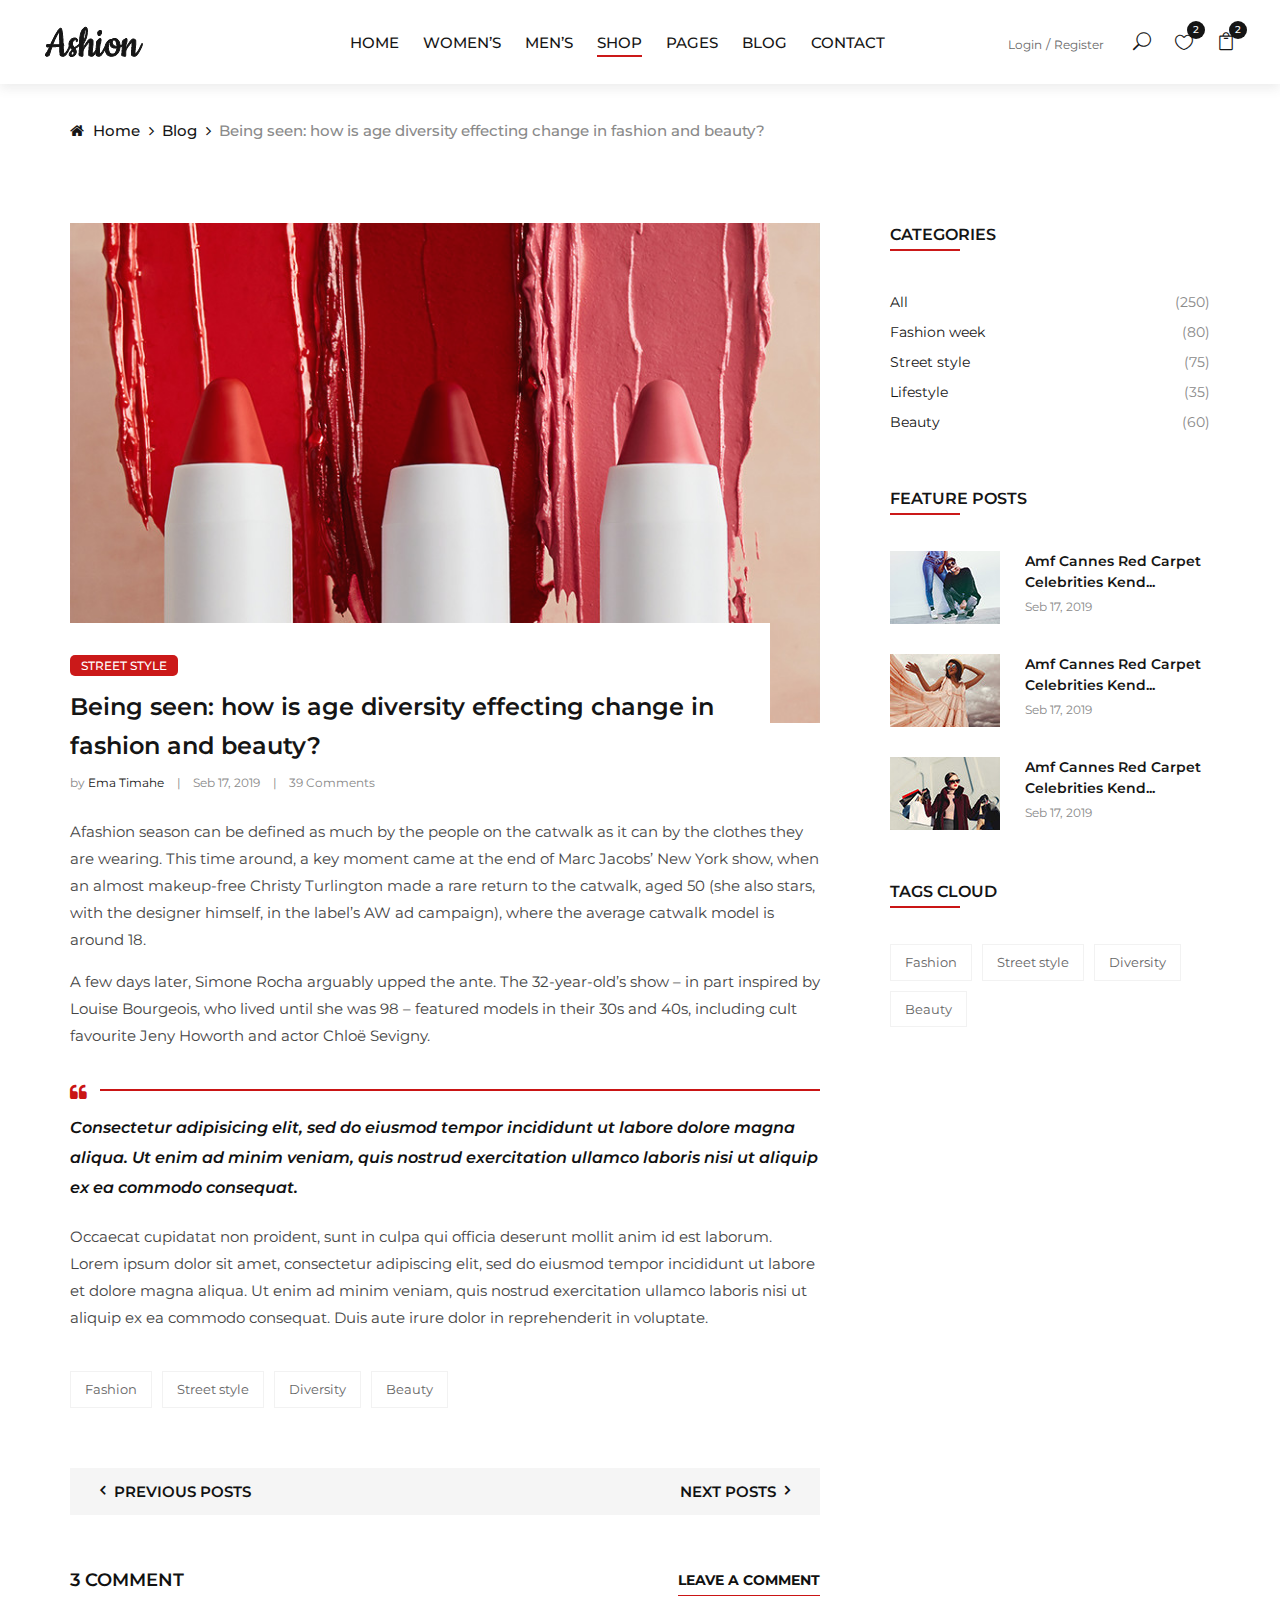
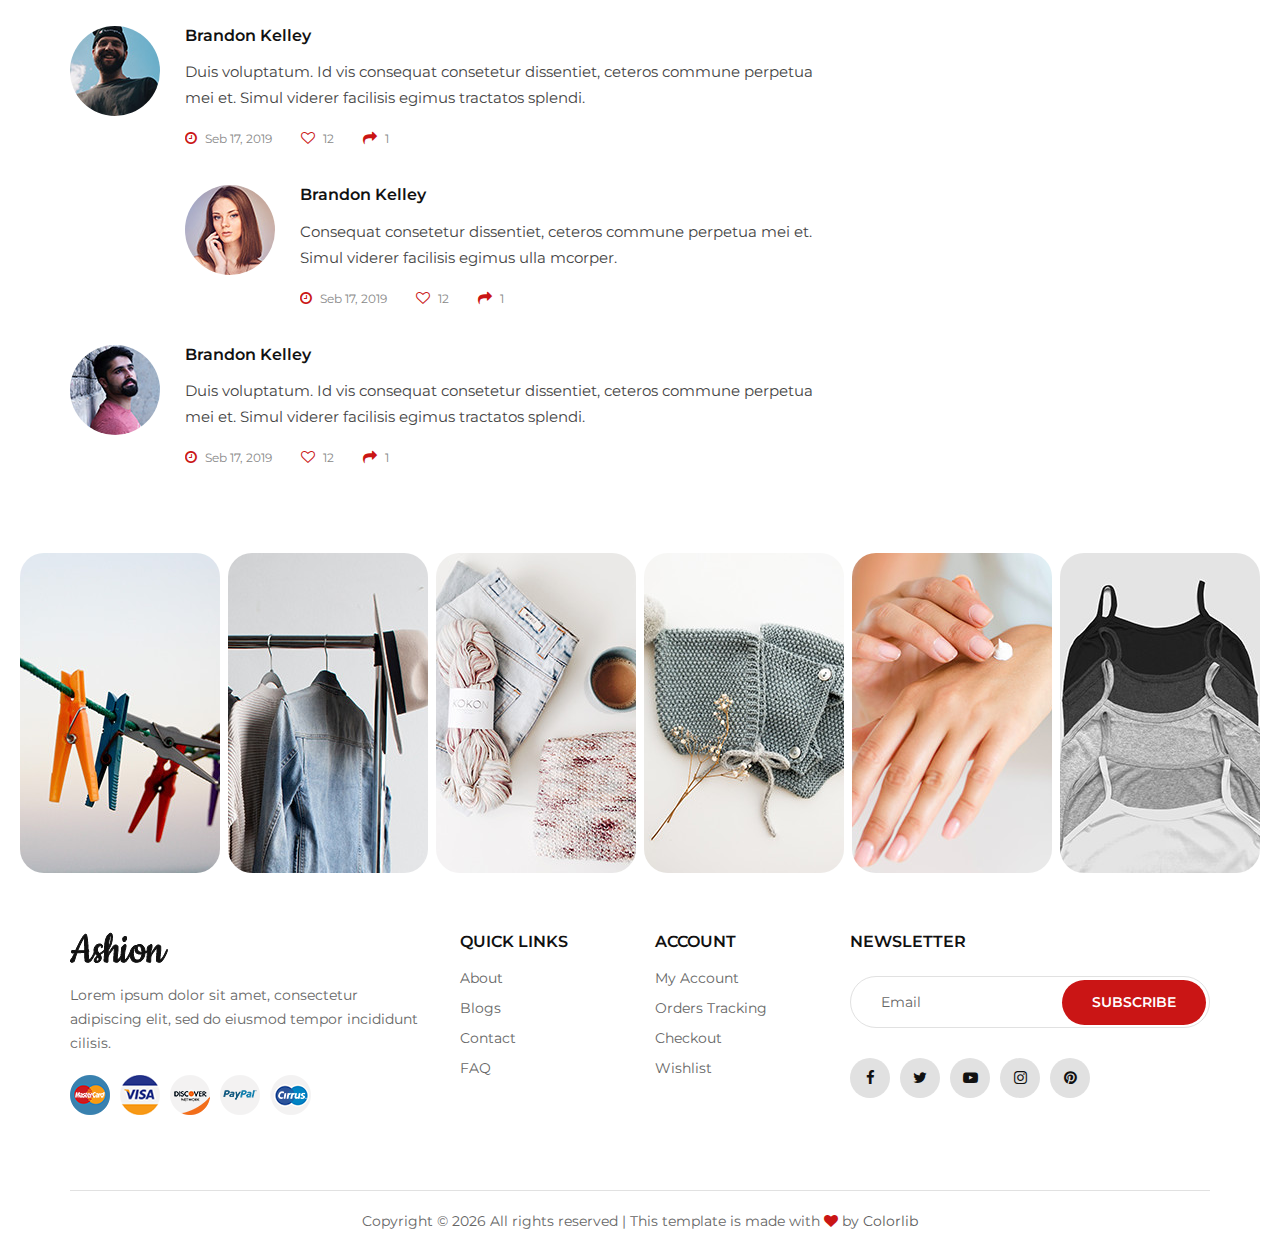
<file: blog-details.html>
<!DOCTYPE html>
<html lang="zxx">

<head>
    <meta charset="UTF-8">
    <meta name="description" content="Ashion Template">
    <meta name="keywords" content="Ashion, unica, creative, html">
    <meta name="viewport" content="width=device-width, initial-scale=1.0">
    <meta http-equiv="X-UA-Compatible" content="ie=edge">
    <title>Ashion | Template</title>

    <!-- Google Font -->
    <link href="https://fonts.googleapis.com/css2?family=Cookie&display=swap" rel="stylesheet">
    <link href="https://fonts.googleapis.com/css2?family=Montserrat:wght@400;500;600;700;800;900&display=swap"
    rel="stylesheet">

    <!-- Css Styles -->
    <link rel="stylesheet" href="css/bootstrap.min.css" type="text/css">
    <link rel="stylesheet" href="css/font-awesome.min.css" type="text/css">
    <link rel="stylesheet" href="css/elegant-icons.css" type="text/css">
    <link rel="stylesheet" href="css/jquery-ui.min.css" type="text/css">
    <link rel="stylesheet" href="css/magnific-popup.css" type="text/css">
    <link rel="stylesheet" href="css/owl.carousel.min.css" type="text/css">
    <link rel="stylesheet" href="css/slicknav.min.css" type="text/css">
    <link rel="stylesheet" href="css/style.css" type="text/css">
</head>

<body>
    <!-- Page Preloder -->
    <div id="preloder">
        <div class="loader"></div>
    </div>

    <!-- Offcanvas Menu Begin -->
    <div class="offcanvas-menu-overlay"></div>
    <div class="offcanvas-menu-wrapper">
        <div class="offcanvas__close">+</div>
        <ul class="offcanvas__widget">
            <li><span class="icon_search search-switch"></span></li>
            <li><a href="#"><span class="icon_heart_alt"></span>
                <div class="tip">2</div>
            </a></li>
            <li><a href="#"><span class="icon_bag_alt"></span>
                <div class="tip">2</div>
            </a></li>
        </ul>
        <div class="offcanvas__logo">
            <a href="./index.html"><img src="img/logo.png" alt=""></a>
        </div>
        <div id="mobile-menu-wrap"></div>
        <div class="offcanvas__auth">
            <a href="#">Login</a>
            <a href="#">Register</a>
        </div>
    </div>
    <!-- Offcanvas Menu End -->

    <!-- Header Section Begin -->
    <header class="header">
        <div class="container-fluid">
            <div class="row">
                <div class="col-xl-3 col-lg-2">
                    <div class="header__logo">
                        <a href="./index.html"><img src="img/logo.png" alt=""></a>
                    </div>
                </div>
                <div class="col-xl-6 col-lg-7">
                    <nav class="header__menu">
                        <ul>
                            <li><a href="./index.html">Home</a></li>
                            <li><a href="#">Women’s</a></li>
                            <li><a href="#">Men’s</a></li>
                            <li class="active"><a href="./shop.html">Shop</a></li>
                            <li><a href="#">Pages</a>
                                <ul class="dropdown">
                                    <li><a href="./product-details.html">Product Details</a></li>
                                    <li><a href="./shop-cart.html">Shop Cart</a></li>
                                    <li><a href="./checkout.html">Checkout</a></li>
                                    <li><a href="./blog-details.html">Blog Details</a></li>
                                </ul>
                            </li>
                            <li><a href="./blog.html">Blog</a></li>
                            <li><a href="./contact.html">Contact</a></li>
                        </ul>
                    </nav>
                </div>
                <div class="col-lg-3">
                    <div class="header__right">
                        <div class="header__right__auth">
                            <a href="#">Login</a>
                            <a href="#">Register</a>
                        </div>
                        <ul class="header__right__widget">
                            <li><span class="icon_search search-switch"></span></li>
                            <li><a href="#"><span class="icon_heart_alt"></span>
                                <div class="tip">2</div>
                            </a></li>
                            <li><a href="#"><span class="icon_bag_alt"></span>
                                <div class="tip">2</div>
                            </a></li>
                        </ul>
                    </div>
                </div>
            </div>
            <div class="canvas__open">
                <i class="fa fa-bars"></i>
            </div>
        </div>
    </header>
    <!-- Header Section End -->

    <!-- Breadcrumb Begin -->
    <div class="breadcrumb-option">
        <div class="container">
            <div class="row">
                <div class="col-lg-12">
                    <div class="breadcrumb__links">
                        <a href="./index.html"><i class="fa fa-home"></i> Home</a>
                        <a href="./blog.html">Blog</a>
                        <span>Being seen: how is age diversity effecting change in fashion and beauty?</span>
                    </div>
                </div>
            </div>
        </div>
    </div>
    <!-- Breadcrumb End -->

    <!-- Blog Details Section Begin -->
    <section class="blog-details spad">
        <div class="container">
            <div class="row">
                <div class="col-lg-8 col-md-8">
                    <div class="blog__details__content">
                        <div class="blog__details__item">
                            <img src="img/blog/details/blog-details.jpg" alt="">
                            <div class="blog__details__item__title">
                                <span class="tip">Street style</span>
                                <h4>Being seen: how is age diversity effecting change in fashion and beauty?</h4>
                                <ul>
                                    <li>by <span>Ema Timahe</span></li>
                                    <li>Seb 17, 2019</li>
                                    <li>39 Comments</li>
                                </ul>
                            </div>
                        </div>
                        <div class="blog__details__desc">
                            <p>Afashion season can be defined as much by the people on the catwalk as it can by the
                                clothes they are wearing. This time around, a key moment came at the end of Marc Jacobs’
                                New York show, when an almost makeup-free Christy Turlington made a rare return to the
                                catwalk, aged 50 (she also stars, with the designer himself, in the label’s AW ad
                            campaign), where the average catwalk model is around 18.</p>
                            <p>A few days later, Simone Rocha arguably upped the ante. The 32-year-old’s show – in part
                                inspired by Louise Bourgeois, who lived until she was 98 – featured models in their 30s
                            and 40s, including cult favourite Jeny Howorth and actor Chloë Sevigny.</p>
                        </div>
                        <div class="blog__details__quote">
                            <div class="icon"><i class="fa fa-quote-left"></i></div>
                            <p>Consectetur adipisicing elit, sed do eiusmod tempor incididunt ut labore dolore magna
                                aliqua. Ut enim ad minim veniam, quis nostrud exercitation ullamco laboris nisi ut
                            aliquip ex ea commodo consequat.</p>
                        </div>
                        <div class="blog__details__desc">
                            <p>Occaecat cupidatat non proident, sunt in culpa qui officia deserunt mollit anim id est
                                laborum. Lorem ipsum dolor sit amet, consectetur adipiscing elit, sed do eiusmod tempor
                                incididunt ut labore et dolore magna aliqua. Ut enim ad minim veniam, quis nostrud
                                exercitation ullamco laboris nisi ut aliquip ex ea commodo consequat. Duis aute irure
                            dolor in reprehenderit in voluptate.</p>
                        </div>
                        <div class="blog__details__tags">
                            <a href="#">Fashion</a>
                            <a href="#">Street style</a>
                            <a href="#">Diversity</a>
                            <a href="#">Beauty</a>
                        </div>
                        <div class="blog__details__btns">
                            <div class="row">
                                <div class="col-lg-6 col-md-6 col-sm-6">
                                    <div class="blog__details__btn__item">
                                        <h6><a href="#"><i class="fa fa-angle-left"></i> Previous posts</a></h6>
                                    </div>
                                </div>
                                <div class="col-lg-6 col-md-6 col-sm-6">
                                    <div class="blog__details__btn__item blog__details__btn__item--next">
                                        <h6><a href="#">Next posts <i class="fa fa-angle-right"></i></a></h6>
                                    </div>
                                </div>
                            </div>
                        </div>
                        <div class="blog__details__comment">
                            <h5>3 Comment</h5>
                            <a href="#" class="leave-btn">Leave a comment</a>
                            <div class="blog__comment__item">
                                <div class="blog__comment__item__pic">
                                    <img src="img/blog/details/comment-1.jpg" alt="">
                                </div>
                                <div class="blog__comment__item__text">
                                    <h6>Brandon Kelley</h6>
                                    <p>Duis voluptatum. Id vis consequat consetetur dissentiet, ceteros commune perpetua
                                    mei et. Simul viderer facilisis egimus tractatos splendi.</p>
                                    <ul>
                                        <li><i class="fa fa-clock-o"></i> Seb 17, 2019</li>
                                        <li><i class="fa fa-heart-o"></i> 12</li>
                                        <li><i class="fa fa-share"></i> 1</li>
                                    </ul>
                                </div>
                            </div>
                            <div class="blog__comment__item blog__comment__item--reply">
                                <div class="blog__comment__item__pic">
                                    <img src="img/blog/details/comment-2.jpg" alt="">
                                </div>
                                <div class="blog__comment__item__text">
                                    <h6>Brandon Kelley</h6>
                                    <p>Consequat consetetur dissentiet, ceteros commune perpetua mei et. Simul viderer
                                    facilisis egimus ulla mcorper.</p>
                                    <ul>
                                        <li><i class="fa fa-clock-o"></i> Seb 17, 2019</li>
                                        <li><i class="fa fa-heart-o"></i> 12</li>
                                        <li><i class="fa fa-share"></i> 1</li>
                                    </ul>
                                </div>
                            </div>
                            <div class="blog__comment__item">
                                <div class="blog__comment__item__pic">
                                    <img src="img/blog/details/comment-3.jpg" alt="">
                                </div>
                                <div class="blog__comment__item__text">
                                    <h6>Brandon Kelley</h6>
                                    <p>Duis voluptatum. Id vis consequat consetetur dissentiet, ceteros commune perpetua
                                    mei et. Simul viderer facilisis egimus tractatos splendi.</p>
                                    <ul>
                                        <li><i class="fa fa-clock-o"></i> Seb 17, 2019</li>
                                        <li><i class="fa fa-heart-o"></i> 12</li>
                                        <li><i class="fa fa-share"></i> 1</li>
                                    </ul>
                                </div>
                            </div>
                        </div>
                    </div>
                </div>
                <div class="col-lg-4 col-md-4">
                    <div class="blog__sidebar">
                        <div class="blog__sidebar__item">
                            <div class="section-title">
                                <h4>Categories</h4>
                            </div>
                            <ul>
                                <li><a href="#">All <span>(250)</span></a></li>
                                <li><a href="#">Fashion week <span>(80)</span></a></li>
                                <li><a href="#">Street style <span>(75)</span></a></li>
                                <li><a href="#">Lifestyle <span>(35)</span></a></li>
                                <li><a href="#">Beauty <span>(60)</span></a></li>
                            </ul>
                        </div>
                        <div class="blog__sidebar__item">
                            <div class="section-title">
                                <h4>Feature posts</h4>
                            </div>
                            <a href="#" class="blog__feature__item">
                                <div class="blog__feature__item__pic">
                                    <img src="img/blog/sidebar/fp-1.jpg" alt="">
                                </div>
                                <div class="blog__feature__item__text">
                                    <h6>Amf Cannes Red Carpet Celebrities Kend...</h6>
                                    <span>Seb 17, 2019</span>
                                </div>
                            </a>
                            <a href="#" class="blog__feature__item">
                                <div class="blog__feature__item__pic">
                                    <img src="img/blog/sidebar/fp-2.jpg" alt="">
                                </div>
                                <div class="blog__feature__item__text">
                                    <h6>Amf Cannes Red Carpet Celebrities Kend...</h6>
                                    <span>Seb 17, 2019</span>
                                </div>
                            </a>
                            <a href="#" class="blog__feature__item">
                                <div class="blog__feature__item__pic">
                                    <img src="img/blog/sidebar/fp-3.jpg" alt="">
                                </div>
                                <div class="blog__feature__item__text">
                                    <h6>Amf Cannes Red Carpet Celebrities Kend...</h6>
                                    <span>Seb 17, 2019</span>
                                </div>
                            </a>
                        </div>
                        <div class="blog__sidebar__item">
                            <div class="section-title">
                                <h4>Tags cloud</h4>
                            </div>
                            <div class="blog__sidebar__tags">
                                <a href="#">Fashion</a>
                                <a href="#">Street style</a>
                                <a href="#">Diversity</a>
                                <a href="#">Beauty</a>
                            </div>
                        </div>
                    </div>
                </div>
            </div>
        </div>
    </section>
    <!-- Blog Details Section End -->

    <!-- Instagram Begin -->
    <div class="instagram">
        <div class="container-fluid">
            <div class="row">
                <div class="col-lg-2 col-md-4 col-sm-4 col-md-6 col-sm-6 p-0">
                    <div class="instagram__item set-bg" data-setbg="img/instagram/insta-1.jpg">
                        <div class="instagram__text">
                            <i class="fa fa-instagram"></i>
                            <a href="#">@ ashion_shop</a>
                        </div>
                    </div>
                </div>
                <div class="col-lg-2 col-md-4 col-sm-4 col-md-6 col-sm-6 p-0">
                    <div class="instagram__item set-bg" data-setbg="img/instagram/insta-2.jpg">
                        <div class="instagram__text">
                            <i class="fa fa-instagram"></i>
                            <a href="#">@ ashion_shop</a>
                        </div>
                    </div>
                </div>
                <div class="col-lg-2 col-md-4 col-sm-4 col-md-6 col-sm-6 p-0">
                    <div class="instagram__item set-bg" data-setbg="img/instagram/insta-3.jpg">
                        <div class="instagram__text">
                            <i class="fa fa-instagram"></i>
                            <a href="#">@ ashion_shop</a>
                        </div>
                    </div>
                </div>
                <div class="col-lg-2 col-md-4 col-sm-4 col-md-6 col-sm-6 p-0">
                    <div class="instagram__item set-bg" data-setbg="img/instagram/insta-4.jpg">
                        <div class="instagram__text">
                            <i class="fa fa-instagram"></i>
                            <a href="#">@ ashion_shop</a>
                        </div>
                    </div>
                </div>
                <div class="col-lg-2 col-md-4 col-sm-4 col-md-6 col-sm-6 p-0">
                    <div class="instagram__item set-bg" data-setbg="img/instagram/insta-5.jpg">
                        <div class="instagram__text">
                            <i class="fa fa-instagram"></i>
                            <a href="#">@ ashion_shop</a>
                        </div>
                    </div>
                </div>
                <div class="col-lg-2 col-md-4 col-sm-4 col-md-6 col-sm-6 p-0">
                    <div class="instagram__item set-bg" data-setbg="img/instagram/insta-6.jpg">
                        <div class="instagram__text">
                            <i class="fa fa-instagram"></i>
                            <a href="#">@ ashion_shop</a>
                        </div>
                    </div>
                </div>
            </div>
        </div>
    </div>
    <!-- Instagram End -->

    <!-- Footer Section Begin -->
    <footer class="footer">
        <div class="container">
            <div class="row">
                <div class="col-lg-4 col-md-6 col-sm-7">
                    <div class="footer__about">
                        <div class="footer__logo">
                            <a href="./index.html"><img src="img/logo.png" alt=""></a>
                        </div>
                        <p>Lorem ipsum dolor sit amet, consectetur adipiscing elit, sed do eiusmod tempor incididunt
                        cilisis.</p>
                        <div class="footer__payment">
                            <a href="#"><img src="img/payment/payment-1.png" alt=""></a>
                            <a href="#"><img src="img/payment/payment-2.png" alt=""></a>
                            <a href="#"><img src="img/payment/payment-3.png" alt=""></a>
                            <a href="#"><img src="img/payment/payment-4.png" alt=""></a>
                            <a href="#"><img src="img/payment/payment-5.png" alt=""></a>
                        </div>
                    </div>
                </div>
                <div class="col-lg-2 col-md-3 col-sm-5">
                    <div class="footer__widget">
                        <h6>Quick links</h6>
                        <ul>
                            <li><a href="#">About</a></li>
                            <li><a href="#">Blogs</a></li>
                            <li><a href="#">Contact</a></li>
                            <li><a href="#">FAQ</a></li>
                        </ul>
                    </div>
                </div>
                <div class="col-lg-2 col-md-3 col-sm-4">
                    <div class="footer__widget">
                        <h6>Account</h6>
                        <ul>
                            <li><a href="#">My Account</a></li>
                            <li><a href="#">Orders Tracking</a></li>
                            <li><a href="#">Checkout</a></li>
                            <li><a href="#">Wishlist</a></li>
                        </ul>
                    </div>
                </div>
                <div class="col-lg-4 col-md-8 col-sm-8">
                    <div class="footer__newslatter">
                        <h6>NEWSLETTER</h6>
                        <form action="#">
                            <input type="text" placeholder="Email">
                            <button type="submit" class="site-btn">Subscribe</button>
                        </form>
                        <div class="footer__social">
                            <a href="#"><i class="fa fa-facebook"></i></a>
                            <a href="#"><i class="fa fa-twitter"></i></a>
                            <a href="#"><i class="fa fa-youtube-play"></i></a>
                            <a href="#"><i class="fa fa-instagram"></i></a>
                            <a href="#"><i class="fa fa-pinterest"></i></a>
                        </div>
                    </div>
                </div>
            </div>
            <div class="row">
                <div class="col-lg-12">
                    <!-- Link back to Colorlib can't be removed. Template is licensed under CC BY 3.0. -->
                    <div class="footer__copyright__text">
                        <p>Copyright &copy; <script>document.write(new Date().getFullYear());</script> All rights reserved | This template is made with <i class="fa fa-heart" aria-hidden="true"></i> by <a href="https://colorlib.com" target="_blank">Colorlib</a></p>
                    </div>
                    <!-- Link back to Colorlib can't be removed. Template is licensed under CC BY 3.0. -->
                </div>
            </div>
        </div>
    </footer>
    <!-- Footer Section End -->

    <!-- Search Begin -->
    <div class="search-model">
        <div class="h-100 d-flex align-items-center justify-content-center">
            <div class="search-close-switch">+</div>
            <form class="search-model-form">
                <input type="text" id="search-input" placeholder="Search here.....">
            </form>
        </div>
    </div>
    <!-- Search End -->

    <!-- Js Plugins -->
    <script src="js/jquery-3.3.1.min.js"></script>
    <script src="js/bootstrap.min.js"></script>
    <script src="js/jquery.magnific-popup.min.js"></script>
    <script src="js/jquery-ui.min.js"></script>
    <script src="js/mixitup.min.js"></script>
    <script src="js/jquery.countdown.min.js"></script>
    <script src="js/jquery.slicknav.js"></script>
    <script src="js/owl.carousel.min.js"></script>
    <script src="js/jquery.nicescroll.min.js"></script>
    <script src="js/main.js"></script>
</body>

</html>
</file>
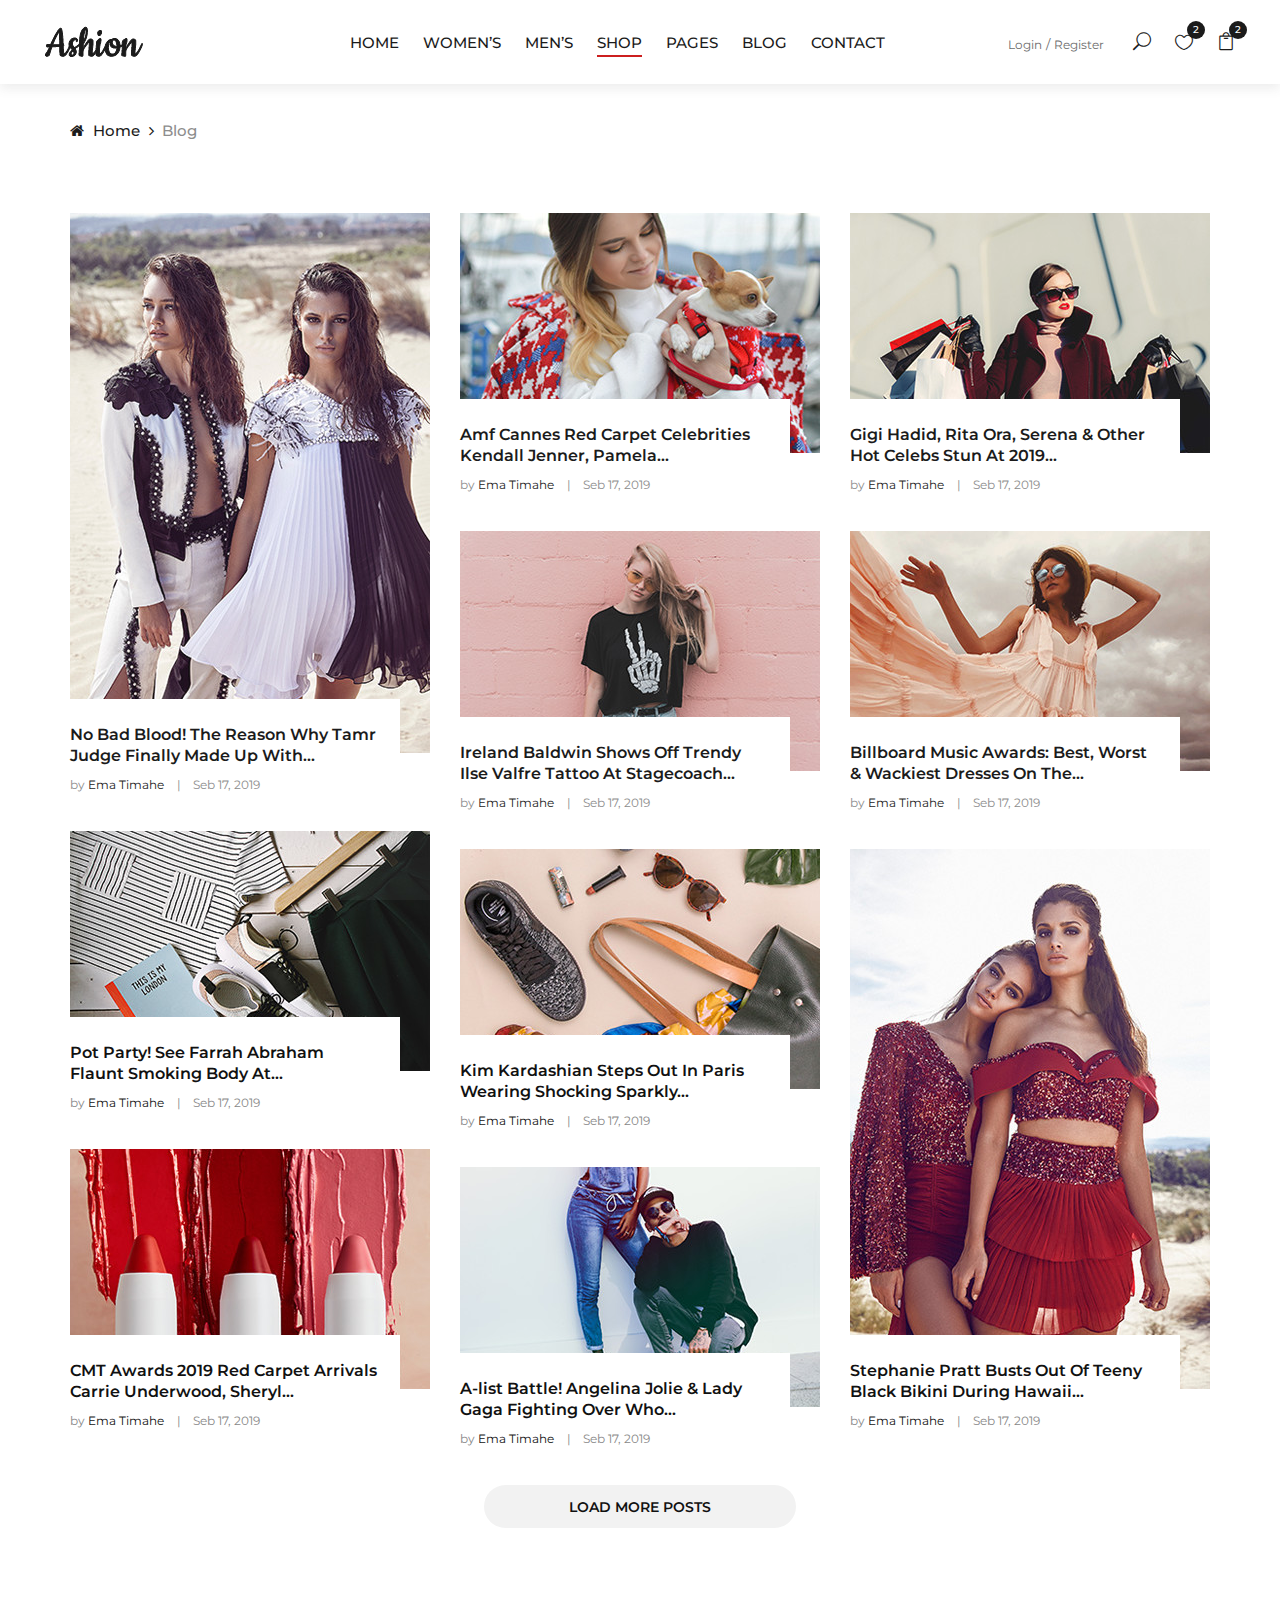
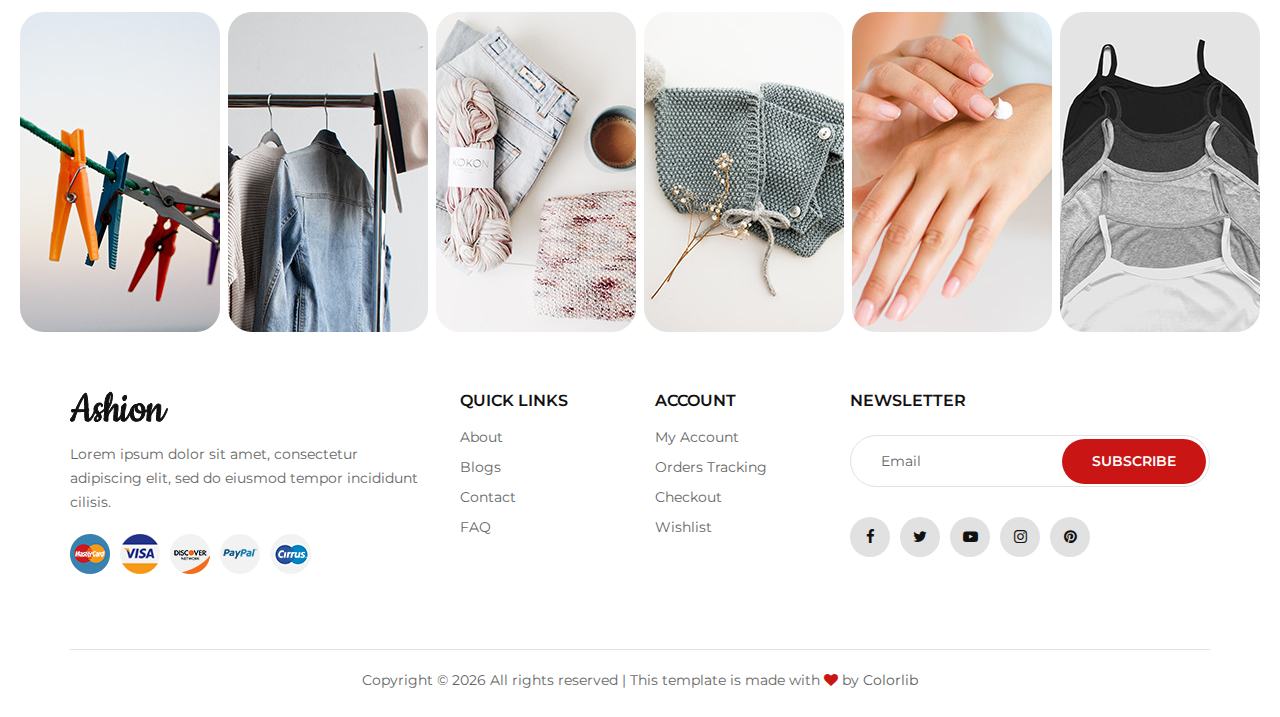
<file: blog.html>
<!DOCTYPE html>
<html lang="zxx">

<head>
    <meta charset="UTF-8">
    <meta name="description" content="Ashion Template">
    <meta name="keywords" content="Ashion, unica, creative, html">
    <meta name="viewport" content="width=device-width, initial-scale=1.0">
    <meta http-equiv="X-UA-Compatible" content="ie=edge">
    <title>Ashion | Template</title>

    <!-- Google Font -->
    <link href="https://fonts.googleapis.com/css2?family=Cookie&display=swap" rel="stylesheet">
    <link href="https://fonts.googleapis.com/css2?family=Montserrat:wght@400;500;600;700;800;900&display=swap"
    rel="stylesheet">

    <!-- Css Styles -->
    <link rel="stylesheet" href="css/bootstrap.min.css" type="text/css">
    <link rel="stylesheet" href="css/font-awesome.min.css" type="text/css">
    <link rel="stylesheet" href="css/elegant-icons.css" type="text/css">
    <link rel="stylesheet" href="css/jquery-ui.min.css" type="text/css">
    <link rel="stylesheet" href="css/magnific-popup.css" type="text/css">
    <link rel="stylesheet" href="css/owl.carousel.min.css" type="text/css">
    <link rel="stylesheet" href="css/slicknav.min.css" type="text/css">
    <link rel="stylesheet" href="css/style.css" type="text/css">
</head>

<body>
    <!-- Page Preloder -->
    <div id="preloder">
        <div class="loader"></div>
    </div>

    <!-- Offcanvas Menu Begin -->
    <div class="offcanvas-menu-overlay"></div>
    <div class="offcanvas-menu-wrapper">
        <div class="offcanvas__close">+</div>
        <ul class="offcanvas__widget">
            <li><span class="icon_search search-switch"></span></li>
            <li><a href="#"><span class="icon_heart_alt"></span>
                <div class="tip">2</div>
            </a></li>
            <li><a href="#"><span class="icon_bag_alt"></span>
                <div class="tip">2</div>
            </a></li>
        </ul>
        <div class="offcanvas__logo">
            <a href="./index.html"><img src="img/logo.png" alt=""></a>
        </div>
        <div id="mobile-menu-wrap"></div>
        <div class="offcanvas__auth">
            <a href="#">Login</a>
            <a href="#">Register</a>
        </div>
    </div>
    <!-- Offcanvas Menu End -->

    <!-- Header Section Begin -->
    <header class="header">
        <div class="container-fluid">
            <div class="row">
                <div class="col-xl-3 col-lg-2">
                    <div class="header__logo">
                        <a href="./index.html"><img src="img/logo.png" alt=""></a>
                    </div>
                </div>
                <div class="col-xl-6 col-lg-7">
                    <nav class="header__menu">
                        <ul>
                            <li><a href="./index.html">Home</a></li>
                            <li><a href="#">Women’s</a></li>
                            <li><a href="#">Men’s</a></li>
                            <li class="active"><a href="./shop.html">Shop</a></li>
                            <li><a href="#">Pages</a>
                                <ul class="dropdown">
                                    <li><a href="./product-details.html">Product Details</a></li>
                                    <li><a href="./shop-cart.html">Shop Cart</a></li>
                                    <li><a href="./checkout.html">Checkout</a></li>
                                    <li><a href="./blog-details.html">Blog Details</a></li>
                                </ul>
                            </li>
                            <li><a href="./blog.html">Blog</a></li>
                            <li><a href="./contact.html">Contact</a></li>
                        </ul>
                    </nav>
                </div>
                <div class="col-lg-3">
                    <div class="header__right">
                        <div class="header__right__auth">
                            <a href="#">Login</a>
                            <a href="#">Register</a>
                        </div>
                        <ul class="header__right__widget">
                            <li><span class="icon_search search-switch"></span></li>
                            <li><a href="#"><span class="icon_heart_alt"></span>
                                <div class="tip">2</div>
                            </a></li>
                            <li><a href="#"><span class="icon_bag_alt"></span>
                                <div class="tip">2</div>
                            </a></li>
                        </ul>
                    </div>
                </div>
            </div>
            <div class="canvas__open">
                <i class="fa fa-bars"></i>
            </div>
        </div>
    </header>
    <!-- Header Section End -->

    <!-- Breadcrumb Begin -->
    <div class="breadcrumb-option">
        <div class="container">
            <div class="row">
                <div class="col-lg-12">
                    <div class="breadcrumb__links">
                        <a href="./index.html"><i class="fa fa-home"></i> Home</a>
                        <span>Blog</span>
                    </div>
                </div>
            </div>
        </div>
    </div>
    <!-- Breadcrumb End -->

    <!-- Blog Section Begin -->
    <section class="blog spad">
        <div class="container">
            <div class="row">
                <div class="col-lg-4 col-md-4 col-sm-6">
                    <div class="blog__item">
                        <div class="blog__item__pic large__item set-bg" data-setbg="img/blog/blog-1.jpg"></div>
                        <div class="blog__item__text">
                            <h6><a href="#">No Bad Blood! The Reason Why Tamr Judge Finally Made Up With...</a></h6>
                            <ul>
                                <li>by <span>Ema Timahe</span></li>
                                <li>Seb 17, 2019</li>
                            </ul>
                        </div>
                    </div>
                    <div class="blog__item">
                        <div class="blog__item__pic set-bg" data-setbg="img/blog/blog-7.jpg"></div>
                        <div class="blog__item__text">
                            <h6><a href="#">Pot Party! See Farrah Abraham Flaunt Smoking Body At...</a></h6>
                            <ul>
                                <li>by <span>Ema Timahe</span></li>
                                <li>Seb 17, 2019</li>
                            </ul>
                        </div>
                    </div>
                    <div class="blog__item">
                        <div class="blog__item__pic set-bg" data-setbg="img/blog/blog-9.jpg"></div>
                        <div class="blog__item__text">
                            <h6><a href="#">CMT Awards 2019 Red Carpet Arrivals Carrie Underwood, Sheryl...</a></h6>
                            <ul>
                                <li>by <span>Ema Timahe</span></li>
                                <li>Seb 17, 2019</li>
                            </ul>
                        </div>
                    </div>
                </div>
                <div class="col-lg-4 col-md-4 col-sm-6">
                    <div class="blog__item">
                        <div class="blog__item__pic set-bg" data-setbg="img/blog/blog-2.jpg"></div>
                        <div class="blog__item__text">
                            <h6><a href="#">Amf Cannes Red Carpet Celebrities Kendall Jenner, Pamela...</a></h6>
                            <ul>
                                <li>by <span>Ema Timahe</span></li>
                                <li>Seb 17, 2019</li>
                            </ul>
                        </div>
                    </div>
                    <div class="blog__item">
                        <div class="blog__item__pic set-bg" data-setbg="img/blog/blog-4.jpg"></div>
                        <div class="blog__item__text">
                            <h6><a href="#">Ireland Baldwin Shows Off Trendy Ilse Valfre Tattoo At Stagecoach...</a>
                            </h6>
                            <ul>
                                <li>by <span>Ema Timahe</span></li>
                                <li>Seb 17, 2019</li>
                            </ul>
                        </div>
                    </div>
                    <div class="blog__item">
                        <div class="blog__item__pic set-bg" data-setbg="img/blog/blog-8.jpg"></div>
                        <div class="blog__item__text">
                            <h6><a href="#">Kim Kardashian Steps Out In Paris Wearing Shocking Sparkly...</a></h6>
                            <ul>
                                <li>by <span>Ema Timahe</span></li>
                                <li>Seb 17, 2019</li>
                            </ul>
                        </div>
                    </div>
                    <div class="blog__item">
                        <div class="blog__item__pic set-bg" data-setbg="img/blog/blog-10.jpg"></div>
                        <div class="blog__item__text">
                            <h6><a href="#">A-list Battle! Angelina Jolie & Lady Gaga Fighting Over Who...</a></h6>
                            <ul>
                                <li>by <span>Ema Timahe</span></li>
                                <li>Seb 17, 2019</li>
                            </ul>
                        </div>
                    </div>
                </div>
                <div class="col-lg-4 col-md-4 col-sm-6">
                    <div class="blog__item">
                        <div class="blog__item__pic set-bg" data-setbg="img/blog/blog-3.jpg"></div>
                        <div class="blog__item__text">
                            <h6><a href="#">Gigi Hadid, Rita Ora, Serena & Other Hot Celebs Stun At 2019...</a></h6>
                            <ul>
                                <li>by <span>Ema Timahe</span></li>
                                <li>Seb 17, 2019</li>
                            </ul>
                        </div>
                    </div>
                    <div class="blog__item">
                        <div class="blog__item__pic set-bg" data-setbg="img/blog/blog-5.jpg"></div>
                        <div class="blog__item__text">
                            <h6><a href="#">Billboard Music Awards: Best, Worst & Wackiest Dresses On The...</a></h6>
                            <ul>
                                <li>by <span>Ema Timahe</span></li>
                                <li>Seb 17, 2019</li>
                            </ul>
                        </div>
                    </div>
                    <div class="blog__item">
                        <div class="blog__item__pic large__item set-bg" data-setbg="img/blog/blog-6.jpg"></div>
                        <div class="blog__item__text">
                            <h6><a href="#">Stephanie Pratt Busts Out Of Teeny Black Bikini During Hawaii...</a></h6>
                            <ul>
                                <li>by <span>Ema Timahe</span></li>
                                <li>Seb 17, 2019</li>
                            </ul>
                        </div>
                    </div>
                </div>
                <div class="col-lg-12 text-center">
                    <a href="#" class="primary-btn load-btn">Load more posts</a>
                </div>
            </div>
        </div>
    </section>
    <!-- Blog Section End -->

    <!-- Instagram Begin -->
    <div class="instagram">
        <div class="container-fluid">
            <div class="row">
                <div class="col-lg-2 col-md-4 col-sm-4 p-0">
                    <div class="instagram__item set-bg" data-setbg="img/instagram/insta-1.jpg">
                        <div class="instagram__text">
                            <i class="fa fa-instagram"></i>
                            <a href="#">@ ashion_shop</a>
                        </div>
                    </div>
                </div>
                <div class="col-lg-2 col-md-4 col-sm-4 p-0">
                    <div class="instagram__item set-bg" data-setbg="img/instagram/insta-2.jpg">
                        <div class="instagram__text">
                            <i class="fa fa-instagram"></i>
                            <a href="#">@ ashion_shop</a>
                        </div>
                    </div>
                </div>
                <div class="col-lg-2 col-md-4 col-sm-4 p-0">
                    <div class="instagram__item set-bg" data-setbg="img/instagram/insta-3.jpg">
                        <div class="instagram__text">
                            <i class="fa fa-instagram"></i>
                            <a href="#">@ ashion_shop</a>
                        </div>
                    </div>
                </div>
                <div class="col-lg-2 col-md-4 col-sm-4 p-0">
                    <div class="instagram__item set-bg" data-setbg="img/instagram/insta-4.jpg">
                        <div class="instagram__text">
                            <i class="fa fa-instagram"></i>
                            <a href="#">@ ashion_shop</a>
                        </div>
                    </div>
                </div>
                <div class="col-lg-2 col-md-4 col-sm-4 p-0">
                    <div class="instagram__item set-bg" data-setbg="img/instagram/insta-5.jpg">
                        <div class="instagram__text">
                            <i class="fa fa-instagram"></i>
                            <a href="#">@ ashion_shop</a>
                        </div>
                    </div>
                </div>
                <div class="col-lg-2 col-md-4 col-sm-4 p-0">
                    <div class="instagram__item set-bg" data-setbg="img/instagram/insta-6.jpg">
                        <div class="instagram__text">
                            <i class="fa fa-instagram"></i>
                            <a href="#">@ ashion_shop</a>
                        </div>
                    </div>
                </div>
            </div>
        </div>
    </div>
    <!-- Instagram End -->

    <!-- Footer Section Begin -->
    <footer class="footer">
        <div class="container">
            <div class="row">
                <div class="col-lg-4 col-md-6 col-sm-7">
                    <div class="footer__about">
                        <div class="footer__logo">
                            <a href="./index.html"><img src="img/logo.png" alt=""></a>
                        </div>
                        <p>Lorem ipsum dolor sit amet, consectetur adipiscing elit, sed do eiusmod tempor incididunt
                        cilisis.</p>
                        <div class="footer__payment">
                            <a href="#"><img src="img/payment/payment-1.png" alt=""></a>
                            <a href="#"><img src="img/payment/payment-2.png" alt=""></a>
                            <a href="#"><img src="img/payment/payment-3.png" alt=""></a>
                            <a href="#"><img src="img/payment/payment-4.png" alt=""></a>
                            <a href="#"><img src="img/payment/payment-5.png" alt=""></a>
                        </div>
                    </div>
                </div>
                <div class="col-lg-2 col-md-3 col-sm-5">
                    <div class="footer__widget">
                        <h6>Quick links</h6>
                        <ul>
                            <li><a href="#">About</a></li>
                            <li><a href="#">Blogs</a></li>
                            <li><a href="#">Contact</a></li>
                            <li><a href="#">FAQ</a></li>
                        </ul>
                    </div>
                </div>
                <div class="col-lg-2 col-md-3 col-sm-4">
                    <div class="footer__widget">
                        <h6>Account</h6>
                        <ul>
                            <li><a href="#">My Account</a></li>
                            <li><a href="#">Orders Tracking</a></li>
                            <li><a href="#">Checkout</a></li>
                            <li><a href="#">Wishlist</a></li>
                        </ul>
                    </div>
                </div>
                <div class="col-lg-4 col-md-8 col-sm-8">
                    <div class="footer__newslatter">
                        <h6>NEWSLETTER</h6>
                        <form action="#">
                            <input type="text" placeholder="Email">
                            <button type="submit" class="site-btn">Subscribe</button>
                        </form>
                        <div class="footer__social">
                            <a href="#"><i class="fa fa-facebook"></i></a>
                            <a href="#"><i class="fa fa-twitter"></i></a>
                            <a href="#"><i class="fa fa-youtube-play"></i></a>
                            <a href="#"><i class="fa fa-instagram"></i></a>
                            <a href="#"><i class="fa fa-pinterest"></i></a>
                        </div>
                    </div>
                </div>
            </div>
            <div class="row">
                <div class="col-lg-12">
                    <!-- Link back to Colorlib can't be removed. Template is licensed under CC BY 3.0. -->
                    <div class="footer__copyright__text">
                        <p>Copyright &copy; <script>document.write(new Date().getFullYear());</script> All rights reserved | This template is made with <i class="fa fa-heart" aria-hidden="true"></i> by <a href="https://colorlib.com" target="_blank">Colorlib</a></p>
                    </div>
                    <!-- Link back to Colorlib can't be removed. Template is licensed under CC BY 3.0. -->
                </div>
            </div>
        </div>
    </footer>
    <!-- Footer Section End -->

    <!-- Search Begin -->
    <div class="search-model">
        <div class="h-100 d-flex align-items-center justify-content-center">
            <div class="search-close-switch">+</div>
            <form class="search-model-form">
                <input type="text" id="search-input" placeholder="Search here.....">
            </form>
        </div>
    </div>
    <!-- Search End -->

    <!-- Js Plugins -->
    <script src="js/jquery-3.3.1.min.js"></script>
    <script src="js/bootstrap.min.js"></script>
    <script src="js/jquery.magnific-popup.min.js"></script>
    <script src="js/jquery-ui.min.js"></script>
    <script src="js/mixitup.min.js"></script>
    <script src="js/jquery.countdown.min.js"></script>
    <script src="js/jquery.slicknav.js"></script>
    <script src="js/owl.carousel.min.js"></script>
    <script src="js/jquery.nicescroll.min.js"></script>
    <script src="js/main.js"></script>
</body>

</html>
</file>
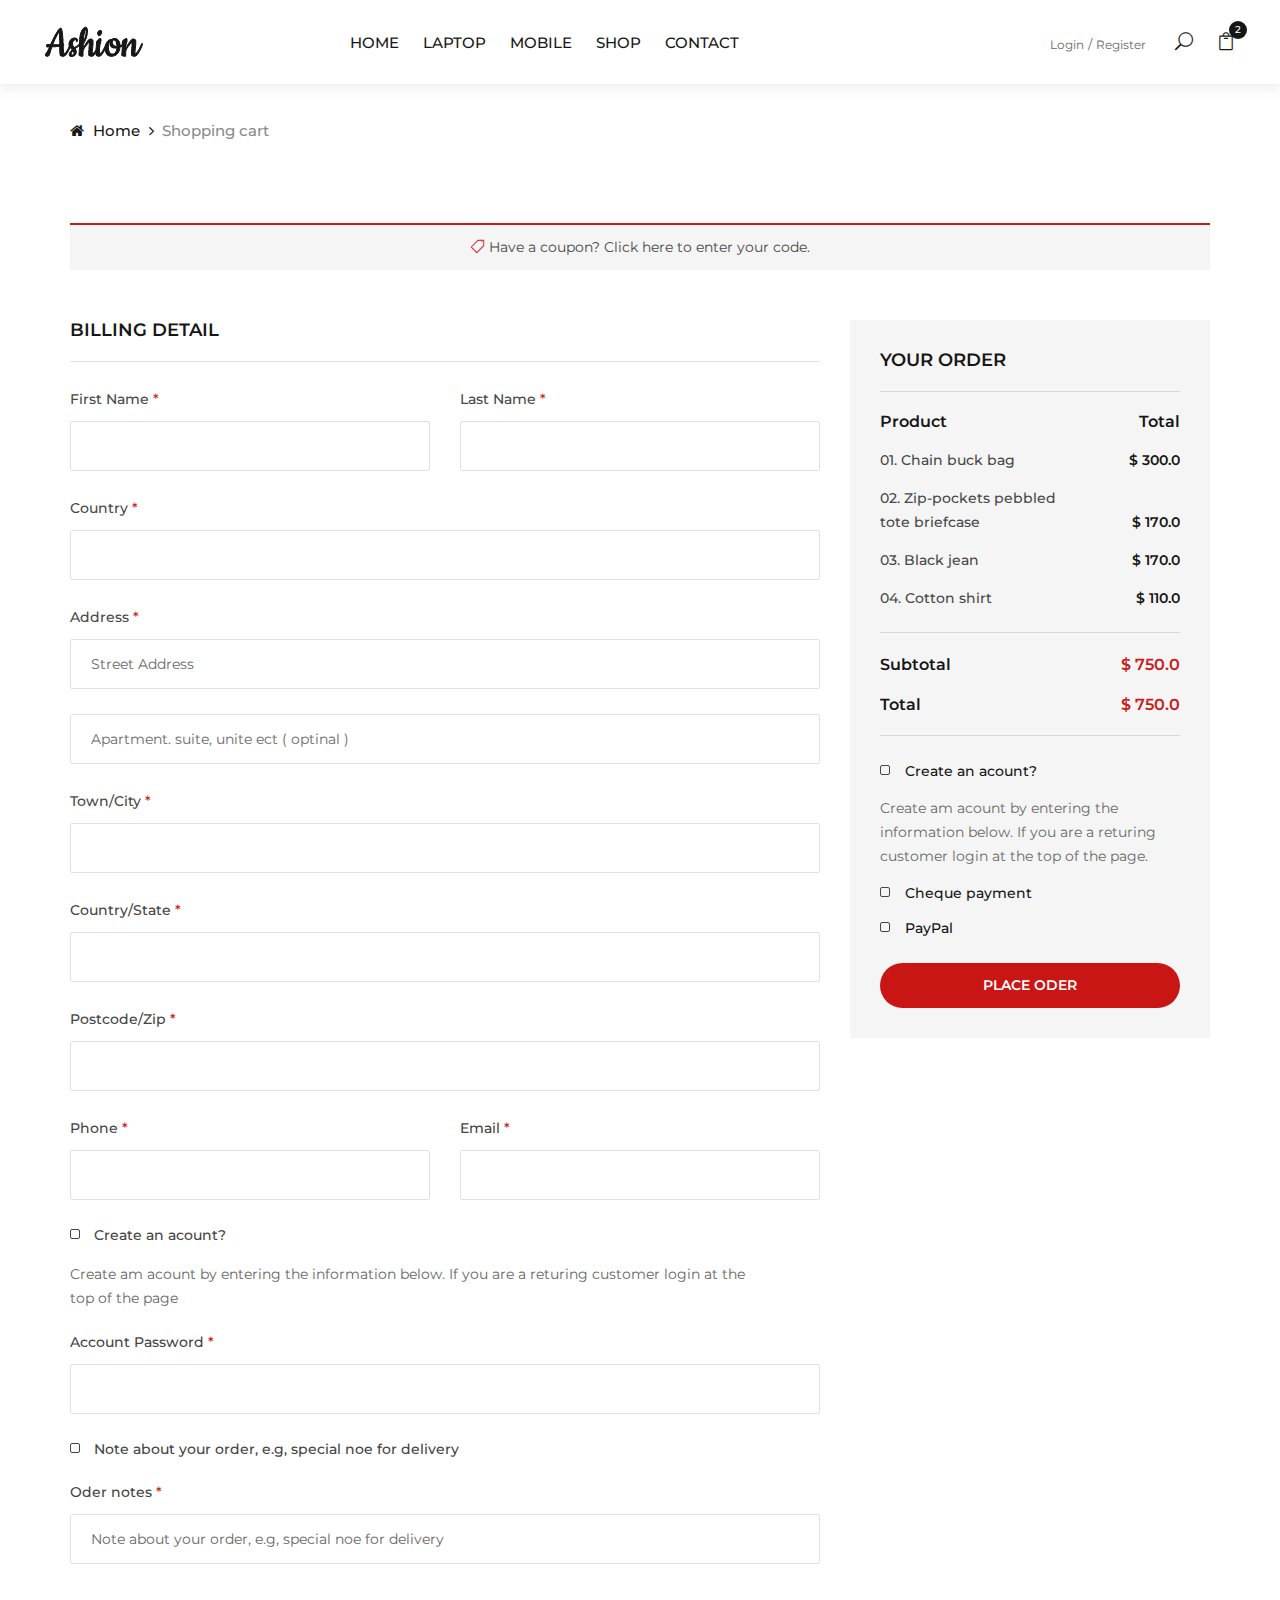
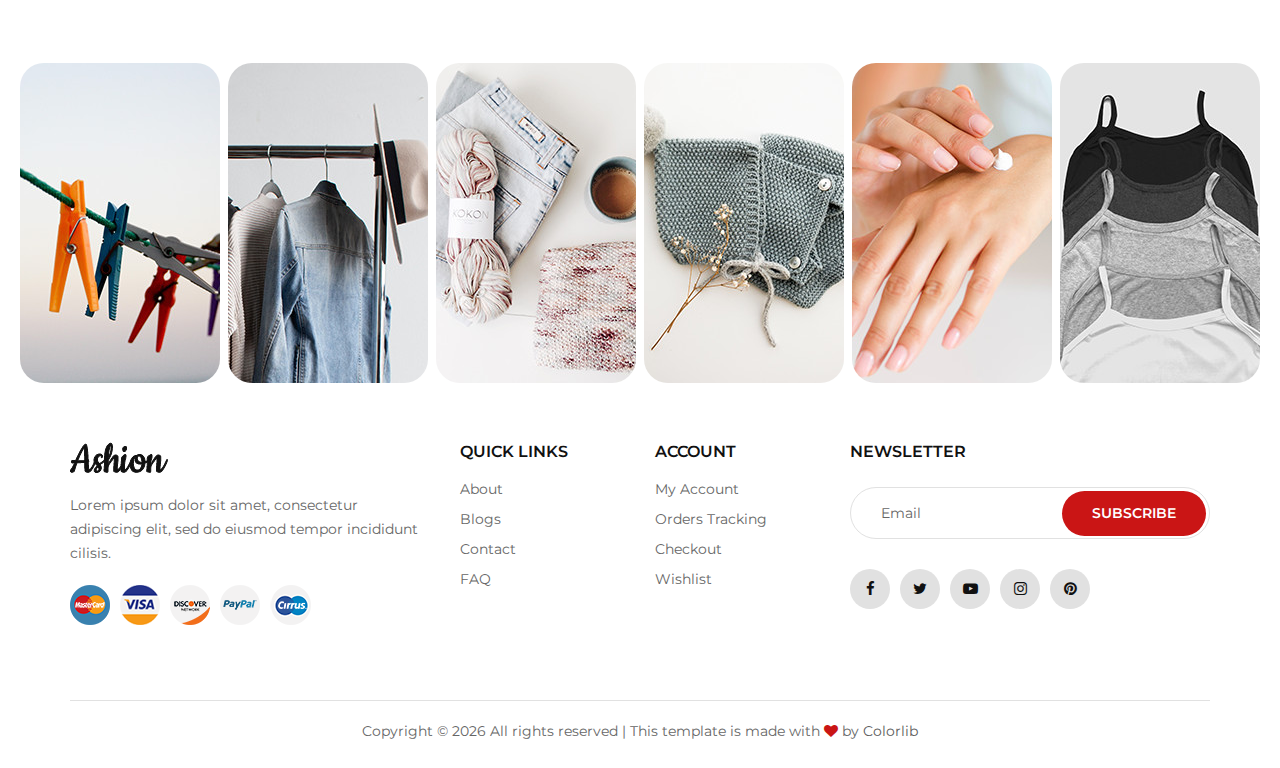
<file: checkout.html>
<!DOCTYPE html>
<html lang="zxx">

<head>
    <meta charset="UTF-8">
    <meta name="description" content="Ashion Template">
    <meta name="keywords" content="Ashion, unica, creative, html">
    <meta name="viewport" content="width=device-width, initial-scale=1.0">
    <meta http-equiv="X-UA-Compatible" content="ie=edge">
    <title>Ashion | Template</title>

    <!-- Google Font -->
    <link href="https://fonts.googleapis.com/css2?family=Cookie&display=swap" rel="stylesheet">
    <link href="https://fonts.googleapis.com/css2?family=Montserrat:wght@400;500;600;700;800;900&display=swap"
        rel="stylesheet">

    <!-- Css Styles -->
    <link rel="stylesheet" href="css/bootstrap.min.css" type="text/css">
    <link rel="stylesheet" href="css/font-awesome.min.css" type="text/css">
    <link rel="stylesheet" href="css/elegant-icons.css" type="text/css">
    <link rel="stylesheet" href="css/jquery-ui.min.css" type="text/css">
    <link rel="stylesheet" href="css/magnific-popup.css" type="text/css">
    <link rel="stylesheet" href="css/owl.carousel.min.css" type="text/css">
    <link rel="stylesheet" href="css/slicknav.min.css" type="text/css">
    <link rel="stylesheet" href="css/style.css" type="text/css">
</head>

<body>
    <!-- Page Preloder -->
    <div id="preloder">
        <div class="loader"></div>
    </div>

    <!-- Offcanvas Menu Begin -->
    <div class="offcanvas-menu-overlay"></div>
    <div class="offcanvas-menu-wrapper">
        <div class="offcanvas__close">+</div>
        <ul class="offcanvas__widget">
            <li><span class="icon_search search-switch"></span></li>
            <li><a href="#"><span class="icon_heart_alt"></span>
                    <div class="tip">2</div>
                </a></li>
            <li><a href="#"><span class="icon_bag_alt"></span>
                    <div class="tip">2</div>
                </a></li>
        </ul>
        <div class="offcanvas__logo">
            <a href="./index.html"><img src="img/logo.png" alt=""></a>
        </div>
        <div id="mobile-menu-wrap"></div>
        <div class="offcanvas__auth">
            <a href="#">Login</a>
            <a href="#">Register</a>
        </div>
    </div>
    <!-- Offcanvas Menu End -->

    <!-- Header Section Begin -->
    <header class="header">
        <div class="container-fluid">
            <div class="row">
                <div class="col-xl-3 col-lg-2">
                    <div class="header__logo">
                        <a href="./index.html"><img src="img/logo.png" alt=""></a>
                    </div>
                </div>
                <div class="col-xl-6 col-lg-7">
                    <nav class="header__menu">
                        <ul>
                            <li><a href="./index.html">Home</a></li>
                            <li><a href="./shop.html">Laptop</a></li>
                            <li><a href="./shop.html">Mobile</a></li>
                            <li><a href="./shop.html">Shop</a></li>
                            <li><a href="./contact.html">Contact</a></li>
                        </ul>
                    </nav>
                </div>
                <div class="col-lg-3">
                    <div class="header__right">
                        <div class="header__right__auth">
                            <a href="#">Login</a>
                            <a href="#">Register</a>
                        </div>
                        <ul class="header__right__widget">
                            <li><span class="icon_search search-switch"></span></li>

                            <li><a href="/shop-cart.html"><span class="icon_bag_alt"></span>
                                    <div class="tip">2</div>
                                </a></li>
                        </ul>
                    </div>
                </div>
            </div>
            <div class="canvas__open">
                <i class="fa fa-bars"></i>
            </div>
        </div>
    </header>
    <!-- Header Section End -->

    <!-- Breadcrumb Begin -->
    <div class="breadcrumb-option">
        <div class="container">
            <div class="row">
                <div class="col-lg-12">
                    <div class="breadcrumb__links">
                        <a href="./index.html"><i class="fa fa-home"></i> Home</a>
                        <span>Shopping cart</span>
                    </div>
                </div>
            </div>
        </div>
    </div>
    <!-- Breadcrumb End -->

    <!-- Checkout Section Begin -->
    <section class="checkout spad">
        <div class="container">
            <div class="row">
                <div class="col-lg-12">
                    <h6 class="coupon__link"><span class="icon_tag_alt"></span> <a href="#">Have a coupon?</a> Click
                        here to enter your code.</h6>
                </div>
            </div>
            <form action="#" class="checkout__form">
                <div class="row">
                    <div class="col-lg-8">
                        <h5>Billing detail</h5>
                        <div class="row">
                            <div class="col-lg-6 col-md-6 col-sm-6">
                                <div class="checkout__form__input">
                                    <p>First Name <span>*</span></p>
                                    <input type="text">
                                </div>
                            </div>
                            <div class="col-lg-6 col-md-6 col-sm-6">
                                <div class="checkout__form__input">
                                    <p>Last Name <span>*</span></p>
                                    <input type="text">
                                </div>
                            </div>
                            <div class="col-lg-12">
                                <div class="checkout__form__input">
                                    <p>Country <span>*</span></p>
                                    <input type="text">
                                </div>
                                <div class="checkout__form__input">
                                    <p>Address <span>*</span></p>
                                    <input type="text" placeholder="Street Address">
                                    <input type="text" placeholder="Apartment. suite, unite ect ( optinal )">
                                </div>
                                <div class="checkout__form__input">
                                    <p>Town/City <span>*</span></p>
                                    <input type="text">
                                </div>
                                <div class="checkout__form__input">
                                    <p>Country/State <span>*</span></p>
                                    <input type="text">
                                </div>
                                <div class="checkout__form__input">
                                    <p>Postcode/Zip <span>*</span></p>
                                    <input type="text">
                                </div>
                            </div>
                            <div class="col-lg-6 col-md-6 col-sm-6">
                                <div class="checkout__form__input">
                                    <p>Phone <span>*</span></p>
                                    <input type="text">
                                </div>
                            </div>
                            <div class="col-lg-6 col-md-6 col-sm-6">
                                <div class="checkout__form__input">
                                    <p>Email <span>*</span></p>
                                    <input type="text">
                                </div>
                            </div>
                            <div class="col-lg-12">
                                <div class="checkout__form__checkbox">
                                    <label for="acc">
                                        Create an acount?
                                        <input type="checkbox" id="acc">
                                        <span class="checkmark"></span>
                                    </label>
                                    <p>Create am acount by entering the information below. If you are a returing
                                        customer login at the <br />top of the page</p>
                                </div>
                                <div class="checkout__form__input">
                                    <p>Account Password <span>*</span></p>
                                    <input type="text">
                                </div>
                                <div class="checkout__form__checkbox">
                                    <label for="note">
                                        Note about your order, e.g, special noe for delivery
                                        <input type="checkbox" id="note">
                                        <span class="checkmark"></span>
                                    </label>
                                </div>
                                <div class="checkout__form__input">
                                    <p>Oder notes <span>*</span></p>
                                    <input type="text"
                                        placeholder="Note about your order, e.g, special noe for delivery">
                                </div>
                            </div>
                        </div>
                    </div>
                    <div class="col-lg-4">
                        <div class="checkout__order">
                            <h5>Your order</h5>
                            <div class="checkout__order__product">
                                <ul>
                                    <li>
                                        <span class="top__text">Product</span>
                                        <span class="top__text__right">Total</span>
                                    </li>
                                    <li>01. Chain buck bag <span>$ 300.0</span></li>
                                    <li>02. Zip-pockets pebbled<br /> tote briefcase <span>$ 170.0</span></li>
                                    <li>03. Black jean <span>$ 170.0</span></li>
                                    <li>04. Cotton shirt <span>$ 110.0</span></li>
                                </ul>
                            </div>
                            <div class="checkout__order__total">
                                <ul>
                                    <li>Subtotal <span>$ 750.0</span></li>
                                    <li>Total <span>$ 750.0</span></li>
                                </ul>
                            </div>
                            <div class="checkout__order__widget">
                                <label for="o-acc">
                                    Create an acount?
                                    <input type="checkbox" id="o-acc">
                                    <span class="checkmark"></span>
                                </label>
                                <p>Create am acount by entering the information below. If you are a returing customer
                                    login at the top of the page.</p>
                                <label for="check-payment">
                                    Cheque payment
                                    <input type="checkbox" id="check-payment">
                                    <span class="checkmark"></span>
                                </label>
                                <label for="paypal">
                                    PayPal
                                    <input type="checkbox" id="paypal">
                                    <span class="checkmark"></span>
                                </label>
                            </div>
                            <button type="submit" class="site-btn">Place oder</button>
                        </div>
                    </div>
                </div>
            </form>
        </div>
    </section>
    <!-- Checkout Section End -->

    <!-- Instagram Begin -->
    <div class="instagram">
        <div class="container-fluid">
            <div class="row">
                <div class="col-lg-2 col-md-4 col-sm-4 p-0">
                    <div class="instagram__item set-bg" data-setbg="img/instagram/insta-1.jpg">
                        <div class="instagram__text">
                            <i class="fa fa-instagram"></i>
                            <a href="#">@ ashion_shop</a>
                        </div>
                    </div>
                </div>
                <div class="col-lg-2 col-md-4 col-sm-4 p-0">
                    <div class="instagram__item set-bg" data-setbg="img/instagram/insta-2.jpg">
                        <div class="instagram__text">
                            <i class="fa fa-instagram"></i>
                            <a href="#">@ ashion_shop</a>
                        </div>
                    </div>
                </div>
                <div class="col-lg-2 col-md-4 col-sm-4 p-0">
                    <div class="instagram__item set-bg" data-setbg="img/instagram/insta-3.jpg">
                        <div class="instagram__text">
                            <i class="fa fa-instagram"></i>
                            <a href="#">@ ashion_shop</a>
                        </div>
                    </div>
                </div>
                <div class="col-lg-2 col-md-4 col-sm-4 p-0">
                    <div class="instagram__item set-bg" data-setbg="img/instagram/insta-4.jpg">
                        <div class="instagram__text">
                            <i class="fa fa-instagram"></i>
                            <a href="#">@ ashion_shop</a>
                        </div>
                    </div>
                </div>
                <div class="col-lg-2 col-md-4 col-sm-4 p-0">
                    <div class="instagram__item set-bg" data-setbg="img/instagram/insta-5.jpg">
                        <div class="instagram__text">
                            <i class="fa fa-instagram"></i>
                            <a href="#">@ ashion_shop</a>
                        </div>
                    </div>
                </div>
                <div class="col-lg-2 col-md-4 col-sm-4 p-0">
                    <div class="instagram__item set-bg" data-setbg="img/instagram/insta-6.jpg">
                        <div class="instagram__text">
                            <i class="fa fa-instagram"></i>
                            <a href="#">@ ashion_shop</a>
                        </div>
                    </div>
                </div>
            </div>
        </div>
    </div>
    <!-- Instagram End -->

    <!-- Footer Section Begin -->
    <footer class="footer">
        <div class="container">
            <div class="row">
                <div class="col-lg-4 col-md-6 col-sm-7">
                    <div class="footer__about">
                        <div class="footer__logo">
                            <a href="./index.html"><img src="img/logo.png" alt=""></a>
                        </div>
                        <p>Lorem ipsum dolor sit amet, consectetur adipiscing elit, sed do eiusmod tempor incididunt
                            cilisis.</p>
                        <div class="footer__payment">
                            <a href="#"><img src="img/payment/payment-1.png" alt=""></a>
                            <a href="#"><img src="img/payment/payment-2.png" alt=""></a>
                            <a href="#"><img src="img/payment/payment-3.png" alt=""></a>
                            <a href="#"><img src="img/payment/payment-4.png" alt=""></a>
                            <a href="#"><img src="img/payment/payment-5.png" alt=""></a>
                        </div>
                    </div>
                </div>
                <div class="col-lg-2 col-md-3 col-sm-5">
                    <div class="footer__widget">
                        <h6>Quick links</h6>
                        <ul>
                            <li><a href="#">About</a></li>
                            <li><a href="#">Blogs</a></li>
                            <li><a href="#">Contact</a></li>
                            <li><a href="#">FAQ</a></li>
                        </ul>
                    </div>
                </div>
                <div class="col-lg-2 col-md-3 col-sm-4">
                    <div class="footer__widget">
                        <h6>Account</h6>
                        <ul>
                            <li><a href="#">My Account</a></li>
                            <li><a href="#">Orders Tracking</a></li>
                            <li><a href="#">Checkout</a></li>
                            <li><a href="#">Wishlist</a></li>
                        </ul>
                    </div>
                </div>
                <div class="col-lg-4 col-md-8 col-sm-8">
                    <div class="footer__newslatter">
                        <h6>NEWSLETTER</h6>
                        <form action="#">
                            <input type="text" placeholder="Email">
                            <button type="submit" class="site-btn">Subscribe</button>
                        </form>
                        <div class="footer__social">
                            <a href="#"><i class="fa fa-facebook"></i></a>
                            <a href="#"><i class="fa fa-twitter"></i></a>
                            <a href="#"><i class="fa fa-youtube-play"></i></a>
                            <a href="#"><i class="fa fa-instagram"></i></a>
                            <a href="#"><i class="fa fa-pinterest"></i></a>
                        </div>
                    </div>
                </div>
            </div>
            <div class="row">
                <div class="col-lg-12">
                    <!-- Link back to Colorlib can't be removed. Template is licensed under CC BY 3.0. -->
                    <div class="footer__copyright__text">
                        <p>Copyright &copy;
                            <script>document.write(new Date().getFullYear());</script> All rights reserved | This
                            template is made with <i class="fa fa-heart" aria-hidden="true"></i> by <a
                                href="https://colorlib.com" target="_blank">Colorlib</a>
                        </p>
                    </div>
                    <!-- Link back to Colorlib can't be removed. Template is licensed under CC BY 3.0. -->
                </div>
            </div>
        </div>
    </footer>
    <!-- Footer Section End -->

    <!-- Search Begin -->
    <div class="search-model">
        <div class="h-100 d-flex align-items-center justify-content-center">
            <div class="search-close-switch">+</div>
            <form class="search-model-form">
                <input type="text" id="search-input" placeholder="Search here.....">
            </form>
        </div>
    </div>
    <!-- Search End -->

    <!-- Js Plugins -->
    <script src="js/jquery-3.3.1.min.js"></script>
    <script src="js/bootstrap.min.js"></script>
    <script src="js/jquery.magnific-popup.min.js"></script>
    <script src="js/jquery-ui.min.js"></script>
    <script src="js/mixitup.min.js"></script>
    <script src="js/jquery.countdown.min.js"></script>
    <script src="js/jquery.slicknav.js"></script>
    <script src="js/owl.carousel.min.js"></script>
    <script src="js/jquery.nicescroll.min.js"></script>
    <script src="js/main.js"></script>
</body>

</html>
</file>
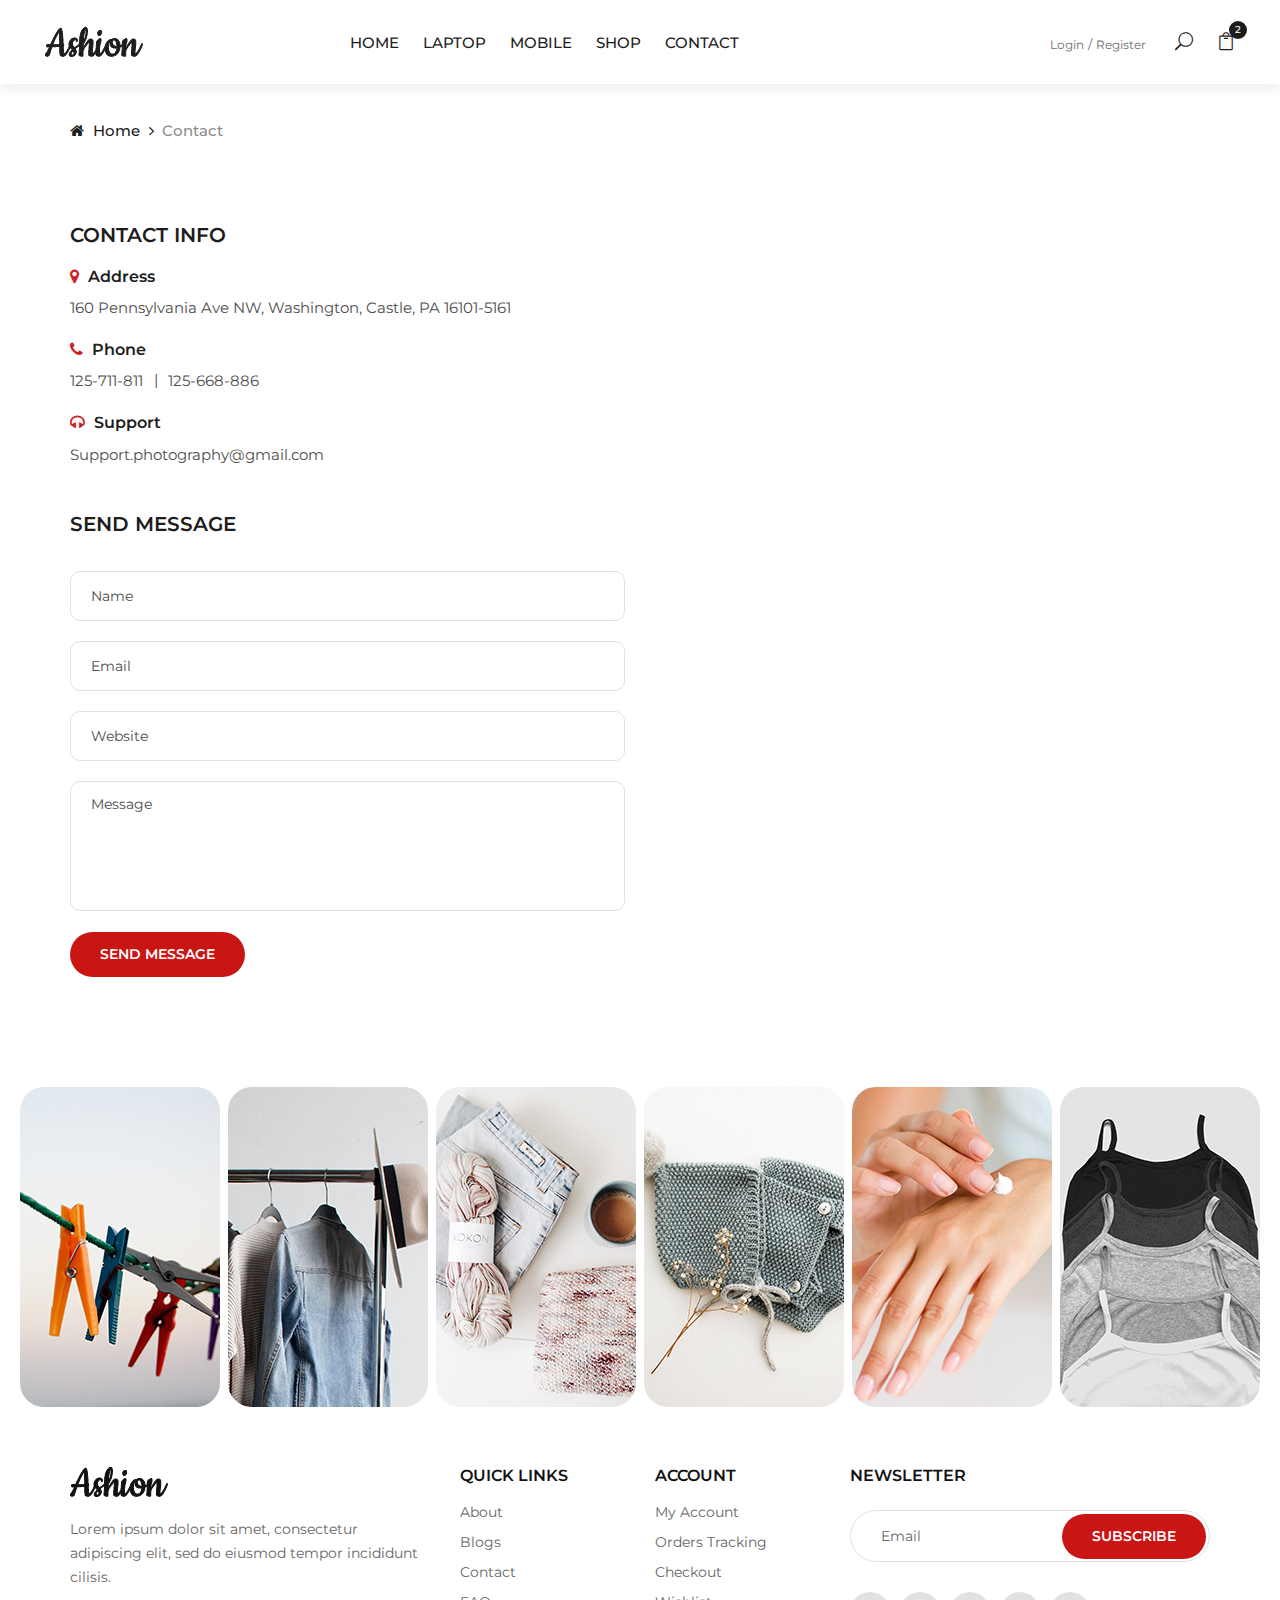
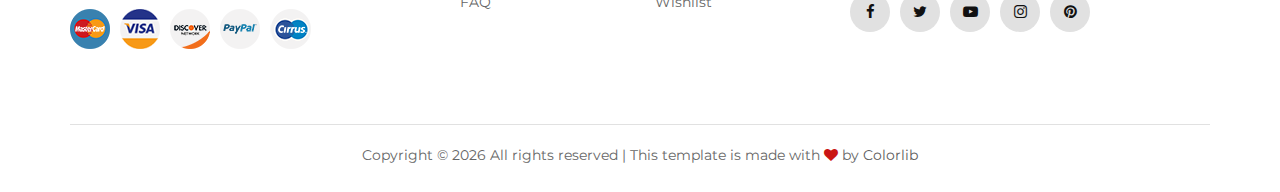
<file: contact.html>
<!DOCTYPE html>
<html lang="zxx">

<head>
    <meta charset="UTF-8">
    <meta name="description" content="Ashion Template">
    <meta name="keywords" content="Ashion, unica, creative, html">
    <meta name="viewport" content="width=device-width, initial-scale=1.0">
    <meta http-equiv="X-UA-Compatible" content="ie=edge">
    <title>Ashion | Template</title>

    <!-- Google Font -->
    <link href="https://fonts.googleapis.com/css2?family=Cookie&display=swap" rel="stylesheet">
    <link href="https://fonts.googleapis.com/css2?family=Montserrat:wght@400;500;600;700;800;900&display=swap"
        rel="stylesheet">

    <!-- Css Styles -->
    <link rel="stylesheet" href="css/bootstrap.min.css" type="text/css">
    <link rel="stylesheet" href="css/font-awesome.min.css" type="text/css">
    <link rel="stylesheet" href="css/elegant-icons.css" type="text/css">
    <link rel="stylesheet" href="css/jquery-ui.min.css" type="text/css">
    <link rel="stylesheet" href="css/magnific-popup.css" type="text/css">
    <link rel="stylesheet" href="css/owl.carousel.min.css" type="text/css">
    <link rel="stylesheet" href="css/slicknav.min.css" type="text/css">
    <link rel="stylesheet" href="css/style.css" type="text/css">
</head>

<body>
    <!-- Page Preloder -->
    <div id="preloder">
        <div class="loader"></div>
    </div>

    <!-- Offcanvas Menu Begin -->
    <div class="offcanvas-menu-overlay"></div>
    <div class="offcanvas-menu-wrapper">
        <div class="offcanvas__close">+</div>
        <ul class="offcanvas__widget">
            <li><span class="icon_search search-switch"></span></li>

            <li><a href="#"><span class="icon_bag_alt"></span>
                    <div class="tip">2</div>
                </a></li>
        </ul>
        <div class="offcanvas__logo">
            <a href="./index.html"><img src="img/logo.png" alt=""></a>
        </div>
        <div id="mobile-menu-wrap"></div>
        <div class="offcanvas__auth">
            <a href="#">Login</a>
            <a href="#">Register</a>
        </div>
    </div>
    <!-- Offcanvas Menu End -->

    <!-- Header Section Begin -->
    <header class="header">
        <div class="container-fluid">
            <div class="row">
                <div class="col-xl-3 col-lg-2">
                    <div class="header__logo">
                        <a href="./index.html"><img src="img/logo.png" alt=""></a>
                    </div>
                </div>
                <div class="col-xl-6 col-lg-7">
                    <nav class="header__menu">
                        <ul>
                            <li><a href="./index.html">Home</a></li>
                            <li><a href="./shop.html">Laptop</a></li>
                            <li><a href="./shop.html">Mobile</a></li>
                            <li><a href="./shop.html">Shop</a></li>
                            <li><a href="./contact.html">Contact</a></li>
                        </ul>
                    </nav>
                </div>
                <div class="col-lg-3">
                    <div class="header__right">
                        <div class="header__right__auth">
                            <a href="#">Login</a>
                            <a href="#">Register</a>
                        </div>
                        <ul class="header__right__widget">
                            <li><span class="icon_search search-switch"></span></li>

                            <li><a href="/shop-cart.html"><span class="icon_bag_alt"></span>
                                    <div class="tip">2</div>
                                </a></li>
                        </ul>
                    </div>
                </div>
            </div>
            <div class="canvas__open">
                <i class="fa fa-bars"></i>
            </div>
        </div>
    </header>
    <!-- Header Section End -->

    <!-- Breadcrumb Begin -->
    <div class="breadcrumb-option">
        <div class="container">
            <div class="row">
                <div class="col-lg-12">
                    <div class="breadcrumb__links">
                        <a href="./index.html"><i class="fa fa-home"></i> Home</a>
                        <span>Contact</span>
                    </div>
                </div>
            </div>
        </div>
    </div>
    <!-- Breadcrumb End -->

    <!-- Contact Section Begin -->
    <section class="contact spad">
        <div class="container">
            <div class="row">
                <div class="col-lg-6 col-md-6">
                    <div class="contact__content">
                        <div class="contact__address">
                            <h5>Contact info</h5>
                            <ul>
                                <li>
                                    <h6><i class="fa fa-map-marker"></i> Address</h6>
                                    <p>160 Pennsylvania Ave NW, Washington, Castle, PA 16101-5161</p>
                                </li>
                                <li>
                                    <h6><i class="fa fa-phone"></i> Phone</h6>
                                    <p><span>125-711-811</span><span>125-668-886</span></p>
                                </li>
                                <li>
                                    <h6><i class="fa fa-headphones"></i> Support</h6>
                                    <p>Support.photography@gmail.com</p>
                                </li>
                            </ul>
                        </div>
                        <div class="contact__form">
                            <h5>SEND MESSAGE</h5>
                            <form action="#">
                                <input type="text" placeholder="Name">
                                <input type="text" placeholder="Email">
                                <input type="text" placeholder="Website">
                                <textarea placeholder="Message"></textarea>
                                <button type="submit" class="site-btn">Send Message</button>
                            </form>
                        </div>
                    </div>
                </div>
                <div class="col-lg-6 col-md-6">
                    <div class="contact__map">
                        <iframe
                            src="https://www.google.com/maps/embed?pb=!1m18!1m12!1m3!1d48158.305462977965!2d-74.13283844036356!3d41.02757295168286!2m3!1f0!2f0!3f0!3m2!1i1024!2i768!4f13.1!3m3!1m2!1s0x89c2e440473470d7%3A0xcaf503ca2ee57958!2sSaddle%20River%2C%20NJ%2007458%2C%20USA!5e0!3m2!1sen!2sbd!4v1575917275626!5m2!1sen!2sbd"
                            height="780" style="border:0" allowfullscreen="">
                        </iframe>
                    </div>
                </div>
            </div>
        </div>
    </section>
    <!-- Contact Section End -->

    <!-- Instagram Begin -->
    <div class="instagram">
        <div class="container-fluid">
            <div class="row">
                <div class="col-lg-2 col-md-4 col-sm-4 p-0">
                    <div class="instagram__item set-bg" data-setbg="img/instagram/insta-1.jpg">
                        <div class="instagram__text">
                            <i class="fa fa-instagram"></i>
                            <a href="#">@ ashion_shop</a>
                        </div>
                    </div>
                </div>
                <div class="col-lg-2 col-md-4 col-sm-4 p-0">
                    <div class="instagram__item set-bg" data-setbg="img/instagram/insta-2.jpg">
                        <div class="instagram__text">
                            <i class="fa fa-instagram"></i>
                            <a href="#">@ ashion_shop</a>
                        </div>
                    </div>
                </div>
                <div class="col-lg-2 col-md-4 col-sm-4 p-0">
                    <div class="instagram__item set-bg" data-setbg="img/instagram/insta-3.jpg">
                        <div class="instagram__text">
                            <i class="fa fa-instagram"></i>
                            <a href="#">@ ashion_shop</a>
                        </div>
                    </div>
                </div>
                <div class="col-lg-2 col-md-4 col-sm-4 p-0">
                    <div class="instagram__item set-bg" data-setbg="img/instagram/insta-4.jpg">
                        <div class="instagram__text">
                            <i class="fa fa-instagram"></i>
                            <a href="#">@ ashion_shop</a>
                        </div>
                    </div>
                </div>
                <div class="col-lg-2 col-md-4 col-sm-4 p-0">
                    <div class="instagram__item set-bg" data-setbg="img/instagram/insta-5.jpg">
                        <div class="instagram__text">
                            <i class="fa fa-instagram"></i>
                            <a href="#">@ ashion_shop</a>
                        </div>
                    </div>
                </div>
                <div class="col-lg-2 col-md-4 col-sm-4 p-0">
                    <div class="instagram__item set-bg" data-setbg="img/instagram/insta-6.jpg">
                        <div class="instagram__text">
                            <i class="fa fa-instagram"></i>
                            <a href="#">@ ashion_shop</a>
                        </div>
                    </div>
                </div>
            </div>
        </div>
    </div>
    <!-- Instagram End -->

    <!-- Footer Section Begin -->
    <footer class="footer">
        <div class="container">
            <div class="row">
                <div class="col-lg-4 col-md-6 col-sm-7">
                    <div class="footer__about">
                        <div class="footer__logo">
                            <a href="./index.html"><img src="img/logo.png" alt=""></a>
                        </div>
                        <p>Lorem ipsum dolor sit amet, consectetur adipiscing elit, sed do eiusmod tempor incididunt
                            cilisis.</p>
                        <div class="footer__payment">
                            <a href="#"><img src="img/payment/payment-1.png" alt=""></a>
                            <a href="#"><img src="img/payment/payment-2.png" alt=""></a>
                            <a href="#"><img src="img/payment/payment-3.png" alt=""></a>
                            <a href="#"><img src="img/payment/payment-4.png" alt=""></a>
                            <a href="#"><img src="img/payment/payment-5.png" alt=""></a>
                        </div>
                    </div>
                </div>
                <div class="col-lg-2 col-md-3 col-sm-5">
                    <div class="footer__widget">
                        <h6>Quick links</h6>
                        <ul>
                            <li><a href="#">About</a></li>
                            <li><a href="#">Blogs</a></li>
                            <li><a href="#">Contact</a></li>
                            <li><a href="#">FAQ</a></li>
                        </ul>
                    </div>
                </div>
                <div class="col-lg-2 col-md-3 col-sm-4">
                    <div class="footer__widget">
                        <h6>Account</h6>
                        <ul>
                            <li><a href="#">My Account</a></li>
                            <li><a href="#">Orders Tracking</a></li>
                            <li><a href="#">Checkout</a></li>
                            <li><a href="#">Wishlist</a></li>
                        </ul>
                    </div>
                </div>
                <div class="col-lg-4 col-md-8 col-sm-8">
                    <div class="footer__newslatter">
                        <h6>NEWSLETTER</h6>
                        <form action="#">
                            <input type="text" placeholder="Email">
                            <button type="submit" class="site-btn">Subscribe</button>
                        </form>
                        <div class="footer__social">
                            <a href="#"><i class="fa fa-facebook"></i></a>
                            <a href="#"><i class="fa fa-twitter"></i></a>
                            <a href="#"><i class="fa fa-youtube-play"></i></a>
                            <a href="#"><i class="fa fa-instagram"></i></a>
                            <a href="#"><i class="fa fa-pinterest"></i></a>
                        </div>
                    </div>
                </div>
            </div>
            <div class="row">
                <div class="col-lg-12">
                    <!-- Link back to Colorlib can't be removed. Template is licensed under CC BY 3.0. -->
                    <div class="footer__copyright__text">
                        <p>Copyright &copy;
                            <script>document.write(new Date().getFullYear());</script> All rights reserved | This
                            template is made with <i class="fa fa-heart" aria-hidden="true"></i> by <a
                                href="https://colorlib.com" target="_blank">Colorlib</a>
                        </p>
                    </div>
                    <!-- Link back to Colorlib can't be removed. Template is licensed under CC BY 3.0. -->
                </div>
            </div>
        </div>
    </footer>
    <!-- Footer Section End -->

    <!-- Search Begin -->
    <div class="search-model">
        <div class="h-100 d-flex align-items-center justify-content-center">
            <div class="search-close-switch">+</div>
            <form class="search-model-form">
                <input type="text" id="search-input" placeholder="Search here.....">
            </form>
        </div>
    </div>
    <!-- Search End -->

    <!-- Js Plugins -->
    <script src="js/jquery-3.3.1.min.js"></script>
    <script src="js/bootstrap.min.js"></script>
    <script src="js/jquery.magnific-popup.min.js"></script>
    <script src="js/jquery-ui.min.js"></script>
    <script src="js/mixitup.min.js"></script>
    <script src="js/jquery.countdown.min.js"></script>
    <script src="js/jquery.slicknav.js"></script>
    <script src="js/owl.carousel.min.js"></script>
    <script src="js/jquery.nicescroll.min.js"></script>
    <script src="js/main.js"></script>
</body>

</html>
</file>
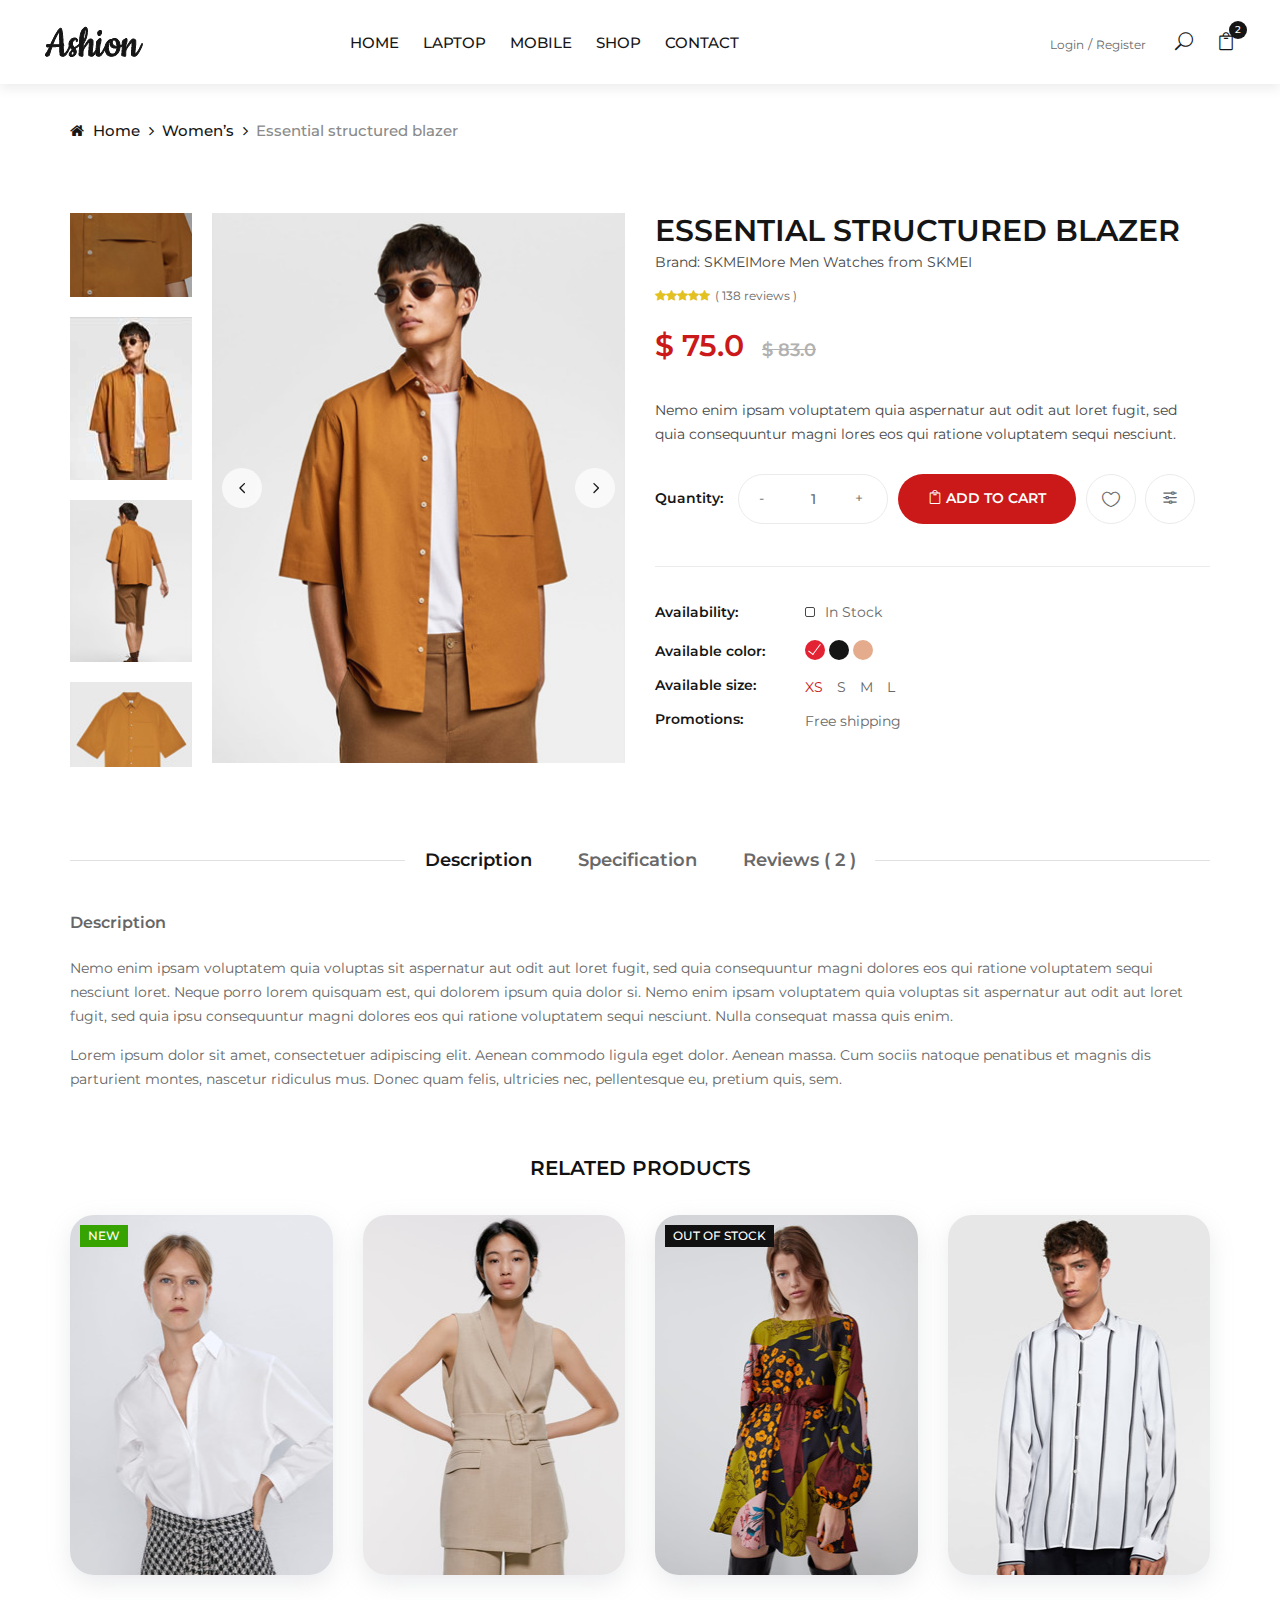
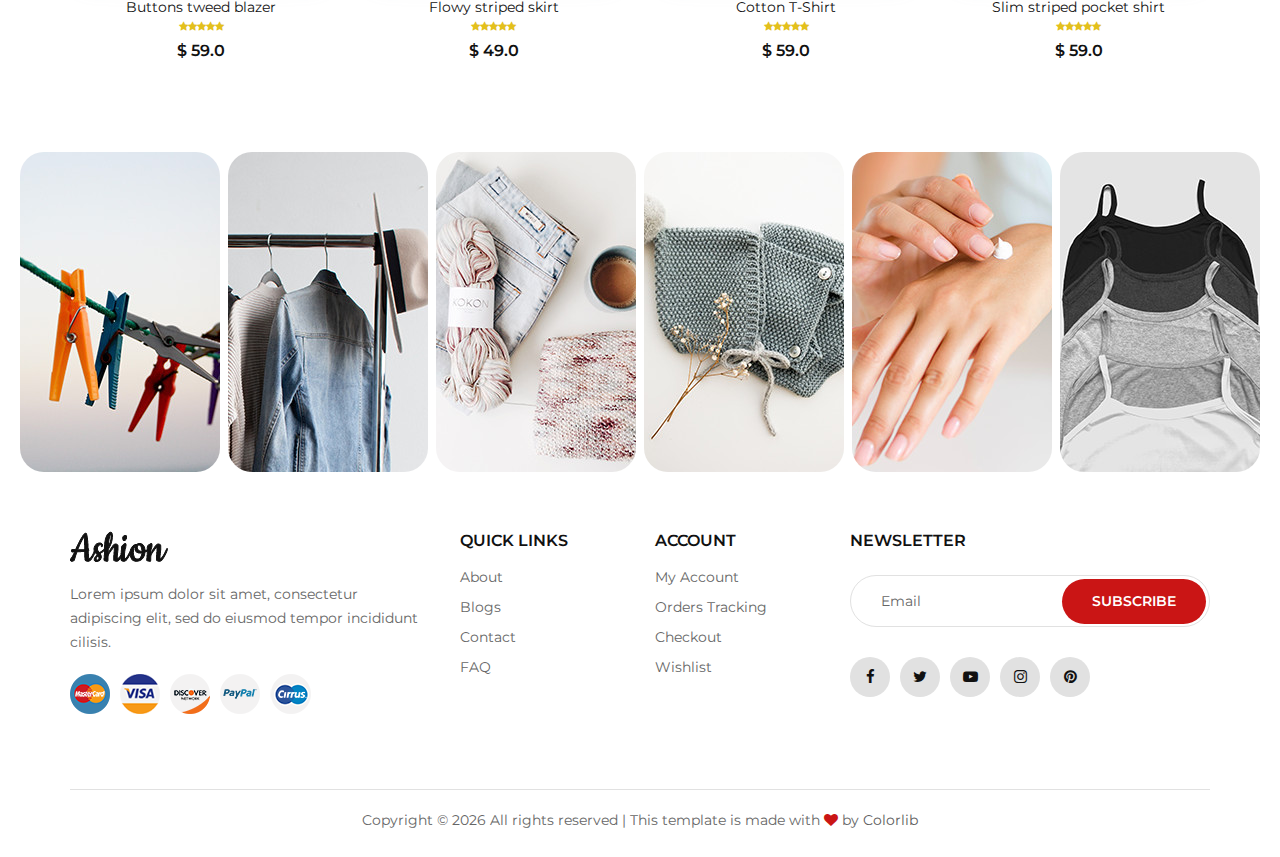
<file: product-details.html>
<!DOCTYPE html>
<html lang="zxx">

<head>
    <meta charset="UTF-8">
    <meta name="description" content="Ashion Template">
    <meta name="keywords" content="Ashion, unica, creative, html">
    <meta name="viewport" content="width=device-width, initial-scale=1.0">
    <meta http-equiv="X-UA-Compatible" content="ie=edge">
    <title>Ashion | Template</title>

    <!-- Google Font -->
    <link href="https://fonts.googleapis.com/css2?family=Cookie&display=swap" rel="stylesheet">
    <link href="https://fonts.googleapis.com/css2?family=Montserrat:wght@400;500;600;700;800;900&display=swap"
        rel="stylesheet">

    <!-- Css Styles -->
    <link rel="stylesheet" href="css/bootstrap.min.css" type="text/css">
    <link rel="stylesheet" href="css/font-awesome.min.css" type="text/css">
    <link rel="stylesheet" href="css/elegant-icons.css" type="text/css">
    <link rel="stylesheet" href="css/jquery-ui.min.css" type="text/css">
    <link rel="stylesheet" href="css/magnific-popup.css" type="text/css">
    <link rel="stylesheet" href="css/owl.carousel.min.css" type="text/css">
    <link rel="stylesheet" href="css/slicknav.min.css" type="text/css">
    <link rel="stylesheet" href="css/style.css" type="text/css">
</head>

<body>
    <!-- Page Preloder -->
    <div id="preloder">
        <div class="loader"></div>
    </div>

    <!-- Offcanvas Menu Begin -->
    <div class="offcanvas-menu-overlay"></div>
    <div class="offcanvas-menu-wrapper">
        <div class="offcanvas__close">+</div>
        <ul class="offcanvas__widget">
            <li><span class="icon_search search-switch"></span></li>

            <li><a href="#"><span class="icon_bag_alt"></span>
                    <div class="tip">2</div>
                </a></li>
        </ul>
        <div class="offcanvas__logo">
            <a href="./index.html"><img src="img/logo.png" alt=""></a>
        </div>
        <div id="mobile-menu-wrap"></div>
        <div class="offcanvas__auth">
            <a href="#">Login</a>
            <a href="#">Register</a>
        </div>
    </div>
    <!-- Offcanvas Menu End -->

    <!-- Header Section Begin -->
    <header class="header">
        <div class="container-fluid">
            <div class="row">
                <div class="col-xl-3 col-lg-2">
                    <div class="header__logo">
                        <a href="./index.html"><img src="img/logo.png" alt=""></a>
                    </div>
                </div>
                <div class="col-xl-6 col-lg-7">
                    <nav class="header__menu">
                        <ul>
                            <li><a href="./index.html">Home</a></li>
                            <li><a href="./shop.html">Laptop</a></li>
                            <li><a href="./shop.html">Mobile</a></li>
                            <li><a href="./shop.html">Shop</a></li>
                            <li><a href="./contact.html">Contact</a></li>
                        </ul>
                    </nav>
                </div>
                <div class="col-lg-3">
                    <div class="header__right">
                        <div class="header__right__auth">
                            <a href="#">Login</a>
                            <a href="#">Register</a>
                        </div>
                        <ul class="header__right__widget">
                            <li><span class="icon_search search-switch"></span></li>

                            <li><a href="/shop-cart.html"><span class="icon_bag_alt"></span>
                                    <div class="tip">2</div>
                                </a></li>
                        </ul>
                    </div>
                </div>
            </div>
            <div class="canvas__open">
                <i class="fa fa-bars"></i>
            </div>
        </div>
    </header>
    <!-- Header Section End -->

    <!-- Breadcrumb Begin -->
    <div class="breadcrumb-option">
        <div class="container">
            <div class="row">
                <div class="col-lg-12">
                    <div class="breadcrumb__links">
                        <a href="./index.html"><i class="fa fa-home"></i> Home</a>
                        <a href="#">Women’s </a>
                        <span>Essential structured blazer</span>
                    </div>
                </div>
            </div>
        </div>
    </div>
    <!-- Breadcrumb End -->

    <!-- Product Details Section Begin -->
    <section class="product-details spad">
        <div class="container">
            <div class="row">
                <div class="col-lg-6">
                    <div class="product__details__pic">
                        <div class="product__details__pic__left product__thumb nice-scroll">
                            <a class="pt active" href="#product-1">
                                <img src="img/product/details/thumb-1.jpg" alt="">
                            </a>
                            <a class="pt" href="#product-2">
                                <img src="img/product/details/thumb-2.jpg" alt="">
                            </a>
                            <a class="pt" href="#product-3">
                                <img src="img/product/details/thumb-3.jpg" alt="">
                            </a>
                            <a class="pt" href="#product-4">
                                <img src="img/product/details/thumb-4.jpg" alt="">
                            </a>
                        </div>
                        <div class="product__details__slider__content">
                            <div class="product__details__pic__slider owl-carousel">
                                <img data-hash="product-1" class="product__big__img"
                                    src="img/product/details/product-1.jpg" alt="">
                                <img data-hash="product-2" class="product__big__img"
                                    src="img/product/details/product-3.jpg" alt="">
                                <img data-hash="product-3" class="product__big__img"
                                    src="img/product/details/product-2.jpg" alt="">
                                <img data-hash="product-4" class="product__big__img"
                                    src="img/product/details/product-4.jpg" alt="">
                            </div>
                        </div>
                    </div>
                </div>
                <div class="col-lg-6">
                    <div class="product__details__text">
                        <h3>Essential structured blazer <span>Brand: SKMEIMore Men Watches from SKMEI</span></h3>
                        <div class="rating">
                            <i class="fa fa-star"></i>
                            <i class="fa fa-star"></i>
                            <i class="fa fa-star"></i>
                            <i class="fa fa-star"></i>
                            <i class="fa fa-star"></i>
                            <span>( 138 reviews )</span>
                        </div>
                        <div class="product__details__price">$ 75.0 <span>$ 83.0</span></div>
                        <p>Nemo enim ipsam voluptatem quia aspernatur aut odit aut loret fugit, sed quia consequuntur
                            magni lores eos qui ratione voluptatem sequi nesciunt.</p>
                        <div class="product__details__button">
                            <div class="quantity">
                                <span>Quantity:</span>
                                <div class="pro-qty">
                                    <input type="text" value="1">
                                </div>
                            </div>
                            <a href="#" class="cart-btn"><span class="icon_bag_alt"></span> Add to cart</a>
                            <ul>
                                <li><a href="#"><span class="icon_heart_alt"></span></a></li>
                                <li><a href="#"><span class="icon_adjust-horiz"></span></a></li>
                            </ul>
                        </div>
                        <div class="product__details__widget">
                            <ul>
                                <li>
                                    <span>Availability:</span>
                                    <div class="stock__checkbox">
                                        <label for="stockin">
                                            In Stock
                                            <input type="checkbox" id="stockin">
                                            <span class="checkmark"></span>
                                        </label>
                                    </div>
                                </li>
                                <li>
                                    <span>Available color:</span>
                                    <div class="color__checkbox">
                                        <label for="red">
                                            <input type="radio" name="color__radio" id="red" checked>
                                            <span class="checkmark"></span>
                                        </label>
                                        <label for="black">
                                            <input type="radio" name="color__radio" id="black">
                                            <span class="checkmark black-bg"></span>
                                        </label>
                                        <label for="grey">
                                            <input type="radio" name="color__radio" id="grey">
                                            <span class="checkmark grey-bg"></span>
                                        </label>
                                    </div>
                                </li>
                                <li>
                                    <span>Available size:</span>
                                    <div class="size__btn">
                                        <label for="xs-btn" class="active">
                                            <input type="radio" id="xs-btn">
                                            xs
                                        </label>
                                        <label for="s-btn">
                                            <input type="radio" id="s-btn">
                                            s
                                        </label>
                                        <label for="m-btn">
                                            <input type="radio" id="m-btn">
                                            m
                                        </label>
                                        <label for="l-btn">
                                            <input type="radio" id="l-btn">
                                            l
                                        </label>
                                    </div>
                                </li>
                                <li>
                                    <span>Promotions:</span>
                                    <p>Free shipping</p>
                                </li>
                            </ul>
                        </div>
                    </div>
                </div>
                <div class="col-lg-12">
                    <div class="product__details__tab">
                        <ul class="nav nav-tabs" role="tablist">
                            <li class="nav-item">
                                <a class="nav-link active" data-toggle="tab" href="#tabs-1" role="tab">Description</a>
                            </li>
                            <li class="nav-item">
                                <a class="nav-link" data-toggle="tab" href="#tabs-2" role="tab">Specification</a>
                            </li>
                            <li class="nav-item">
                                <a class="nav-link" data-toggle="tab" href="#tabs-3" role="tab">Reviews ( 2 )</a>
                            </li>
                        </ul>
                        <div class="tab-content">
                            <div class="tab-pane active" id="tabs-1" role="tabpanel">
                                <h6>Description</h6>
                                <p>Nemo enim ipsam voluptatem quia voluptas sit aspernatur aut odit aut loret fugit, sed
                                    quia consequuntur magni dolores eos qui ratione voluptatem sequi nesciunt loret.
                                    Neque porro lorem quisquam est, qui dolorem ipsum quia dolor si. Nemo enim ipsam
                                    voluptatem quia voluptas sit aspernatur aut odit aut loret fugit, sed quia ipsu
                                    consequuntur magni dolores eos qui ratione voluptatem sequi nesciunt. Nulla
                                    consequat massa quis enim.</p>
                                <p>Lorem ipsum dolor sit amet, consectetuer adipiscing elit. Aenean commodo ligula eget
                                    dolor. Aenean massa. Cum sociis natoque penatibus et magnis dis parturient montes,
                                    nascetur ridiculus mus. Donec quam felis, ultricies nec, pellentesque eu, pretium
                                    quis, sem.</p>
                            </div>
                            <div class="tab-pane" id="tabs-2" role="tabpanel">
                                <h6>Specification</h6>
                                <p>Nemo enim ipsam voluptatem quia voluptas sit aspernatur aut odit aut loret fugit, sed
                                    quia consequuntur magni dolores eos qui ratione voluptatem sequi nesciunt loret.
                                    Neque porro lorem quisquam est, qui dolorem ipsum quia dolor si. Nemo enim ipsam
                                    voluptatem quia voluptas sit aspernatur aut odit aut loret fugit, sed quia ipsu
                                    consequuntur magni dolores eos qui ratione voluptatem sequi nesciunt. Nulla
                                    consequat massa quis enim.</p>
                                <p>Lorem ipsum dolor sit amet, consectetuer adipiscing elit. Aenean commodo ligula eget
                                    dolor. Aenean massa. Cum sociis natoque penatibus et magnis dis parturient montes,
                                    nascetur ridiculus mus. Donec quam felis, ultricies nec, pellentesque eu, pretium
                                    quis, sem.</p>
                            </div>
                            <div class="tab-pane" id="tabs-3" role="tabpanel">
                                <h6>Reviews ( 2 )</h6>
                                <div class="contact__address avatar-reviewer">
                                    <h5>Danh sách bình luận</h5>
                                    <ul>
                                        <li>
                                            <div style="display: inline-block;">
                                                <img style="display: inline-block;"
                                                    src="./img/categories/category-1.jpg" alt="Ảnh">
                                                <h6 style="display: inline-block;">Sản phẩm chất lượng rất ok!</h6>
                                                <p>Ngay dang: 20/10/2022</p>
                                            </div>
                                        </li>
                                        <li>
                                            <div style="display: inline-block;">
                                                <img style="display: inline-block;"
                                                    src="./img/categories/category-1.jpg" alt="Ảnh">
                                                <h6 style="display: inline-block;">Sản phẩm chất lượng rất ok!</h6>
                                                <p>Ngay dang: 20/10/2022</p>
                                            </div>
                                        </li>
                                    </ul>
                                </div>
                                <div class=" contact__form">
                                    <h5>Thêm bình luận</h5>
                                    <form action="#">

                                        <textarea placeholder="Hãy nhập bình luận của bạn"></textarea>
                                        <button type="submit" class="site-btn">Add review</button>
                                    </form>
                                </div>
                            </div>
                        </div>
                    </div>
                </div>
            </div>
            <div class="row">
                <div class="col-lg-12 text-center">
                    <div class="related__title">
                        <h5>RELATED PRODUCTS</h5>
                    </div>
                </div>
                <div class="col-lg-3 col-md-4 col-sm-6">
                    <div class="product__item">
                        <div class="product__item__pic set-bg" data-setbg="img/product/related/rp-1.jpg">
                            <div class="label new">New</div>
                            <ul class="product__hover">
                                <li><a href="img/product/related/rp-1.jpg" class="image-popup"><span
                                            class="arrow_expand"></span></a></li>
                                <li><a href="#"><span class="icon_heart_alt"></span></a></li>
                                <li><a href="#"><span class="icon_bag_alt"></span></a></li>
                            </ul>
                        </div>
                        <div class="product__item__text">
                            <h6><a href="#">Buttons tweed blazer</a></h6>
                            <div class="rating">
                                <i class="fa fa-star"></i>
                                <i class="fa fa-star"></i>
                                <i class="fa fa-star"></i>
                                <i class="fa fa-star"></i>
                                <i class="fa fa-star"></i>
                            </div>
                            <div class="product__price">$ 59.0</div>
                        </div>
                    </div>
                </div>
                <div class="col-lg-3 col-md-4 col-sm-6">
                    <div class="product__item">
                        <div class="product__item__pic set-bg" data-setbg="img/product/related/rp-2.jpg">
                            <ul class="product__hover">
                                <li><a href="img/product/related/rp-2.jpg" class="image-popup"><span
                                            class="arrow_expand"></span></a></li>
                                <li><a href="#"><span class="icon_heart_alt"></span></a></li>
                                <li><a href="#"><span class="icon_bag_alt"></span></a></li>
                            </ul>
                        </div>
                        <div class="product__item__text">
                            <h6><a href="#">Flowy striped skirt</a></h6>
                            <div class="rating">
                                <i class="fa fa-star"></i>
                                <i class="fa fa-star"></i>
                                <i class="fa fa-star"></i>
                                <i class="fa fa-star"></i>
                                <i class="fa fa-star"></i>
                            </div>
                            <div class="product__price">$ 49.0</div>
                        </div>
                    </div>
                </div>
                <div class="col-lg-3 col-md-4 col-sm-6">
                    <div class="product__item">
                        <div class="product__item__pic set-bg" data-setbg="img/product/related/rp-3.jpg">
                            <div class="label stockout">out of stock</div>
                            <ul class="product__hover">
                                <li><a href="img/product/related/rp-3.jpg" class="image-popup"><span
                                            class="arrow_expand"></span></a></li>
                                <li><a href="#"><span class="icon_heart_alt"></span></a></li>
                                <li><a href="#"><span class="icon_bag_alt"></span></a></li>
                            </ul>
                        </div>
                        <div class="product__item__text">
                            <h6><a href="#">Cotton T-Shirt</a></h6>
                            <div class="rating">
                                <i class="fa fa-star"></i>
                                <i class="fa fa-star"></i>
                                <i class="fa fa-star"></i>
                                <i class="fa fa-star"></i>
                                <i class="fa fa-star"></i>
                            </div>
                            <div class="product__price">$ 59.0</div>
                        </div>
                    </div>
                </div>
                <div class="col-lg-3 col-md-4 col-sm-6">
                    <div class="product__item">
                        <div class="product__item__pic set-bg" data-setbg="img/product/related/rp-4.jpg">
                            <ul class="product__hover">
                                <li><a href="img/product/related/rp-4.jpg" class="image-popup"><span
                                            class="arrow_expand"></span></a></li>
                                <li><a href="#"><span class="icon_heart_alt"></span></a></li>
                                <li><a href="#"><span class="icon_bag_alt"></span></a></li>
                            </ul>
                        </div>
                        <div class="product__item__text">
                            <h6><a href="#">Slim striped pocket shirt</a></h6>
                            <div class="rating">
                                <i class="fa fa-star"></i>
                                <i class="fa fa-star"></i>
                                <i class="fa fa-star"></i>
                                <i class="fa fa-star"></i>
                                <i class="fa fa-star"></i>
                            </div>
                            <div class="product__price">$ 59.0</div>
                        </div>
                    </div>
                </div>
            </div>
        </div>
    </section>
    <!-- Product Details Section End -->

    <!-- Instagram Begin -->
    <div class="instagram">
        <div class="container-fluid">
            <div class="row">
                <div class="col-lg-2 col-md-4 col-sm-4 p-0">
                    <div class="instagram__item set-bg" data-setbg="img/instagram/insta-1.jpg">
                        <div class="instagram__text">
                            <i class="fa fa-instagram"></i>
                            <a href="#">@ ashion_shop</a>
                        </div>
                    </div>
                </div>
                <div class="col-lg-2 col-md-4 col-sm-4 p-0">
                    <div class="instagram__item set-bg" data-setbg="img/instagram/insta-2.jpg">
                        <div class="instagram__text">
                            <i class="fa fa-instagram"></i>
                            <a href="#">@ ashion_shop</a>
                        </div>
                    </div>
                </div>
                <div class="col-lg-2 col-md-4 col-sm-4 p-0">
                    <div class="instagram__item set-bg" data-setbg="img/instagram/insta-3.jpg">
                        <div class="instagram__text">
                            <i class="fa fa-instagram"></i>
                            <a href="#">@ ashion_shop</a>
                        </div>
                    </div>
                </div>
                <div class="col-lg-2 col-md-4 col-sm-4 p-0">
                    <div class="instagram__item set-bg" data-setbg="img/instagram/insta-4.jpg">
                        <div class="instagram__text">
                            <i class="fa fa-instagram"></i>
                            <a href="#">@ ashion_shop</a>
                        </div>
                    </div>
                </div>
                <div class="col-lg-2 col-md-4 col-sm-4 p-0">
                    <div class="instagram__item set-bg" data-setbg="img/instagram/insta-5.jpg">
                        <div class="instagram__text">
                            <i class="fa fa-instagram"></i>
                            <a href="#">@ ashion_shop</a>
                        </div>
                    </div>
                </div>
                <div class="col-lg-2 col-md-4 col-sm-4 p-0">
                    <div class="instagram__item set-bg" data-setbg="img/instagram/insta-6.jpg">
                        <div class="instagram__text">
                            <i class="fa fa-instagram"></i>
                            <a href="#">@ ashion_shop</a>
                        </div>
                    </div>
                </div>
            </div>
        </div>
    </div>
    <!-- Instagram End -->

    <!-- Footer Section Begin -->
    <footer class="footer">
        <div class="container">
            <div class="row">
                <div class="col-lg-4 col-md-6 col-sm-7">
                    <div class="footer__about">
                        <div class="footer__logo">
                            <a href="./index.html"><img src="img/logo.png" alt=""></a>
                        </div>
                        <p>Lorem ipsum dolor sit amet, consectetur adipiscing elit, sed do eiusmod tempor incididunt
                            cilisis.</p>
                        <div class="footer__payment">
                            <a href="#"><img src="img/payment/payment-1.png" alt=""></a>
                            <a href="#"><img src="img/payment/payment-2.png" alt=""></a>
                            <a href="#"><img src="img/payment/payment-3.png" alt=""></a>
                            <a href="#"><img src="img/payment/payment-4.png" alt=""></a>
                            <a href="#"><img src="img/payment/payment-5.png" alt=""></a>
                        </div>
                    </div>
                </div>
                <div class="col-lg-2 col-md-3 col-sm-5">
                    <div class="footer__widget">
                        <h6>Quick links</h6>
                        <ul>
                            <li><a href="#">About</a></li>
                            <li><a href="#">Blogs</a></li>
                            <li><a href="#">Contact</a></li>
                            <li><a href="#">FAQ</a></li>
                        </ul>
                    </div>
                </div>
                <div class="col-lg-2 col-md-3 col-sm-4">
                    <div class="footer__widget">
                        <h6>Account</h6>
                        <ul>
                            <li><a href="#">My Account</a></li>
                            <li><a href="#">Orders Tracking</a></li>
                            <li><a href="#">Checkout</a></li>
                            <li><a href="#">Wishlist</a></li>
                        </ul>
                    </div>
                </div>
                <div class="col-lg-4 col-md-8 col-sm-8">
                    <div class="footer__newslatter">
                        <h6>NEWSLETTER</h6>
                        <form action="#">
                            <input type="text" placeholder="Email">
                            <button type="submit" class="site-btn">Subscribe</button>
                        </form>
                        <div class="footer__social">
                            <a href="#"><i class="fa fa-facebook"></i></a>
                            <a href="#"><i class="fa fa-twitter"></i></a>
                            <a href="#"><i class="fa fa-youtube-play"></i></a>
                            <a href="#"><i class="fa fa-instagram"></i></a>
                            <a href="#"><i class="fa fa-pinterest"></i></a>
                        </div>
                    </div>
                </div>
            </div>
            <div class="row">
                <div class="col-lg-12">
                    <!-- Link back to Colorlib can't be removed. Template is licensed under CC BY 3.0. -->
                    <div class="footer__copyright__text">
                        <p>Copyright &copy;
                            <script>document.write(new Date().getFullYear());</script> All rights reserved | This
                            template is made with <i class="fa fa-heart" aria-hidden="true"></i> by <a
                                href="https://colorlib.com" target="_blank">Colorlib</a>
                        </p>
                    </div>
                    <!-- Link back to Colorlib can't be removed. Template is licensed under CC BY 3.0. -->
                </div>
            </div>
        </div>
    </footer>
    <!-- Footer Section End -->

    <!-- Search Begin -->
    <div class="search-model">
        <div class="h-100 d-flex align-items-center justify-content-center">
            <div class="search-close-switch">+</div>
            <form class="search-model-form">
                <input type="text" id="search-input" placeholder="Search here.....">
            </form>
        </div>
    </div>
    <!-- Search End -->

    <!-- Js Plugins -->
    <script src="js/jquery-3.3.1.min.js"></script>
    <script src="js/bootstrap.min.js"></script>
    <script src="js/jquery.magnific-popup.min.js"></script>
    <script src="js/jquery-ui.min.js"></script>
    <script src="js/mixitup.min.js"></script>
    <script src="js/jquery.countdown.min.js"></script>
    <script src="js/jquery.slicknav.js"></script>
    <script src="js/owl.carousel.min.js"></script>
    <script src="js/jquery.nicescroll.min.js"></script>
    <script src="js/main.js"></script>
</body>

</html>
</file>
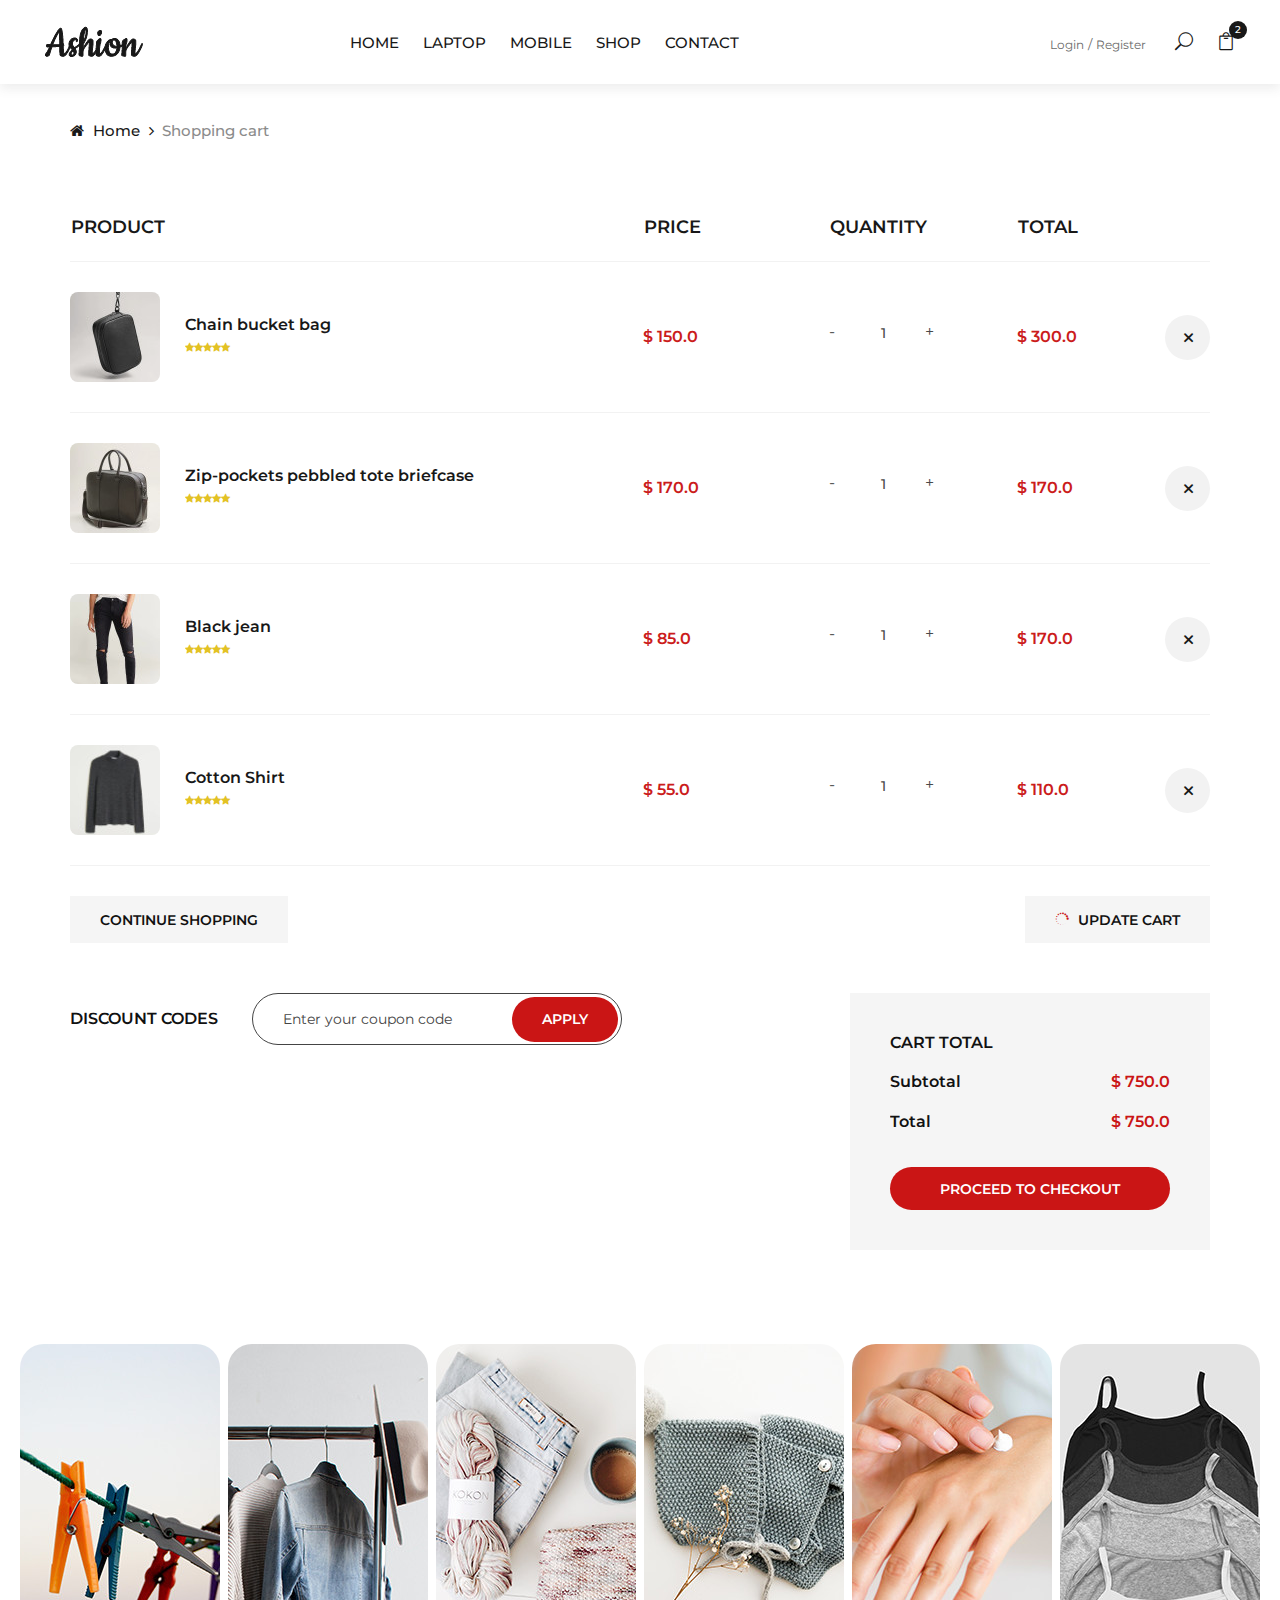
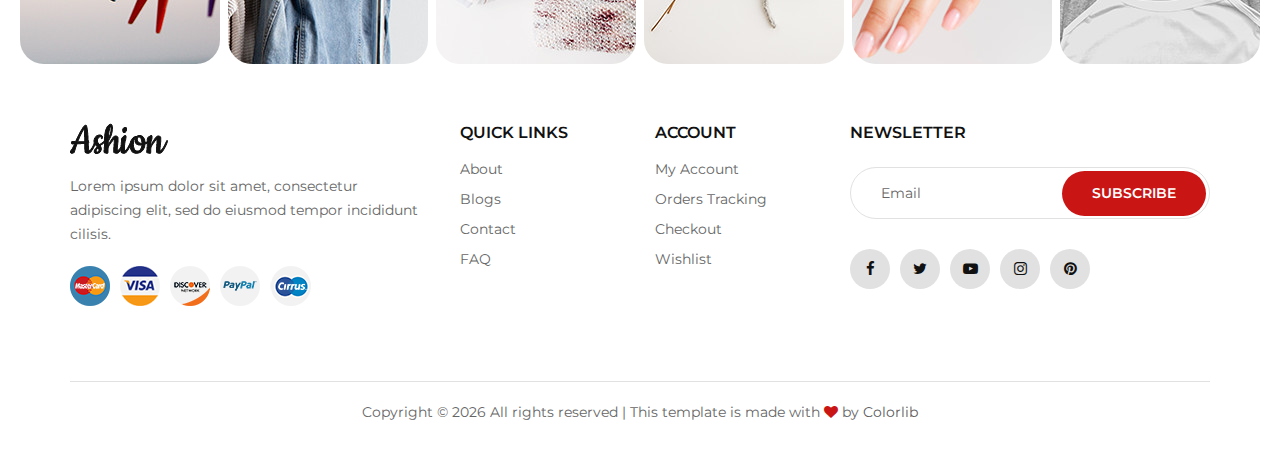
<file: shop-cart.html>
<!DOCTYPE html>
<html lang="zxx">

<head>
    <meta charset="UTF-8">
    <meta name="description" content="Ashion Template">
    <meta name="keywords" content="Ashion, unica, creative, html">
    <meta name="viewport" content="width=device-width, initial-scale=1.0">
    <meta http-equiv="X-UA-Compatible" content="ie=edge">
    <title>Ashion | Template</title>

    <!-- Google Font -->
    <link href="https://fonts.googleapis.com/css2?family=Cookie&display=swap" rel="stylesheet">
    <link href="https://fonts.googleapis.com/css2?family=Montserrat:wght@400;500;600;700;800;900&display=swap"
        rel="stylesheet">

    <!-- Css Styles -->
    <link rel="stylesheet" href="css/bootstrap.min.css" type="text/css">
    <link rel="stylesheet" href="css/font-awesome.min.css" type="text/css">
    <link rel="stylesheet" href="css/elegant-icons.css" type="text/css">
    <link rel="stylesheet" href="css/jquery-ui.min.css" type="text/css">
    <link rel="stylesheet" href="css/magnific-popup.css" type="text/css">
    <link rel="stylesheet" href="css/owl.carousel.min.css" type="text/css">
    <link rel="stylesheet" href="css/slicknav.min.css" type="text/css">
    <link rel="stylesheet" href="css/style.css" type="text/css">
</head>

<body>
    <!-- Page Preloder -->
    <div id="preloder">
        <div class="loader"></div>
    </div>

    <!-- Offcanvas Menu Begin -->
    <div class="offcanvas-menu-overlay"></div>
    <div class="offcanvas-menu-wrapper">
        <div class="offcanvas__close">+</div>
        <ul class="offcanvas__widget">
            <li><span class="icon_search search-switch"></span></li>

            <li><a href="#"><span class="icon_bag_alt"></span>
                    <div class="tip">2</div>
                </a></li>
        </ul>
        <div class="offcanvas__logo">
            <a href="./index.html"><img src="img/logo.png" alt=""></a>
        </div>
        <div id="mobile-menu-wrap"></div>
        <div class="offcanvas__auth">
            <a href="#">Login</a>
            <a href="#">Register</a>
        </div>
    </div>
    <!-- Offcanvas Menu End -->

    <!-- Header Section Begin -->
    <header class="header">
        <div class="container-fluid">
            <div class="row">
                <div class="col-xl-3 col-lg-2">
                    <div class="header__logo">
                        <a href="./index.html"><img src="img/logo.png" alt=""></a>
                    </div>
                </div>
                <div class="col-xl-6 col-lg-7">
                    <nav class="header__menu">
                        <ul>
                            <li><a href="./index.html">Home</a></li>
                            <li><a href="./shop.html">Laptop</a></li>
                            <li><a href="./shop.html">Mobile</a></li>
                            <li><a href="./shop.html">Shop</a></li>
                            <li><a href="./contact.html">Contact</a></li>
                        </ul>
                    </nav>
                </div>
                <div class="col-lg-3">
                    <div class="header__right">
                        <div class="header__right__auth">
                            <a href="#">Login</a>
                            <a href="#">Register</a>
                        </div>
                        <ul class="header__right__widget">
                            <li><span class="icon_search search-switch"></span></li>

                            <li><a href="/shop-cart.html"><span class="icon_bag_alt"></span>
                                    <div class="tip">2</div>
                                </a></li>
                        </ul>
                    </div>
                </div>
            </div>
            <div class="canvas__open">
                <i class="fa fa-bars"></i>
            </div>
        </div>
    </header>
    <!-- Header Section End -->

    <!-- Breadcrumb Begin -->
    <div class="breadcrumb-option">
        <div class="container">
            <div class="row">
                <div class="col-lg-12">
                    <div class="breadcrumb__links">
                        <a href="./index.html"><i class="fa fa-home"></i> Home</a>
                        <span>Shopping cart</span>
                    </div>
                </div>
            </div>
        </div>
    </div>
    <!-- Breadcrumb End -->

    <!-- Shop Cart Section Begin -->
    <section class="shop-cart spad">
        <div class="container">
            <div class="row">
                <div class="col-lg-12">
                    <div class="shop__cart__table">
                        <table>
                            <thead>
                                <tr>
                                    <th>Product</th>
                                    <th>Price</th>
                                    <th>Quantity</th>
                                    <th>Total</th>
                                    <th></th>
                                </tr>
                            </thead>
                            <tbody>
                                <tr>
                                    <td class="cart__product__item">
                                        <img src="img/shop-cart/cp-1.jpg" alt="">
                                        <div class="cart__product__item__title">
                                            <h6>Chain bucket bag</h6>
                                            <div class="rating">
                                                <i class="fa fa-star"></i>
                                                <i class="fa fa-star"></i>
                                                <i class="fa fa-star"></i>
                                                <i class="fa fa-star"></i>
                                                <i class="fa fa-star"></i>
                                            </div>
                                        </div>
                                    </td>
                                    <td class="cart__price">$ 150.0</td>
                                    <td class="cart__quantity">
                                        <div class="pro-qty">
                                            <input type="text" value="1">
                                        </div>
                                    </td>
                                    <td class="cart__total">$ 300.0</td>
                                    <td class="cart__close"><span class="icon_close"></span></td>
                                </tr>
                                <tr>
                                    <td class="cart__product__item">
                                        <img src="img/shop-cart/cp-2.jpg" alt="">
                                        <div class="cart__product__item__title">
                                            <h6>Zip-pockets pebbled tote briefcase</h6>
                                            <div class="rating">
                                                <i class="fa fa-star"></i>
                                                <i class="fa fa-star"></i>
                                                <i class="fa fa-star"></i>
                                                <i class="fa fa-star"></i>
                                                <i class="fa fa-star"></i>
                                            </div>
                                        </div>
                                    </td>
                                    <td class="cart__price">$ 170.0</td>
                                    <td class="cart__quantity">
                                        <div class="pro-qty">
                                            <input type="text" value="1">
                                        </div>
                                    </td>
                                    <td class="cart__total">$ 170.0</td>
                                    <td class="cart__close"><span class="icon_close"></span></td>
                                </tr>
                                <tr>
                                    <td class="cart__product__item">
                                        <img src="img/shop-cart/cp-3.jpg" alt="">
                                        <div class="cart__product__item__title">
                                            <h6>Black jean</h6>
                                            <div class="rating">
                                                <i class="fa fa-star"></i>
                                                <i class="fa fa-star"></i>
                                                <i class="fa fa-star"></i>
                                                <i class="fa fa-star"></i>
                                                <i class="fa fa-star"></i>
                                            </div>
                                        </div>
                                    </td>
                                    <td class="cart__price">$ 85.0</td>
                                    <td class="cart__quantity">
                                        <div class="pro-qty">
                                            <input type="text" value="1">
                                        </div>
                                    </td>
                                    <td class="cart__total">$ 170.0</td>
                                    <td class="cart__close"><span class="icon_close"></span></td>
                                </tr>
                                <tr>
                                    <td class="cart__product__item">
                                        <img src="img/shop-cart/cp-4.jpg" alt="">
                                        <div class="cart__product__item__title">
                                            <h6>Cotton Shirt</h6>
                                            <div class="rating">
                                                <i class="fa fa-star"></i>
                                                <i class="fa fa-star"></i>
                                                <i class="fa fa-star"></i>
                                                <i class="fa fa-star"></i>
                                                <i class="fa fa-star"></i>
                                            </div>
                                        </div>
                                    </td>
                                    <td class="cart__price">$ 55.0</td>
                                    <td class="cart__quantity">
                                        <div class="pro-qty">
                                            <input type="text" value="1">
                                        </div>
                                    </td>
                                    <td class="cart__total">$ 110.0</td>
                                    <td class="cart__close"><span class="icon_close"></span></td>
                                </tr>
                            </tbody>
                        </table>
                    </div>
                </div>
            </div>
            <div class="row">
                <div class="col-lg-6 col-md-6 col-sm-6">
                    <div class="cart__btn">
                        <a href="#">Continue Shopping</a>
                    </div>
                </div>
                <div class="col-lg-6 col-md-6 col-sm-6">
                    <div class="cart__btn update__btn">
                        <a href="#"><span class="icon_loading"></span> Update cart</a>
                    </div>
                </div>
            </div>
            <div class="row">
                <div class="col-lg-6">
                    <div class="discount__content">
                        <h6>Discount codes</h6>
                        <form action="#">
                            <input type="text" placeholder="Enter your coupon code">
                            <button type="submit" class="site-btn">Apply</button>
                        </form>
                    </div>
                </div>
                <div class="col-lg-4 offset-lg-2">
                    <div class="cart__total__procced">
                        <h6>Cart total</h6>
                        <ul>
                            <li>Subtotal <span>$ 750.0</span></li>
                            <li>Total <span>$ 750.0</span></li>
                        </ul>
                        <a href="./checkout.html" class="primary-btn">Proceed to checkout</a>
                    </div>
                </div>
            </div>
        </div>
    </section>
    <!-- Shop Cart Section End -->

    <!-- Instagram Begin -->
    <div class="instagram">
        <div class="container-fluid">
            <div class="row">
                <div class="col-lg-2 col-md-4 col-sm-4 p-0">
                    <div class="instagram__item set-bg" data-setbg="img/instagram/insta-1.jpg">
                        <div class="instagram__text">
                            <i class="fa fa-instagram"></i>
                            <a href="#">@ ashion_shop</a>
                        </div>
                    </div>
                </div>
                <div class="col-lg-2 col-md-4 col-sm-4 p-0">
                    <div class="instagram__item set-bg" data-setbg="img/instagram/insta-2.jpg">
                        <div class="instagram__text">
                            <i class="fa fa-instagram"></i>
                            <a href="#">@ ashion_shop</a>
                        </div>
                    </div>
                </div>
                <div class="col-lg-2 col-md-4 col-sm-4 p-0">
                    <div class="instagram__item set-bg" data-setbg="img/instagram/insta-3.jpg">
                        <div class="instagram__text">
                            <i class="fa fa-instagram"></i>
                            <a href="#">@ ashion_shop</a>
                        </div>
                    </div>
                </div>
                <div class="col-lg-2 col-md-4 col-sm-4 p-0">
                    <div class="instagram__item set-bg" data-setbg="img/instagram/insta-4.jpg">
                        <div class="instagram__text">
                            <i class="fa fa-instagram"></i>
                            <a href="#">@ ashion_shop</a>
                        </div>
                    </div>
                </div>
                <div class="col-lg-2 col-md-4 col-sm-4 p-0">
                    <div class="instagram__item set-bg" data-setbg="img/instagram/insta-5.jpg">
                        <div class="instagram__text">
                            <i class="fa fa-instagram"></i>
                            <a href="#">@ ashion_shop</a>
                        </div>
                    </div>
                </div>
                <div class="col-lg-2 col-md-4 col-sm-4 p-0">
                    <div class="instagram__item set-bg" data-setbg="img/instagram/insta-6.jpg">
                        <div class="instagram__text">
                            <i class="fa fa-instagram"></i>
                            <a href="#">@ ashion_shop</a>
                        </div>
                    </div>
                </div>
            </div>
        </div>
    </div>
    <!-- Instagram End -->

    <!-- Footer Section Begin -->
    <footer class="footer">
        <div class="container">
            <div class="row">
                <div class="col-lg-4 col-md-6 col-sm-7">
                    <div class="footer__about">
                        <div class="footer__logo">
                            <a href="./index.html"><img src="img/logo.png" alt=""></a>
                        </div>
                        <p>Lorem ipsum dolor sit amet, consectetur adipiscing elit, sed do eiusmod tempor incididunt
                            cilisis.</p>
                        <div class="footer__payment">
                            <a href="#"><img src="img/payment/payment-1.png" alt=""></a>
                            <a href="#"><img src="img/payment/payment-2.png" alt=""></a>
                            <a href="#"><img src="img/payment/payment-3.png" alt=""></a>
                            <a href="#"><img src="img/payment/payment-4.png" alt=""></a>
                            <a href="#"><img src="img/payment/payment-5.png" alt=""></a>
                        </div>
                    </div>
                </div>
                <div class="col-lg-2 col-md-3 col-sm-5">
                    <div class="footer__widget">
                        <h6>Quick links</h6>
                        <ul>
                            <li><a href="#">About</a></li>
                            <li><a href="#">Blogs</a></li>
                            <li><a href="#">Contact</a></li>
                            <li><a href="#">FAQ</a></li>
                        </ul>
                    </div>
                </div>
                <div class="col-lg-2 col-md-3 col-sm-4">
                    <div class="footer__widget">
                        <h6>Account</h6>
                        <ul>
                            <li><a href="#">My Account</a></li>
                            <li><a href="#">Orders Tracking</a></li>
                            <li><a href="#">Checkout</a></li>
                            <li><a href="#">Wishlist</a></li>
                        </ul>
                    </div>
                </div>
                <div class="col-lg-4 col-md-8 col-sm-8">
                    <div class="footer__newslatter">
                        <h6>NEWSLETTER</h6>
                        <form action="#">
                            <input type="text" placeholder="Email">
                            <button type="submit" class="site-btn">Subscribe</button>
                        </form>
                        <div class="footer__social">
                            <a href="#"><i class="fa fa-facebook"></i></a>
                            <a href="#"><i class="fa fa-twitter"></i></a>
                            <a href="#"><i class="fa fa-youtube-play"></i></a>
                            <a href="#"><i class="fa fa-instagram"></i></a>
                            <a href="#"><i class="fa fa-pinterest"></i></a>
                        </div>
                    </div>
                </div>
            </div>
            <div class="row">
                <div class="col-lg-12">
                    <!-- Link back to Colorlib can't be removed. Template is licensed under CC BY 3.0. -->
                    <div class="footer__copyright__text">
                        <p>Copyright &copy;
                            <script>document.write(new Date().getFullYear());</script> All rights reserved | This
                            template is made with <i class="fa fa-heart" aria-hidden="true"></i> by <a
                                href="https://colorlib.com" target="_blank">Colorlib</a>
                        </p>
                    </div>
                    <!-- Link back to Colorlib can't be removed. Template is licensed under CC BY 3.0. -->
                </div>
            </div>
        </div>
    </footer>
    <!-- Footer Section End -->

    <!-- Search Begin -->
    <div class="search-model">
        <div class="h-100 d-flex align-items-center justify-content-center">
            <div class="search-close-switch">+</div>
            <form class="search-model-form">
                <input type="text" id="search-input" placeholder="Search here.....">
            </form>
        </div>
    </div>
    <!-- Search End -->

    <!-- Js Plugins -->
    <script src="js/jquery-3.3.1.min.js"></script>
    <script src="js/bootstrap.min.js"></script>
    <script src="js/jquery.magnific-popup.min.js"></script>
    <script src="js/jquery-ui.min.js"></script>
    <script src="js/mixitup.min.js"></script>
    <script src="js/jquery.countdown.min.js"></script>
    <script src="js/jquery.slicknav.js"></script>
    <script src="js/owl.carousel.min.js"></script>
    <script src="js/jquery.nicescroll.min.js"></script>
    <script src="js/main.js"></script>
</body>

</html>
</file>
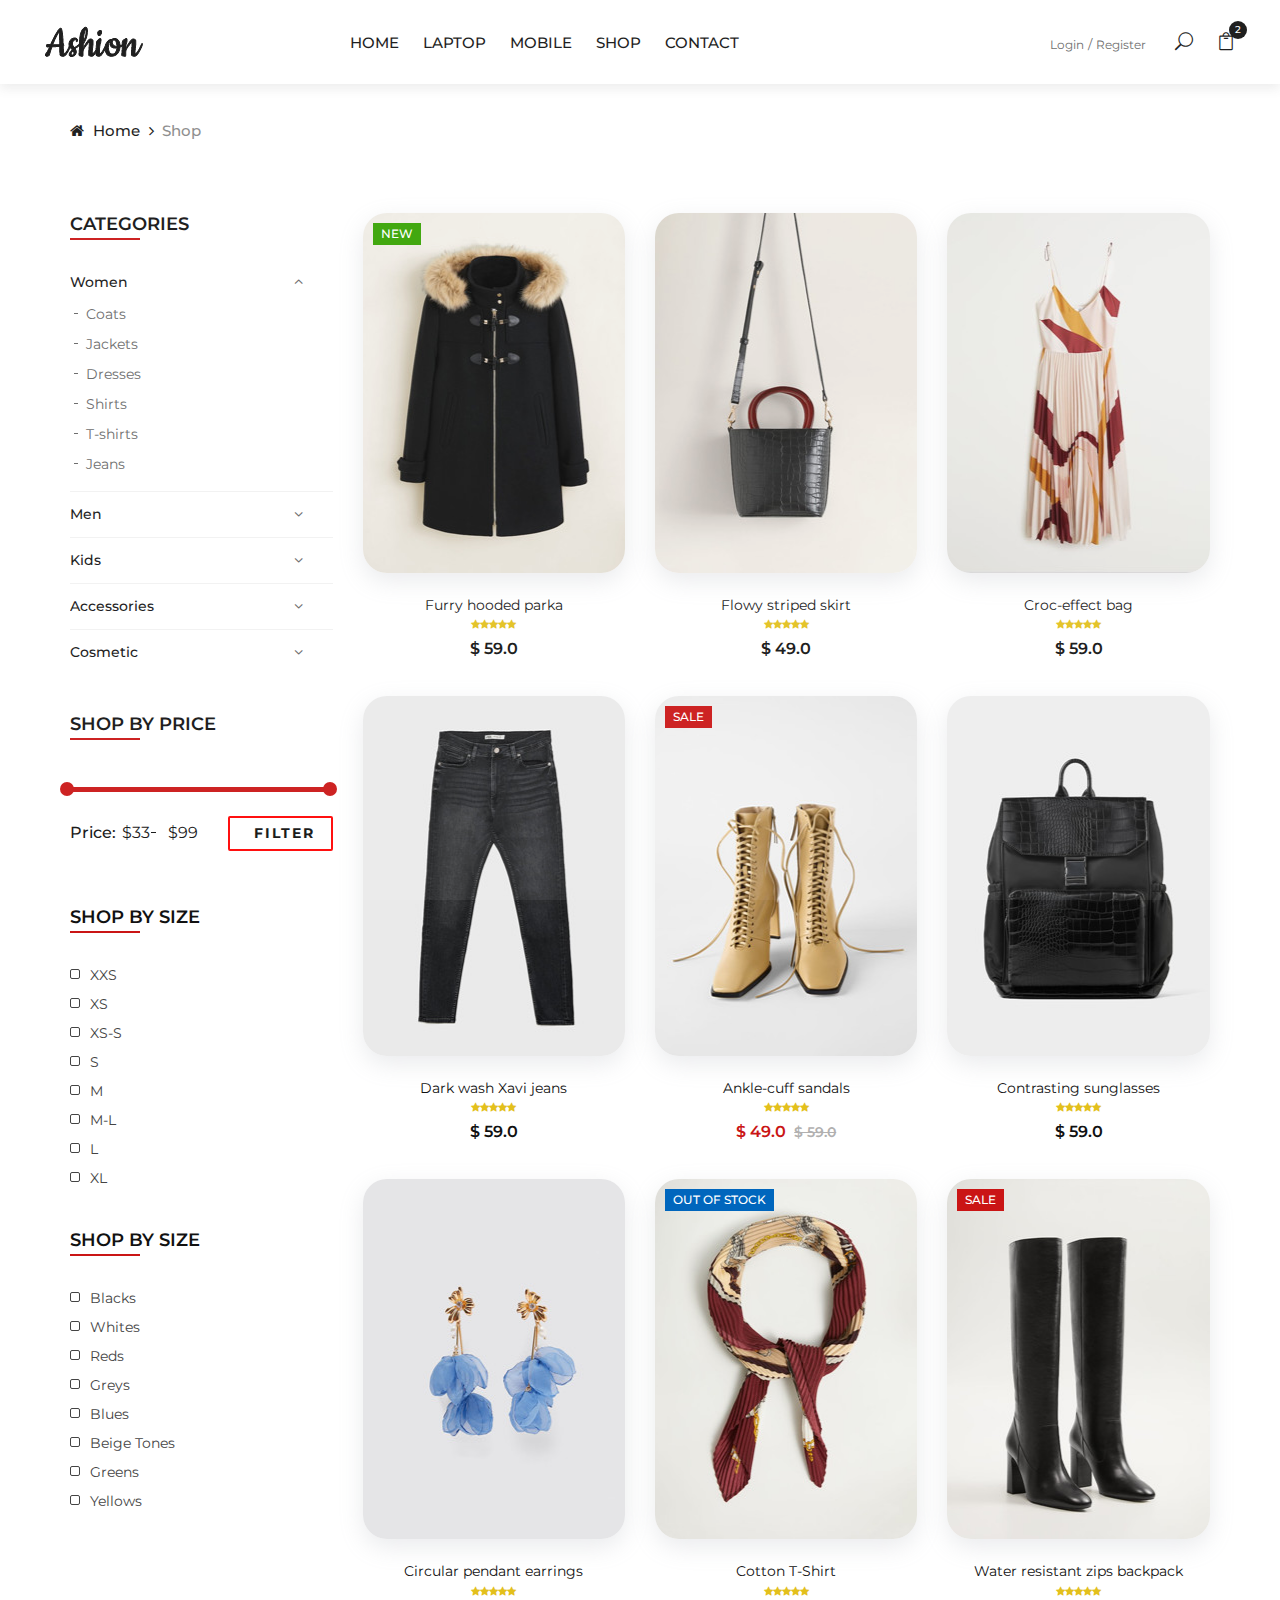
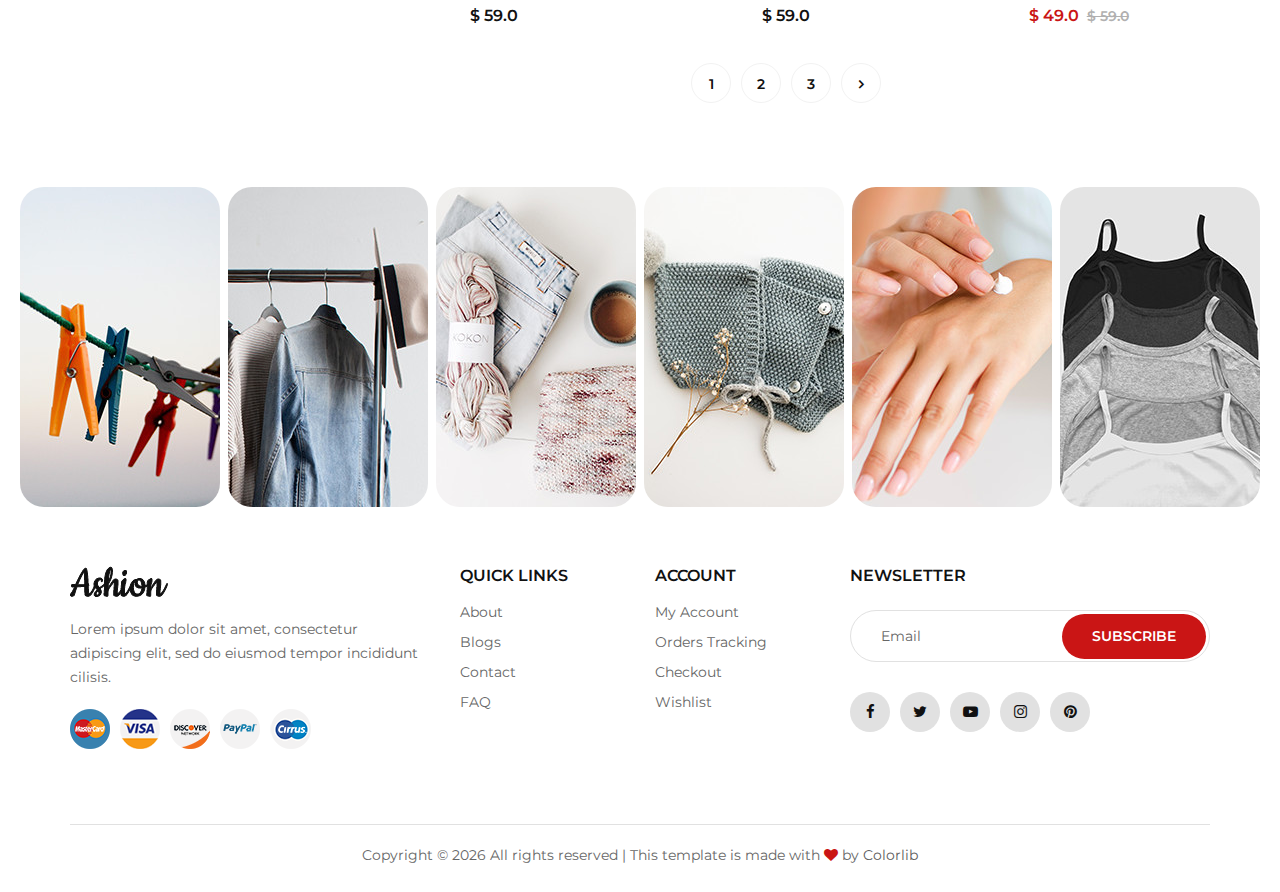
<file: shop.html>
<!DOCTYPE html>
<html lang="zxx">

<head>
    <meta charset="UTF-8">
    <meta name="description" content="Ashion Template">
    <meta name="keywords" content="Ashion, unica, creative, html">
    <meta name="viewport" content="width=device-width, initial-scale=1.0">
    <meta http-equiv="X-UA-Compatible" content="ie=edge">
    <title>Ashion | Template</title>

    <!-- Google Font -->
    <link href="https://fonts.googleapis.com/css2?family=Cookie&display=swap" rel="stylesheet">
    <link href="https://fonts.googleapis.com/css2?family=Montserrat:wght@400;500;600;700;800;900&display=swap"
        rel="stylesheet">

    <!-- Css Styles -->
    <link rel="stylesheet" href="css/bootstrap.min.css" type="text/css">
    <link rel="stylesheet" href="css/font-awesome.min.css" type="text/css">
    <link rel="stylesheet" href="css/elegant-icons.css" type="text/css">
    <link rel="stylesheet" href="css/jquery-ui.min.css" type="text/css">
    <link rel="stylesheet" href="css/magnific-popup.css" type="text/css">
    <link rel="stylesheet" href="css/owl.carousel.min.css" type="text/css">
    <link rel="stylesheet" href="css/slicknav.min.css" type="text/css">
    <link rel="stylesheet" href="css/style.css" type="text/css">
</head>

<body>
    <!-- Page Preloder -->
    <div id="preloder">
        <div class="loader"></div>
    </div>

    <!-- Offcanvas Menu Begin -->
    <div class="offcanvas-menu-overlay"></div>
    <div class="offcanvas-menu-wrapper">
        <div class="offcanvas__close">+</div>
        <ul class="offcanvas__widget">
            <li><span class="icon_search search-switch"></span></li>

            <li><a href="#"><span class="icon_bag_alt"></span>
                    <div class="tip">2</div>
                </a></li>
        </ul>
        <div class="offcanvas__logo">
            <a href="./index.html"><img src="img/logo.png" alt=""></a>
        </div>
        <div id="mobile-menu-wrap"></div>
        <div class="offcanvas__auth">
            <a href="#">Login</a>
            <a href="#">Register</a>
        </div>
    </div>
    <!-- Offcanvas Menu End -->

    <!-- Header Section Begin -->
    <header class="header">
        <div class="container-fluid">
            <div class="row">
                <div class="col-xl-3 col-lg-2">
                    <div class="header__logo">
                        <a href="./index.html"><img src="img/logo.png" alt=""></a>
                    </div>
                </div>
                <div class="col-xl-6 col-lg-7">
                    <nav class="header__menu">
                        <ul>
                            <li><a href="./index.html">Home</a></li>
                            <li><a href="./shop.html">Laptop</a></li>
                            <li><a href="./shop.html">Mobile</a></li>
                            <li><a href="./shop.html">Shop</a></li>
                            <li><a href="./contact.html">Contact</a></li>
                        </ul>
                    </nav>
                </div>
                <div class="col-lg-3">
                    <div class="header__right">
                        <div class="header__right__auth">
                            <a href="#">Login</a>
                            <a href="#">Register</a>
                        </div>
                        <ul class="header__right__widget">
                            <li><span class="icon_search search-switch"></span></li>

                            <li><a href="/shop-cart.html"><span class="icon_bag_alt"></span>
                                    <div class="tip">2</div>
                                </a></li>
                        </ul>
                    </div>
                </div>
            </div>
            <div class="canvas__open">
                <i class="fa fa-bars"></i>
            </div>
        </div>
    </header>
    <!-- Header Section End -->

    <!-- Breadcrumb Begin -->
    <div class="breadcrumb-option">
        <div class="container">
            <div class="row">
                <div class="col-lg-12">
                    <div class="breadcrumb__links">
                        <a href="./index.html"><i class="fa fa-home"></i> Home</a>
                        <span>Shop</span>
                    </div>
                </div>
            </div>
        </div>
    </div>
    <!-- Breadcrumb End -->

    <!-- Shop Section Begin -->
    <section class="shop spad">
        <div class="container">
            <div class="row">
                <div class="col-lg-3 col-md-3">
                    <div class="shop__sidebar">
                        <div class="sidebar__categories">
                            <div class="section-title">
                                <h4>Categories</h4>
                            </div>
                            <div class="categories__accordion">
                                <div class="accordion" id="accordionExample">
                                    <div class="card">
                                        <div class="card-heading active">
                                            <a data-toggle="collapse" data-target="#collapseOne">Women</a>
                                        </div>
                                        <div id="collapseOne" class="collapse show" data-parent="#accordionExample">
                                            <div class="card-body">
                                                <ul>
                                                    <li><a href="#">Coats</a></li>
                                                    <li><a href="#">Jackets</a></li>
                                                    <li><a href="#">Dresses</a></li>
                                                    <li><a href="#">Shirts</a></li>
                                                    <li><a href="#">T-shirts</a></li>
                                                    <li><a href="#">Jeans</a></li>
                                                </ul>
                                            </div>
                                        </div>
                                    </div>
                                    <div class="card">
                                        <div class="card-heading">
                                            <a data-toggle="collapse" data-target="#collapseTwo">Men</a>
                                        </div>
                                        <div id="collapseTwo" class="collapse" data-parent="#accordionExample">
                                            <div class="card-body">
                                                <ul>
                                                    <li><a href="#">Coats</a></li>
                                                    <li><a href="#">Jackets</a></li>
                                                    <li><a href="#">Dresses</a></li>
                                                    <li><a href="#">Shirts</a></li>
                                                    <li><a href="#">T-shirts</a></li>
                                                    <li><a href="#">Jeans</a></li>
                                                </ul>
                                            </div>
                                        </div>
                                    </div>
                                    <div class="card">
                                        <div class="card-heading">
                                            <a data-toggle="collapse" data-target="#collapseThree">Kids</a>
                                        </div>
                                        <div id="collapseThree" class="collapse" data-parent="#accordionExample">
                                            <div class="card-body">
                                                <ul>
                                                    <li><a href="#">Coats</a></li>
                                                    <li><a href="#">Jackets</a></li>
                                                    <li><a href="#">Dresses</a></li>
                                                    <li><a href="#">Shirts</a></li>
                                                    <li><a href="#">T-shirts</a></li>
                                                    <li><a href="#">Jeans</a></li>
                                                </ul>
                                            </div>
                                        </div>
                                    </div>
                                    <div class="card">
                                        <div class="card-heading">
                                            <a data-toggle="collapse" data-target="#collapseFour">Accessories</a>
                                        </div>
                                        <div id="collapseFour" class="collapse" data-parent="#accordionExample">
                                            <div class="card-body">
                                                <ul>
                                                    <li><a href="#">Coats</a></li>
                                                    <li><a href="#">Jackets</a></li>
                                                    <li><a href="#">Dresses</a></li>
                                                    <li><a href="#">Shirts</a></li>
                                                    <li><a href="#">T-shirts</a></li>
                                                    <li><a href="#">Jeans</a></li>
                                                </ul>
                                            </div>
                                        </div>
                                    </div>
                                    <div class="card">
                                        <div class="card-heading">
                                            <a data-toggle="collapse" data-target="#collapseFive">Cosmetic</a>
                                        </div>
                                        <div id="collapseFive" class="collapse" data-parent="#accordionExample">
                                            <div class="card-body">
                                                <ul>
                                                    <li><a href="#">Coats</a></li>
                                                    <li><a href="#">Jackets</a></li>
                                                    <li><a href="#">Dresses</a></li>
                                                    <li><a href="#">Shirts</a></li>
                                                    <li><a href="#">T-shirts</a></li>
                                                    <li><a href="#">Jeans</a></li>
                                                </ul>
                                            </div>
                                        </div>
                                    </div>
                                </div>
                            </div>
                        </div>
                        <div class="sidebar__filter">
                            <div class="section-title">
                                <h4>Shop by price</h4>
                            </div>
                            <div class="filter-range-wrap">
                                <div class="price-range ui-slider ui-corner-all ui-slider-horizontal ui-widget ui-widget-content"
                                    data-min="33" data-max="99"></div>
                                <div class="range-slider">
                                    <div class="price-input">
                                        <p>Price:</p>
                                        <input type="text" id="minamount">
                                        <input type="text" id="maxamount">
                                    </div>
                                </div>
                            </div>
                            <a href="#">Filter</a>
                        </div>
                        <div class="sidebar__sizes">
                            <div class="section-title">
                                <h4>Shop by size</h4>
                            </div>
                            <div class="size__list">
                                <label for="xxs">
                                    xxs
                                    <input type="checkbox" id="xxs">
                                    <span class="checkmark"></span>
                                </label>
                                <label for="xs">
                                    xs
                                    <input type="checkbox" id="xs">
                                    <span class="checkmark"></span>
                                </label>
                                <label for="xss">
                                    xs-s
                                    <input type="checkbox" id="xss">
                                    <span class="checkmark"></span>
                                </label>
                                <label for="s">
                                    s
                                    <input type="checkbox" id="s">
                                    <span class="checkmark"></span>
                                </label>
                                <label for="m">
                                    m
                                    <input type="checkbox" id="m">
                                    <span class="checkmark"></span>
                                </label>
                                <label for="ml">
                                    m-l
                                    <input type="checkbox" id="ml">
                                    <span class="checkmark"></span>
                                </label>
                                <label for="l">
                                    l
                                    <input type="checkbox" id="l">
                                    <span class="checkmark"></span>
                                </label>
                                <label for="xl">
                                    xl
                                    <input type="checkbox" id="xl">
                                    <span class="checkmark"></span>
                                </label>
                            </div>
                        </div>
                        <div class="sidebar__color">
                            <div class="section-title">
                                <h4>Shop by size</h4>
                            </div>
                            <div class="size__list color__list">
                                <label for="black">
                                    Blacks
                                    <input type="checkbox" id="black">
                                    <span class="checkmark"></span>
                                </label>
                                <label for="whites">
                                    Whites
                                    <input type="checkbox" id="whites">
                                    <span class="checkmark"></span>
                                </label>
                                <label for="reds">
                                    Reds
                                    <input type="checkbox" id="reds">
                                    <span class="checkmark"></span>
                                </label>
                                <label for="greys">
                                    Greys
                                    <input type="checkbox" id="greys">
                                    <span class="checkmark"></span>
                                </label>
                                <label for="blues">
                                    Blues
                                    <input type="checkbox" id="blues">
                                    <span class="checkmark"></span>
                                </label>
                                <label for="beige">
                                    Beige Tones
                                    <input type="checkbox" id="beige">
                                    <span class="checkmark"></span>
                                </label>
                                <label for="greens">
                                    Greens
                                    <input type="checkbox" id="greens">
                                    <span class="checkmark"></span>
                                </label>
                                <label for="yellows">
                                    Yellows
                                    <input type="checkbox" id="yellows">
                                    <span class="checkmark"></span>
                                </label>
                            </div>
                        </div>
                    </div>
                </div>
                <div class="col-lg-9 col-md-9">
                    <div class="row">
                        <div class="col-lg-4 col-md-6">
                            <div class="product__item">
                                <div class="product__item__pic set-bg" data-setbg="img/shop/shop-1.jpg">
                                    <div class="label new">New</div>
                                    <ul class="product__hover">
                                        <li><a href="img/shop/shop-1.jpg" class="image-popup"><span
                                                    class="arrow_expand"></span></a></li>
                                        <li><a href="#"><span class="icon_heart_alt"></span></a></li>
                                        <li><a href="#"><span class="icon_bag_alt"></span></a></li>
                                    </ul>
                                </div>
                                <div class="product__item__text">
                                    <h6><a href="#">Furry hooded parka</a></h6>
                                    <div class="rating">
                                        <i class="fa fa-star"></i>
                                        <i class="fa fa-star"></i>
                                        <i class="fa fa-star"></i>
                                        <i class="fa fa-star"></i>
                                        <i class="fa fa-star"></i>
                                    </div>
                                    <div class="product__price">$ 59.0</div>
                                </div>
                            </div>
                        </div>
                        <div class="col-lg-4 col-md-6">
                            <div class="product__item">
                                <div class="product__item__pic set-bg" data-setbg="img/shop/shop-2.jpg">
                                    <ul class="product__hover">
                                        <li><a href="img/shop/shop-2.jpg" class="image-popup"><span
                                                    class="arrow_expand"></span></a></li>
                                        <li><a href="#"><span class="icon_heart_alt"></span></a></li>
                                        <li><a href="#"><span class="icon_bag_alt"></span></a></li>
                                    </ul>
                                </div>
                                <div class="product__item__text">
                                    <h6><a href="#">Flowy striped skirt</a></h6>
                                    <div class="rating">
                                        <i class="fa fa-star"></i>
                                        <i class="fa fa-star"></i>
                                        <i class="fa fa-star"></i>
                                        <i class="fa fa-star"></i>
                                        <i class="fa fa-star"></i>
                                    </div>
                                    <div class="product__price">$ 49.0</div>
                                </div>
                            </div>
                        </div>
                        <div class="col-lg-4 col-md-6">
                            <div class="product__item">
                                <div class="product__item__pic set-bg" data-setbg="img/shop/shop-3.jpg">
                                    <ul class="product__hover">
                                        <li><a href="img/shop/shop-3.jpg" class="image-popup"><span
                                                    class="arrow_expand"></span></a></li>
                                        <li><a href="#"><span class="icon_heart_alt"></span></a></li>
                                        <li><a href="#"><span class="icon_bag_alt"></span></a></li>
                                    </ul>
                                </div>
                                <div class="product__item__text">
                                    <h6><a href="#">Croc-effect bag</a></h6>
                                    <div class="rating">
                                        <i class="fa fa-star"></i>
                                        <i class="fa fa-star"></i>
                                        <i class="fa fa-star"></i>
                                        <i class="fa fa-star"></i>
                                        <i class="fa fa-star"></i>
                                    </div>
                                    <div class="product__price">$ 59.0</div>
                                </div>
                            </div>
                        </div>
                        <div class="col-lg-4 col-md-6">
                            <div class="product__item">
                                <div class="product__item__pic set-bg" data-setbg="img/shop/shop-4.jpg">
                                    <ul class="product__hover">
                                        <li><a href="img/shop/shop-4.jpg" class="image-popup"><span
                                                    class="arrow_expand"></span></a></li>
                                        <li><a href="#"><span class="icon_heart_alt"></span></a></li>
                                        <li><a href="#"><span class="icon_bag_alt"></span></a></li>
                                    </ul>
                                </div>
                                <div class="product__item__text">
                                    <h6><a href="#">Dark wash Xavi jeans</a></h6>
                                    <div class="rating">
                                        <i class="fa fa-star"></i>
                                        <i class="fa fa-star"></i>
                                        <i class="fa fa-star"></i>
                                        <i class="fa fa-star"></i>
                                        <i class="fa fa-star"></i>
                                    </div>
                                    <div class="product__price">$ 59.0</div>
                                </div>
                            </div>
                        </div>
                        <div class="col-lg-4 col-md-6">
                            <div class="product__item sale">
                                <div class="product__item__pic set-bg" data-setbg="img/shop/shop-5.jpg">
                                    <div class="label">Sale</div>
                                    <ul class="product__hover">
                                        <li><a href="img/shop/shop-5.jpg" class="image-popup"><span
                                                    class="arrow_expand"></span></a></li>
                                        <li><a href="#"><span class="icon_heart_alt"></span></a></li>
                                        <li><a href="#"><span class="icon_bag_alt"></span></a></li>
                                    </ul>
                                </div>
                                <div class="product__item__text">
                                    <h6><a href="#">Ankle-cuff sandals</a></h6>
                                    <div class="rating">
                                        <i class="fa fa-star"></i>
                                        <i class="fa fa-star"></i>
                                        <i class="fa fa-star"></i>
                                        <i class="fa fa-star"></i>
                                        <i class="fa fa-star"></i>
                                    </div>
                                    <div class="product__price">$ 49.0 <span>$ 59.0</span></div>
                                </div>
                            </div>
                        </div>
                        <div class="col-lg-4 col-md-6">
                            <div class="product__item">
                                <div class="product__item__pic set-bg" data-setbg="img/shop/shop-6.jpg">
                                    <ul class="product__hover">
                                        <li><a href="img/shop/shop-6.jpg" class="image-popup"><span
                                                    class="arrow_expand"></span></a></li>
                                        <li><a href="#"><span class="icon_heart_alt"></span></a></li>
                                        <li><a href="#"><span class="icon_bag_alt"></span></a></li>
                                    </ul>
                                </div>
                                <div class="product__item__text">
                                    <h6><a href="#">Contrasting sunglasses</a></h6>
                                    <div class="rating">
                                        <i class="fa fa-star"></i>
                                        <i class="fa fa-star"></i>
                                        <i class="fa fa-star"></i>
                                        <i class="fa fa-star"></i>
                                        <i class="fa fa-star"></i>
                                    </div>
                                    <div class="product__price">$ 59.0</div>
                                </div>
                            </div>
                        </div>
                        <div class="col-lg-4 col-md-6">
                            <div class="product__item">
                                <div class="product__item__pic set-bg" data-setbg="img/shop/shop-7.jpg">
                                    <ul class="product__hover">
                                        <li><a href="img/shop/shop-7.jpg" class="image-popup"><span
                                                    class="arrow_expand"></span></a></li>
                                        <li><a href="#"><span class="icon_heart_alt"></span></a></li>
                                        <li><a href="#"><span class="icon_bag_alt"></span></a></li>
                                    </ul>
                                </div>
                                <div class="product__item__text">
                                    <h6><a href="#">Circular pendant earrings</a></h6>
                                    <div class="rating">
                                        <i class="fa fa-star"></i>
                                        <i class="fa fa-star"></i>
                                        <i class="fa fa-star"></i>
                                        <i class="fa fa-star"></i>
                                        <i class="fa fa-star"></i>
                                    </div>
                                    <div class="product__price">$ 59.0</div>
                                </div>
                            </div>
                        </div>
                        <div class="col-lg-4 col-md-6">
                            <div class="product__item">
                                <div class="product__item__pic set-bg" data-setbg="img/shop/shop-8.jpg">
                                    <div class="label stockout stockblue">Out Of Stock</div>
                                    <ul class="product__hover">
                                        <li><a href="img/shop/shop-8.jpg" class="image-popup"><span
                                                    class="arrow_expand"></span></a></li>
                                        <li><a href="#"><span class="icon_heart_alt"></span></a></li>
                                        <li><a href="#"><span class="icon_bag_alt"></span></a></li>
                                    </ul>
                                </div>
                                <div class="product__item__text">
                                    <h6><a href="#">Cotton T-Shirt</a></h6>
                                    <div class="rating">
                                        <i class="fa fa-star"></i>
                                        <i class="fa fa-star"></i>
                                        <i class="fa fa-star"></i>
                                        <i class="fa fa-star"></i>
                                        <i class="fa fa-star"></i>
                                    </div>
                                    <div class="product__price">$ 59.0</div>
                                </div>
                            </div>
                        </div>
                        <div class="col-lg-4 col-md-6">
                            <div class="product__item sale">
                                <div class="product__item__pic set-bg" data-setbg="img/shop/shop-9.jpg">
                                    <div class="label">Sale</div>
                                    <ul class="product__hover">
                                        <li><a href="img/shop/shop-9.jpg" class="image-popup"><span
                                                    class="arrow_expand"></span></a></li>
                                        <li><a href="#"><span class="icon_heart_alt"></span></a></li>
                                        <li><a href="#"><span class="icon_bag_alt"></span></a></li>
                                    </ul>
                                </div>
                                <div class="product__item__text">
                                    <h6><a href="#">Water resistant zips backpack</a></h6>
                                    <div class="rating">
                                        <i class="fa fa-star"></i>
                                        <i class="fa fa-star"></i>
                                        <i class="fa fa-star"></i>
                                        <i class="fa fa-star"></i>
                                        <i class="fa fa-star"></i>
                                    </div>
                                    <div class="product__price">$ 49.0 <span>$ 59.0</span></div>
                                </div>
                            </div>
                        </div>
                        <div class="col-lg-12 text-center">
                            <div class="pagination__option">
                                <a href="#">1</a>
                                <a href="#">2</a>
                                <a href="#">3</a>
                                <a href="#"><i class="fa fa-angle-right"></i></a>
                            </div>
                        </div>
                    </div>
                </div>
            </div>
        </div>
    </section>
    <!-- Shop Section End -->

    <!-- Instagram Begin -->
    <div class="instagram">
        <div class="container-fluid">
            <div class="row">
                <div class="col-lg-2 col-md-4 col-sm-4 p-0">
                    <div class="instagram__item set-bg" data-setbg="img/instagram/insta-1.jpg">
                        <div class="instagram__text">
                            <i class="fa fa-instagram"></i>
                            <a href="#">@ ashion_shop</a>
                        </div>
                    </div>
                </div>
                <div class="col-lg-2 col-md-4 col-sm-4 p-0">
                    <div class="instagram__item set-bg" data-setbg="img/instagram/insta-2.jpg">
                        <div class="instagram__text">
                            <i class="fa fa-instagram"></i>
                            <a href="#">@ ashion_shop</a>
                        </div>
                    </div>
                </div>
                <div class="col-lg-2 col-md-4 col-sm-4 p-0">
                    <div class="instagram__item set-bg" data-setbg="img/instagram/insta-3.jpg">
                        <div class="instagram__text">
                            <i class="fa fa-instagram"></i>
                            <a href="#">@ ashion_shop</a>
                        </div>
                    </div>
                </div>
                <div class="col-lg-2 col-md-4 col-sm-4 p-0">
                    <div class="instagram__item set-bg" data-setbg="img/instagram/insta-4.jpg">
                        <div class="instagram__text">
                            <i class="fa fa-instagram"></i>
                            <a href="#">@ ashion_shop</a>
                        </div>
                    </div>
                </div>
                <div class="col-lg-2 col-md-4 col-sm-4 p-0">
                    <div class="instagram__item set-bg" data-setbg="img/instagram/insta-5.jpg">
                        <div class="instagram__text">
                            <i class="fa fa-instagram"></i>
                            <a href="#">@ ashion_shop</a>
                        </div>
                    </div>
                </div>
                <div class="col-lg-2 col-md-4 col-sm-4 p-0">
                    <div class="instagram__item set-bg" data-setbg="img/instagram/insta-6.jpg">
                        <div class="instagram__text">
                            <i class="fa fa-instagram"></i>
                            <a href="#">@ ashion_shop</a>
                        </div>
                    </div>
                </div>
            </div>
        </div>
    </div>
    <!-- Instagram End -->

    <!-- Footer Section Begin -->
    <footer class="footer">
        <div class="container">
            <div class="row">
                <div class="col-lg-4 col-md-6 col-sm-7">
                    <div class="footer__about">
                        <div class="footer__logo">
                            <a href="./index.html"><img src="img/logo.png" alt=""></a>
                        </div>
                        <p>Lorem ipsum dolor sit amet, consectetur adipiscing elit, sed do eiusmod tempor incididunt
                            cilisis.</p>
                        <div class="footer__payment">
                            <a href="#"><img src="img/payment/payment-1.png" alt=""></a>
                            <a href="#"><img src="img/payment/payment-2.png" alt=""></a>
                            <a href="#"><img src="img/payment/payment-3.png" alt=""></a>
                            <a href="#"><img src="img/payment/payment-4.png" alt=""></a>
                            <a href="#"><img src="img/payment/payment-5.png" alt=""></a>
                        </div>
                    </div>
                </div>
                <div class="col-lg-2 col-md-3 col-sm-5">
                    <div class="footer__widget">
                        <h6>Quick links</h6>
                        <ul>
                            <li><a href="#">About</a></li>
                            <li><a href="#">Blogs</a></li>
                            <li><a href="#">Contact</a></li>
                            <li><a href="#">FAQ</a></li>
                        </ul>
                    </div>
                </div>
                <div class="col-lg-2 col-md-3 col-sm-4">
                    <div class="footer__widget">
                        <h6>Account</h6>
                        <ul>
                            <li><a href="#">My Account</a></li>
                            <li><a href="#">Orders Tracking</a></li>
                            <li><a href="#">Checkout</a></li>
                            <li><a href="#">Wishlist</a></li>
                        </ul>
                    </div>
                </div>
                <div class="col-lg-4 col-md-8 col-sm-8">
                    <div class="footer__newslatter">
                        <h6>NEWSLETTER</h6>
                        <form action="#">
                            <input type="text" placeholder="Email">
                            <button type="submit" class="site-btn">Subscribe</button>
                        </form>
                        <div class="footer__social">
                            <a href="#"><i class="fa fa-facebook"></i></a>
                            <a href="#"><i class="fa fa-twitter"></i></a>
                            <a href="#"><i class="fa fa-youtube-play"></i></a>
                            <a href="#"><i class="fa fa-instagram"></i></a>
                            <a href="#"><i class="fa fa-pinterest"></i></a>
                        </div>
                    </div>
                </div>
            </div>
            <div class="row">
                <div class="col-lg-12">
                    <!-- Link back to Colorlib can't be removed. Template is licensed under CC BY 3.0. -->
                    <div class="footer__copyright__text">
                        <p>Copyright &copy;
                            <script>document.write(new Date().getFullYear());</script> All rights reserved | This
                            template is made with <i class="fa fa-heart" aria-hidden="true"></i> by <a
                                href="https://colorlib.com" target="_blank">Colorlib</a>
                        </p>
                    </div>
                    <!-- Link back to Colorlib can't be removed. Template is licensed under CC BY 3.0. -->
                </div>
            </div>
        </div>
    </footer>
    <!-- Footer Section End -->

    <!-- Search Begin -->
    <div class="search-model">
        <div class="h-100 d-flex align-items-center justify-content-center">
            <div class="search-close-switch">+</div>
            <form class="search-model-form">
                <input type="text" id="search-input" placeholder="Search here.....">
            </form>
        </div>
    </div>
    <!-- Search End -->

    <!-- Js Plugins -->
    <script src="js/jquery-3.3.1.min.js"></script>
    <script src="js/bootstrap.min.js"></script>
    <script src="js/jquery.magnific-popup.min.js"></script>
    <script src="js/jquery-ui.min.js"></script>
    <script src="js/mixitup.min.js"></script>
    <script src="js/jquery.countdown.min.js"></script>
    <script src="js/jquery.slicknav.js"></script>
    <script src="js/owl.carousel.min.js"></script>
    <script src="js/jquery.nicescroll.min.js"></script>
    <script src="js/main.js"></script>
</body>

</html>
</file>
<file: css/elegant-icons.css>
@font-face {
	font-family: 'ElegantIcons';
	src:url('../fonts/ElegantIcons.eot');
	src:url('../fonts/ElegantIcons.eot?#iefix') format('embedded-opentype'),
		url('../fonts/ElegantIcons.woff') format('woff'),
		url('../fonts/ElegantIcons.ttf') format('truetype'),
		url('../fonts/ElegantIcons.svg#ElegantIcons') format('svg');
	font-weight: normal;
	font-style: normal;
}

/* Use the following CSS code if you want to use data attributes for inserting your icons */
[data-icon]:before {
	font-family: 'ElegantIcons';
	content: attr(data-icon);
	speak: none;
	font-weight: normal;
	font-variant: normal;
	text-transform: none;
	line-height: 1;
	-webkit-font-smoothing: antialiased;
	-moz-osx-font-smoothing: grayscale;
}

/* Use the following CSS code if you want to have a class per icon */
/*
Instead of a list of all class selectors,
you can use the generic selector below, but it's slower:
[class*="your-class-prefix"] {
*/
.arrow_up, .arrow_down, .arrow_left, .arrow_right, .arrow_left-up, .arrow_right-up, .arrow_right-down, .arrow_left-down, .arrow-up-down, .arrow_up-down_alt, .arrow_left-right_alt, .arrow_left-right, .arrow_expand_alt2, .arrow_expand_alt, .arrow_condense, .arrow_expand, .arrow_move, .arrow_carrot-up, .arrow_carrot-down, .arrow_carrot-left, .arrow_carrot-right, .arrow_carrot-2up, .arrow_carrot-2down, .arrow_carrot-2left, .arrow_carrot-2right, .arrow_carrot-up_alt2, .arrow_carrot-down_alt2, .arrow_carrot-left_alt2, .arrow_carrot-right_alt2, .arrow_carrot-2up_alt2, .arrow_carrot-2down_alt2, .arrow_carrot-2left_alt2, .arrow_carrot-2right_alt2, .arrow_triangle-up, .arrow_triangle-down, .arrow_triangle-left, .arrow_triangle-right, .arrow_triangle-up_alt2, .arrow_triangle-down_alt2, .arrow_triangle-left_alt2, .arrow_triangle-right_alt2, .arrow_back, .icon_minus-06, .icon_plus, .icon_close, .icon_check, .icon_minus_alt2, .icon_plus_alt2, .icon_close_alt2, .icon_check_alt2, .icon_zoom-out_alt, .icon_zoom-in_alt, .icon_search, .icon_box-empty, .icon_box-selected, .icon_minus-box, .icon_plus-box, .icon_box-checked, .icon_circle-empty, .icon_circle-slelected, .icon_stop_alt2, .icon_stop, .icon_pause_alt2, .icon_pause, .icon_menu, .icon_menu-square_alt2, .icon_menu-circle_alt2, .icon_ul, .icon_ol, .icon_adjust-horiz, .icon_adjust-vert, .icon_document_alt, .icon_documents_alt, .icon_pencil, .icon_pencil-edit_alt, .icon_pencil-edit, .icon_folder-alt, .icon_folder-open_alt, .icon_folder-add_alt, .icon_info_alt, .icon_error-oct_alt, .icon_error-circle_alt, .icon_error-triangle_alt, .icon_question_alt2, .icon_question, .icon_comment_alt, .icon_chat_alt, .icon_vol-mute_alt, .icon_volume-low_alt, .icon_volume-high_alt, .icon_quotations, .icon_quotations_alt2, .icon_clock_alt, .icon_lock_alt, .icon_lock-open_alt, .icon_key_alt, .icon_cloud_alt, .icon_cloud-upload_alt, .icon_cloud-download_alt, .icon_image, .icon_images, .icon_lightbulb_alt, .icon_gift_alt, .icon_house_alt, .icon_genius, .icon_mobile, .icon_tablet, .icon_laptop, .icon_desktop, .icon_camera_alt, .icon_mail_alt, .icon_cone_alt, .icon_ribbon_alt, .icon_bag_alt, .icon_creditcard, .icon_cart_alt, .icon_paperclip, .icon_tag_alt, .icon_tags_alt, .icon_trash_alt, .icon_cursor_alt, .icon_mic_alt, .icon_compass_alt, .icon_pin_alt, .icon_pushpin_alt, .icon_map_alt, .icon_drawer_alt, .icon_toolbox_alt, .icon_book_alt, .icon_calendar, .icon_film, .icon_table, .icon_contacts_alt, .icon_headphones, .icon_lifesaver, .icon_piechart, .icon_refresh, .icon_link_alt, .icon_link, .icon_loading, .icon_blocked, .icon_archive_alt, .icon_heart_alt, .icon_star_alt, .icon_star-half_alt, .icon_star, .icon_star-half, .icon_tools, .icon_tool, .icon_cog, .icon_cogs, .arrow_up_alt, .arrow_down_alt, .arrow_left_alt, .arrow_right_alt, .arrow_left-up_alt, .arrow_right-up_alt, .arrow_right-down_alt, .arrow_left-down_alt, .arrow_condense_alt, .arrow_expand_alt3, .arrow_carrot_up_alt, .arrow_carrot-down_alt, .arrow_carrot-left_alt, .arrow_carrot-right_alt, .arrow_carrot-2up_alt, .arrow_carrot-2dwnn_alt, .arrow_carrot-2left_alt, .arrow_carrot-2right_alt, .arrow_triangle-up_alt, .arrow_triangle-down_alt, .arrow_triangle-left_alt, .arrow_triangle-right_alt, .icon_minus_alt, .icon_plus_alt, .icon_close_alt, .icon_check_alt, .icon_zoom-out, .icon_zoom-in, .icon_stop_alt, .icon_menu-square_alt, .icon_menu-circle_alt, .icon_document, .icon_documents, .icon_pencil_alt, .icon_folder, .icon_folder-open, .icon_folder-add, .icon_folder_upload, .icon_folder_download, .icon_info, .icon_error-circle, .icon_error-oct, .icon_error-triangle, .icon_question_alt, .icon_comment, .icon_chat, .icon_vol-mute, .icon_volume-low, .icon_volume-high, .icon_quotations_alt, .icon_clock, .icon_lock, .icon_lock-open, .icon_key, .icon_cloud, .icon_cloud-upload, .icon_cloud-download, .icon_lightbulb, .icon_gift, .icon_house, .icon_camera, .icon_mail, .icon_cone, .icon_ribbon, .icon_bag, .icon_cart, .icon_tag, .icon_tags, .icon_trash, .icon_cursor, .icon_mic, .icon_compass, .icon_pin, .icon_pushpin, .icon_map, .icon_drawer, .icon_toolbox, .icon_book, .icon_contacts, .icon_archive, .icon_heart, .icon_profile, .icon_group, .icon_grid-2x2, .icon_grid-3x3, .icon_music, .icon_pause_alt, .icon_phone, .icon_upload, .icon_download, .social_facebook, .social_twitter, .social_pinterest, .social_googleplus, .social_tumblr, .social_tumbleupon, .social_wordpress, .social_instagram, .social_dribbble, .social_vimeo, .social_linkedin, .social_rss, .social_deviantart, .social_share, .social_myspace, .social_skype, .social_youtube, .social_picassa, .social_googledrive, .social_flickr, .social_blogger, .social_spotify, .social_delicious, .social_facebook_circle, .social_twitter_circle, .social_pinterest_circle, .social_googleplus_circle, .social_tumblr_circle, .social_stumbleupon_circle, .social_wordpress_circle, .social_instagram_circle, .social_dribbble_circle, .social_vimeo_circle, .social_linkedin_circle, .social_rss_circle, .social_deviantart_circle, .social_share_circle, .social_myspace_circle, .social_skype_circle, .social_youtube_circle, .social_picassa_circle, .social_googledrive_alt2, .social_flickr_circle, .social_blogger_circle, .social_spotify_circle, .social_delicious_circle, .social_facebook_square, .social_twitter_square, .social_pinterest_square, .social_googleplus_square, .social_tumblr_square, .social_stumbleupon_square, .social_wordpress_square, .social_instagram_square, .social_dribbble_square, .social_vimeo_square, .social_linkedin_square, .social_rss_square, .social_deviantart_square, .social_share_square, .social_myspace_square, .social_skype_square, .social_youtube_square, .social_picassa_square, .social_googledrive_square, .social_flickr_square, .social_blogger_square, .social_spotify_square, .social_delicious_square, .icon_printer, .icon_calulator, .icon_building, .icon_floppy, .icon_drive, .icon_search-2, .icon_id, .icon_id-2, .icon_puzzle, .icon_like, .icon_dislike, .icon_mug, .icon_currency, .icon_wallet, .icon_pens, .icon_easel, .icon_flowchart, .icon_datareport, .icon_briefcase, .icon_shield, .icon_percent, .icon_globe, .icon_globe-2, .icon_target, .icon_hourglass, .icon_balance, .icon_rook, .icon_printer-alt, .icon_calculator_alt, .icon_building_alt, .icon_floppy_alt, .icon_drive_alt, .icon_search_alt, .icon_id_alt, .icon_id-2_alt, .icon_puzzle_alt, .icon_like_alt, .icon_dislike_alt, .icon_mug_alt, .icon_currency_alt, .icon_wallet_alt, .icon_pens_alt, .icon_easel_alt, .icon_flowchart_alt, .icon_datareport_alt, .icon_briefcase_alt, .icon_shield_alt, .icon_percent_alt, .icon_globe_alt, .icon_clipboard {
	font-family: 'ElegantIcons';
	speak: none;
	font-style: normal;
	font-weight: normal;
	font-variant: normal;
	text-transform: none;
	line-height: 1;
	-webkit-font-smoothing: antialiased;
}
.arrow_up:before {
	content: "\21";
}
.arrow_down:before {
	content: "\22";
}
.arrow_left:before {
	content: "\23";
}
.arrow_right:before {
	content: "\24";
}
.arrow_left-up:before {
	content: "\25";
}
.arrow_right-up:before {
	content: "\26";
}
.arrow_right-down:before {
	content: "\27";
}
.arrow_left-down:before {
	content: "\28";
}
.arrow-up-down:before {
	content: "\29";
}
.arrow_up-down_alt:before {
	content: "\2a";
}
.arrow_left-right_alt:before {
	content: "\2b";
}
.arrow_left-right:before {
	content: "\2c";
}
.arrow_expand_alt2:before {
	content: "\2d";
}
.arrow_expand_alt:before {
	content: "\2e";
}
.arrow_condense:before {
	content: "\2f";
}
.arrow_expand:before {
	content: "\30";
}
.arrow_move:before {
	content: "\31";
}
.arrow_carrot-up:before {
	content: "\32";
}
.arrow_carrot-down:before {
	content: "\33";
}
.arrow_carrot-left:before {
	content: "\34";
}
.arrow_carrot-right:before {
	content: "\35";
}
.arrow_carrot-2up:before {
	content: "\36";
}
.arrow_carrot-2down:before {
	content: "\37";
}
.arrow_carrot-2left:before {
	content: "\38";
}
.arrow_carrot-2right:before {
	content: "\39";
}
.arrow_carrot-up_alt2:before {
	content: "\3a";
}
.arrow_carrot-down_alt2:before {
	content: "\3b";
}
.arrow_carrot-left_alt2:before {
	content: "\3c";
}
.arrow_carrot-right_alt2:before {
	content: "\3d";
}
.arrow_carrot-2up_alt2:before {
	content: "\3e";
}
.arrow_carrot-2down_alt2:before {
	content: "\3f";
}
.arrow_carrot-2left_alt2:before {
	content: "\40";
}
.arrow_carrot-2right_alt2:before {
	content: "\41";
}
.arrow_triangle-up:before {
	content: "\42";
}
.arrow_triangle-down:before {
	content: "\43";
}
.arrow_triangle-left:before {
	content: "\44";
}
.arrow_triangle-right:before {
	content: "\45";
}
.arrow_triangle-up_alt2:before {
	content: "\46";
}
.arrow_triangle-down_alt2:before {
	content: "\47";
}
.arrow_triangle-left_alt2:before {
	content: "\48";
}
.arrow_triangle-right_alt2:before {
	content: "\49";
}
.arrow_back:before {
	content: "\4a";
}
.icon_minus-06:before {
	content: "\4b";
}
.icon_plus:before {
	content: "\4c";
}
.icon_close:before {
	content: "\4d";
}
.icon_check:before {
	content: "\4e";
}
.icon_minus_alt2:before {
	content: "\4f";
}
.icon_plus_alt2:before {
	content: "\50";
}
.icon_close_alt2:before {
	content: "\51";
}
.icon_check_alt2:before {
	content: "\52";
}
.icon_zoom-out_alt:before {
	content: "\53";
}
.icon_zoom-in_alt:before {
	content: "\54";
}
.icon_search:before {
	content: "\55";
}
.icon_box-empty:before {
	content: "\56";
}
.icon_box-selected:before {
	content: "\57";
}
.icon_minus-box:before {
	content: "\58";
}
.icon_plus-box:before {
	content: "\59";
}
.icon_box-checked:before {
	content: "\5a";
}
.icon_circle-empty:before {
	content: "\5b";
}
.icon_circle-slelected:before {
	content: "\5c";
}
.icon_stop_alt2:before {
	content: "\5d";
}
.icon_stop:before {
	content: "\5e";
}
.icon_pause_alt2:before {
	content: "\5f";
}
.icon_pause:before {
	content: "\60";
}
.icon_menu:before {
	content: "\61";
}
.icon_menu-square_alt2:before {
	content: "\62";
}
.icon_menu-circle_alt2:before {
	content: "\63";
}
.icon_ul:before {
	content: "\64";
}
.icon_ol:before {
	content: "\65";
}
.icon_adjust-horiz:before {
	content: "\66";
}
.icon_adjust-vert:before {
	content: "\67";
}
.icon_document_alt:before {
	content: "\68";
}
.icon_documents_alt:before {
	content: "\69";
}
.icon_pencil:before {
	content: "\6a";
}
.icon_pencil-edit_alt:before {
	content: "\6b";
}
.icon_pencil-edit:before {
	content: "\6c";
}
.icon_folder-alt:before {
	content: "\6d";
}
.icon_folder-open_alt:before {
	content: "\6e";
}
.icon_folder-add_alt:before {
	content: "\6f";
}
.icon_info_alt:before {
	content: "\70";
}
.icon_error-oct_alt:before {
	content: "\71";
}
.icon_error-circle_alt:before {
	content: "\72";
}
.icon_error-triangle_alt:before {
	content: "\73";
}
.icon_question_alt2:before {
	content: "\74";
}
.icon_question:before {
	content: "\75";
}
.icon_comment_alt:before {
	content: "\76";
}
.icon_chat_alt:before {
	content: "\77";
}
.icon_vol-mute_alt:before {
	content: "\78";
}
.icon_volume-low_alt:before {
	content: "\79";
}
.icon_volume-high_alt:before {
	content: "\7a";
}
.icon_quotations:before {
	content: "\7b";
}
.icon_quotations_alt2:before {
	content: "\7c";
}
.icon_clock_alt:before {
	content: "\7d";
}
.icon_lock_alt:before {
	content: "\7e";
}
.icon_lock-open_alt:before {
	content: "\e000";
}
.icon_key_alt:before {
	content: "\e001";
}
.icon_cloud_alt:before {
	content: "\e002";
}
.icon_cloud-upload_alt:before {
	content: "\e003";
}
.icon_cloud-download_alt:before {
	content: "\e004";
}
.icon_image:before {
	content: "\e005";
}
.icon_images:before {
	content: "\e006";
}
.icon_lightbulb_alt:before {
	content: "\e007";
}
.icon_gift_alt:before {
	content: "\e008";
}
.icon_house_alt:before {
	content: "\e009";
}
.icon_genius:before {
	content: "\e00a";
}
.icon_mobile:before {
	content: "\e00b";
}
.icon_tablet:before {
	content: "\e00c";
}
.icon_laptop:before {
	content: "\e00d";
}
.icon_desktop:before {
	content: "\e00e";
}
.icon_camera_alt:before {
	content: "\e00f";
}
.icon_mail_alt:before {
	content: "\e010";
}
.icon_cone_alt:before {
	content: "\e011";
}
.icon_ribbon_alt:before {
	content: "\e012";
}
.icon_bag_alt:before {
	content: "\e013";
}
.icon_creditcard:before {
	content: "\e014";
}
.icon_cart_alt:before {
	content: "\e015";
}
.icon_paperclip:before {
	content: "\e016";
}
.icon_tag_alt:before {
	content: "\e017";
}
.icon_tags_alt:before {
	content: "\e018";
}
.icon_trash_alt:before {
	content: "\e019";
}
.icon_cursor_alt:before {
	content: "\e01a";
}
.icon_mic_alt:before {
	content: "\e01b";
}
.icon_compass_alt:before {
	content: "\e01c";
}
.icon_pin_alt:before {
	content: "\e01d";
}
.icon_pushpin_alt:before {
	content: "\e01e";
}
.icon_map_alt:before {
	content: "\e01f";
}
.icon_drawer_alt:before {
	content: "\e020";
}
.icon_toolbox_alt:before {
	content: "\e021";
}
.icon_book_alt:before {
	content: "\e022";
}
.icon_calendar:before {
	content: "\e023";
}
.icon_film:before {
	content: "\e024";
}
.icon_table:before {
	content: "\e025";
}
.icon_contacts_alt:before {
	content: "\e026";
}
.icon_headphones:before {
	content: "\e027";
}
.icon_lifesaver:before {
	content: "\e028";
}
.icon_piechart:before {
	content: "\e029";
}
.icon_refresh:before {
	content: "\e02a";
}
.icon_link_alt:before {
	content: "\e02b";
}
.icon_link:before {
	content: "\e02c";
}
.icon_loading:before {
	content: "\e02d";
}
.icon_blocked:before {
	content: "\e02e";
}
.icon_archive_alt:before {
	content: "\e02f";
}
.icon_heart_alt:before {
	content: "\e030";
}
.icon_star_alt:before {
	content: "\e031";
}
.icon_star-half_alt:before {
	content: "\e032";
}
.icon_star:before {
	content: "\e033";
}
.icon_star-half:before {
	content: "\e034";
}
.icon_tools:before {
	content: "\e035";
}
.icon_tool:before {
	content: "\e036";
}
.icon_cog:before {
	content: "\e037";
}
.icon_cogs:before {
	content: "\e038";
}
.arrow_up_alt:before {
	content: "\e039";
}
.arrow_down_alt:before {
	content: "\e03a";
}
.arrow_left_alt:before {
	content: "\e03b";
}
.arrow_right_alt:before {
	content: "\e03c";
}
.arrow_left-up_alt:before {
	content: "\e03d";
}
.arrow_right-up_alt:before {
	content: "\e03e";
}
.arrow_right-down_alt:before {
	content: "\e03f";
}
.arrow_left-down_alt:before {
	content: "\e040";
}
.arrow_condense_alt:before {
	content: "\e041";
}
.arrow_expand_alt3:before {
	content: "\e042";
}
.arrow_carrot_up_alt:before {
	content: "\e043";
}
.arrow_carrot-down_alt:before {
	content: "\e044";
}
.arrow_carrot-left_alt:before {
	content: "\e045";
}
.arrow_carrot-right_alt:before {
	content: "\e046";
}
.arrow_carrot-2up_alt:before {
	content: "\e047";
}
.arrow_carrot-2dwnn_alt:before {
	content: "\e048";
}
.arrow_carrot-2left_alt:before {
	content: "\e049";
}
.arrow_carrot-2right_alt:before {
	content: "\e04a";
}
.arrow_triangle-up_alt:before {
	content: "\e04b";
}
.arrow_triangle-down_alt:before {
	content: "\e04c";
}
.arrow_triangle-left_alt:before {
	content: "\e04d";
}
.arrow_triangle-right_alt:before {
	content: "\e04e";
}
.icon_minus_alt:before {
	content: "\e04f";
}
.icon_plus_alt:before {
	content: "\e050";
}
.icon_close_alt:before {
	content: "\e051";
}
.icon_check_alt:before {
	content: "\e052";
}
.icon_zoom-out:before {
	content: "\e053";
}
.icon_zoom-in:before {
	content: "\e054";
}
.icon_stop_alt:before {
	content: "\e055";
}
.icon_menu-square_alt:before {
	content: "\e056";
}
.icon_menu-circle_alt:before {
	content: "\e057";
}
.icon_document:before {
	content: "\e058";
}
.icon_documents:before {
	content: "\e059";
}
.icon_pencil_alt:before {
	content: "\e05a";
}
.icon_folder:before {
	content: "\e05b";
}
.icon_folder-open:before {
	content: "\e05c";
}
.icon_folder-add:before {
	content: "\e05d";
}
.icon_folder_upload:before {
	content: "\e05e";
}
.icon_folder_download:before {
	content: "\e05f";
}
.icon_info:before {
	content: "\e060";
}
.icon_error-circle:before {
	content: "\e061";
}
.icon_error-oct:before {
	content: "\e062";
}
.icon_error-triangle:before {
	content: "\e063";
}
.icon_question_alt:before {
	content: "\e064";
}
.icon_comment:before {
	content: "\e065";
}
.icon_chat:before {
	content: "\e066";
}
.icon_vol-mute:before {
	content: "\e067";
}
.icon_volume-low:before {
	content: "\e068";
}
.icon_volume-high:before {
	content: "\e069";
}
.icon_quotations_alt:before {
	content: "\e06a";
}
.icon_clock:before {
	content: "\e06b";
}
.icon_lock:before {
	content: "\e06c";
}
.icon_lock-open:before {
	content: "\e06d";
}
.icon_key:before {
	content: "\e06e";
}
.icon_cloud:before {
	content: "\e06f";
}
.icon_cloud-upload:before {
	content: "\e070";
}
.icon_cloud-download:before {
	content: "\e071";
}
.icon_lightbulb:before {
	content: "\e072";
}
.icon_gift:before {
	content: "\e073";
}
.icon_house:before {
	content: "\e074";
}
.icon_camera:before {
	content: "\e075";
}
.icon_mail:before {
	content: "\e076";
}
.icon_cone:before {
	content: "\e077";
}
.icon_ribbon:before {
	content: "\e078";
}
.icon_bag:before {
	content: "\e079";
}
.icon_cart:before {
	content: "\e07a";
}
.icon_tag:before {
	content: "\e07b";
}
.icon_tags:before {
	content: "\e07c";
}
.icon_trash:before {
	content: "\e07d";
}
.icon_cursor:before {
	content: "\e07e";
}
.icon_mic:before {
	content: "\e07f";
}
.icon_compass:before {
	content: "\e080";
}
.icon_pin:before {
	content: "\e081";
}
.icon_pushpin:before {
	content: "\e082";
}
.icon_map:before {
	content: "\e083";
}
.icon_drawer:before {
	content: "\e084";
}
.icon_toolbox:before {
	content: "\e085";
}
.icon_book:before {
	content: "\e086";
}
.icon_contacts:before {
	content: "\e087";
}
.icon_archive:before {
	content: "\e088";
}
.icon_heart:before {
	content: "\e089";
}
.icon_profile:before {
	content: "\e08a";
}
.icon_group:before {
	content: "\e08b";
}
.icon_grid-2x2:before {
	content: "\e08c";
}
.icon_grid-3x3:before {
	content: "\e08d";
}
.icon_music:before {
	content: "\e08e";
}
.icon_pause_alt:before {
	content: "\e08f";
}
.icon_phone:before {
	content: "\e090";
}
.icon_upload:before {
	content: "\e091";
}
.icon_download:before {
	content: "\e092";
}
.social_facebook:before {
	content: "\e093";
}
.social_twitter:before {
	content: "\e094";
}
.social_pinterest:before {
	content: "\e095";
}
.social_googleplus:before {
	content: "\e096";
}
.social_tumblr:before {
	content: "\e097";
}
.social_tumbleupon:before {
	content: "\e098";
}
.social_wordpress:before {
	content: "\e099";
}
.social_instagram:before {
	content: "\e09a";
}
.social_dribbble:before {
	content: "\e09b";
}
.social_vimeo:before {
	content: "\e09c";
}
.social_linkedin:before {
	content: "\e09d";
}
.social_rss:before {
	content: "\e09e";
}
.social_deviantart:before {
	content: "\e09f";
}
.social_share:before {
	content: "\e0a0";
}
.social_myspace:before {
	content: "\e0a1";
}
.social_skype:before {
	content: "\e0a2";
}
.social_youtube:before {
	content: "\e0a3";
}
.social_picassa:before {
	content: "\e0a4";
}
.social_googledrive:before {
	content: "\e0a5";
}
.social_flickr:before {
	content: "\e0a6";
}
.social_blogger:before {
	content: "\e0a7";
}
.social_spotify:before {
	content: "\e0a8";
}
.social_delicious:before {
	content: "\e0a9";
}
.social_facebook_circle:before {
	content: "\e0aa";
}
.social_twitter_circle:before {
	content: "\e0ab";
}
.social_pinterest_circle:before {
	content: "\e0ac";
}
.social_googleplus_circle:before {
	content: "\e0ad";
}
.social_tumblr_circle:before {
	content: "\e0ae";
}
.social_stumbleupon_circle:before {
	content: "\e0af";
}
.social_wordpress_circle:before {
	content: "\e0b0";
}
.social_instagram_circle:before {
	content: "\e0b1";
}
.social_dribbble_circle:before {
	content: "\e0b2";
}
.social_vimeo_circle:before {
	content: "\e0b3";
}
.social_linkedin_circle:before {
	content: "\e0b4";
}
.social_rss_circle:before {
	content: "\e0b5";
}
.social_deviantart_circle:before {
	content: "\e0b6";
}
.social_share_circle:before {
	content: "\e0b7";
}
.social_myspace_circle:before {
	content: "\e0b8";
}
.social_skype_circle:before {
	content: "\e0b9";
}
.social_youtube_circle:before {
	content: "\e0ba";
}
.social_picassa_circle:before {
	content: "\e0bb";
}
.social_googledrive_alt2:before {
	content: "\e0bc";
}
.social_flickr_circle:before {
	content: "\e0bd";
}
.social_blogger_circle:before {
	content: "\e0be";
}
.social_spotify_circle:before {
	content: "\e0bf";
}
.social_delicious_circle:before {
	content: "\e0c0";
}
.social_facebook_square:before {
	content: "\e0c1";
}
.social_twitter_square:before {
	content: "\e0c2";
}
.social_pinterest_square:before {
	content: "\e0c3";
}
.social_googleplus_square:before {
	content: "\e0c4";
}
.social_tumblr_square:before {
	content: "\e0c5";
}
.social_stumbleupon_square:before {
	content: "\e0c6";
}
.social_wordpress_square:before {
	content: "\e0c7";
}
.social_instagram_square:before {
	content: "\e0c8";
}
.social_dribbble_square:before {
	content: "\e0c9";
}
.social_vimeo_square:before {
	content: "\e0ca";
}
.social_linkedin_square:before {
	content: "\e0cb";
}
.social_rss_square:before {
	content: "\e0cc";
}
.social_deviantart_square:before {
	content: "\e0cd";
}
.social_share_square:before {
	content: "\e0ce";
}
.social_myspace_square:before {
	content: "\e0cf";
}
.social_skype_square:before {
	content: "\e0d0";
}
.social_youtube_square:before {
	content: "\e0d1";
}
.social_picassa_square:before {
	content: "\e0d2";
}
.social_googledrive_square:before {
	content: "\e0d3";
}
.social_flickr_square:before {
	content: "\e0d4";
}
.social_blogger_square:before {
	content: "\e0d5";
}
.social_spotify_square:before {
	content: "\e0d6";
}
.social_delicious_square:before {
	content: "\e0d7";
}
.icon_printer:before {
	content: "\e103";
}
.icon_calulator:before {
	content: "\e0ee";
}
.icon_building:before {
	content: "\e0ef";
}
.icon_floppy:before {
	content: "\e0e8";
}
.icon_drive:before {
	content: "\e0ea";
}
.icon_search-2:before {
	content: "\e101";
}
.icon_id:before {
	content: "\e107";
}
.icon_id-2:before {
	content: "\e108";
}
.icon_puzzle:before {
	content: "\e102";
}
.icon_like:before {
	content: "\e106";
}
.icon_dislike:before {
	content: "\e0eb";
}
.icon_mug:before {
	content: "\e105";
}
.icon_currency:before {
	content: "\e0ed";
}
.icon_wallet:before {
	content: "\e100";
}
.icon_pens:before {
	content: "\e104";
}
.icon_easel:before {
	content: "\e0e9";
}
.icon_flowchart:before {
	content: "\e109";
}
.icon_datareport:before {
	content: "\e0ec";
}
.icon_briefcase:before {
	content: "\e0fe";
}
.icon_shield:before {
	content: "\e0f6";
}
.icon_percent:before {
	content: "\e0fb";
}
.icon_globe:before {
	content: "\e0e2";
}
.icon_globe-2:before {
	content: "\e0e3";
}
.icon_target:before {
	content: "\e0f5";
}
.icon_hourglass:before {
	content: "\e0e1";
}
.icon_balance:before {
	content: "\e0ff";
}
.icon_rook:before {
	content: "\e0f8";
}
.icon_printer-alt:before {
	content: "\e0fa";
}
.icon_calculator_alt:before {
	content: "\e0e7";
}
.icon_building_alt:before {
	content: "\e0fd";
}
.icon_floppy_alt:before {
	content: "\e0e4";
}
.icon_drive_alt:before {
	content: "\e0e5";
}
.icon_search_alt:before {
	content: "\e0f7";
}
.icon_id_alt:before {
	content: "\e0e0";
}
.icon_id-2_alt:before {
	content: "\e0fc";
}
.icon_puzzle_alt:before {
	content: "\e0f9";
}
.icon_like_alt:before {
	content: "\e0dd";
}
.icon_dislike_alt:before {
	content: "\e0f1";
}
.icon_mug_alt:before {
	content: "\e0dc";
}
.icon_currency_alt:before {
	content: "\e0f3";
}
.icon_wallet_alt:before {
	content: "\e0d8";
}
.icon_pens_alt:before {
	content: "\e0db";
}
.icon_easel_alt:before {
	content: "\e0f0";
}
.icon_flowchart_alt:before {
	content: "\e0df";
}
.icon_datareport_alt:before {
	content: "\e0f2";
}
.icon_briefcase_alt:before {
	content: "\e0f4";
}
.icon_shield_alt:before {
	content: "\e0d9";
}
.icon_percent_alt:before {
	content: "\e0da";
}
.icon_globe_alt:before {
	content: "\e0de";
}
.icon_clipboard:before {
	content: "\e0e6";
}


	.glyph {
		float: left;
		text-align: center;
		padding: .75em;
		margin: .4em 1.5em .75em 0;
		width: 6em;
text-shadow: none;
	}
        .glyph_big {
        font-size: 128px;
        color: #59c5dc;
        float: left;
        margin-right: 20px;
        }

        .glyph div { padding-bottom: 10px;}

	.glyph input {
		font-family: consolas, monospace;
		font-size: 12px;
		width: 100%;
		text-align: center;
		border: 0;
		box-shadow: 0 0 0 1px #ccc;
		padding: .2em;
                -moz-border-radius: 5px;
                -webkit-border-radius: 5px;
	}
	.centered {
		margin-left: auto;
		margin-right: auto;
	}
	.glyph .fs1 {
		font-size: 2em;
	}
</file>
<file: css/style.css>
/******************************************************************
  Template Name: Ashion
  Description: Ashion ecommerce template
  Author: Colorib
  Author URI: https://colorlib.com/
  Version: 1.0
  Created: Colorib
******************************************************************/

/*------------------------------------------------------------------
[Table of contents]

1.  Template default CSS
	1.1	Variables
	1.2	Mixins
	1.3	Flexbox
	1.4	Reset
2.  Helper Css
3.  Header Section
4.  Categories Section
5.  Product Section
6.  Banner Section
7.  Countdown Section
8.  Instagram
9.  Contact
10.  Footer Style
-------------------------------------------------------------------*/

/*----------------------------------------*/

/* Template default CSS
/*----------------------------------------*/

html,
body {
	height: 100%;
	font-family: "Montserrat", sans-serif;
	-webkit-font-smoothing: antialiased;
}

h1,
h2,
h3,
h4,
h5,
h6 {
	margin: 0;
	color: #111111;
	font-weight: 400;
	font-family: "Montserrat", sans-serif;
}

h1 {
	font-size: 70px;
}

h2 {
	font-size: 36px;
}

h3 {
	font-size: 30px;
}

h4 {
	font-size: 24px;
}

h5 {
	font-size: 18px;
}

h6 {
	font-size: 16px;
}

p {
	font-size: 14px;
	font-family: "Montserrat", sans-serif;
	color: #666666;
	font-weight: 400;
	line-height: 24px;
	margin: 0 0 15px 0;
}

img {
	max-width: 100%;
}

input:focus,
select:focus,
button:focus,
textarea:focus {
	outline: none;
}

a:hover,
a:focus {
	text-decoration: none;
	outline: none;
	transform: scale(1.1);
	transition: all 0.3s ease-in-out;
}

ul,
ol {
	padding: 0;
	margin: 0;
}

/*---------------------
  Helper CSS
-----------------------*/

.section-title {
	margin-bottom: 45px;
}

.section-title h4 {
	color: #111111;
	font-weight: 600;
	text-transform: uppercase;
	position: relative;
	display: inline-block;
}

.section-title h4:after {
	position: absolute;
	left: 0;
	bottom: -4px;
	height: 2px;
	width: 70px;
	background: #ca1515;
	content: "";
}

.set-bg {
	background-repeat: no-repeat;
	background-size: cover;
	background-position: top center;
}

.spad {
	padding-top: 100px;
	padding-bottom: 100px;
}

.text-white h1,
.text-white h2,
.text-white h3,
.text-white h4,
.text-white h5,
.text-white h6,
.text-white p,
.text-white span,
.text-white li,
.text-white a {
	color: #fff;
}

/* buttons */

.primary-btn {
	display: inline-block;
	font-size: 14px;
	text-transform: uppercase;
	font-weight: 600;
	padding: 12px 30px 10px;
	color: #ffffff;
	background: #ca1515;
}

.site-btn {
	font-size: 14px;
	color: #ffffff;
	background: #ca1515;
	font-weight: 600;
	border: none;
	text-transform: uppercase;
	display: inline-block;
	padding: 12px 30px;
	border-radius: 50px;
}

/* Preloder */

#preloder {
	position: fixed;
	width: 100%;
	height: 100%;
	top: 0;
	left: 0;
	z-index: 999999;
	background: #ffffff;
}

.loader {
	width: 40px;
	height: 40px;
	position: absolute;
	top: 50%;
	left: 50%;
	margin-top: -13px;
	margin-left: -13px;
	border-radius: 60px;
	animation: loader 0.8s linear infinite;
	-webkit-animation: loader 0.8s linear infinite;
}

@keyframes loader {
	0% {
		-webkit-transform: rotate(0deg);
		transform: rotate(0deg);
		border: 4px solid #f44336;
		border-left-color: transparent;
	}
	50% {
		-webkit-transform: rotate(180deg);
		transform: rotate(180deg);
		border: 4px solid #673ab7;
		border-left-color: transparent;
	}
	100% {
		-webkit-transform: rotate(360deg);
		transform: rotate(360deg);
		border: 4px solid #f44336;
		border-left-color: transparent;
	}
}

@-webkit-keyframes loader {
	0% {
		-webkit-transform: rotate(0deg);
		border: 4px solid #f44336;
		border-left-color: transparent;
	}
	50% {
		-webkit-transform: rotate(180deg);
		border: 4px solid #673ab7;
		border-left-color: transparent;
	}
	100% {
		-webkit-transform: rotate(360deg);
		border: 4px solid #f44336;
		border-left-color: transparent;
	}
}

.spacial-controls {
	position: fixed;
	width: 111px;
	height: 91px;
	top: 0;
	right: 0;
	z-index: 999;
}

.spacial-controls .search-switch {
	display: block;
	height: 100%;
	padding-top: 30px;
	background: #323232;
	text-align: center;
	cursor: pointer;
}

.search-model {
	display: none;
	position: fixed;
	width: 100%;
	height: 100%;
	left: 0;
	top: 0;
	background: #ffffff;
	z-index: 99999;
}

.search-model-form {
	padding: 0 15px;
}

.search-model-form input {
	width: 500px;
	font-size: 40px;
	border: none;
	border-bottom: 2px solid #dddddd;
	background: 0 0;
	color: #999;
}

.search-close-switch {
	position: absolute;
	width: 50px;
	height: 50px;
	background: #333;
	color: #fff;
	text-align: center;
	border-radius: 50%;
	font-size: 28px;
	line-height: 28px;
	top: 30px;
	cursor: pointer;
	-webkit-transform: rotate(45deg);
	-ms-transform: rotate(45deg);
	transform: rotate(45deg);
	display: -webkit-box;
	display: -ms-flexbox;
	display: flex;
	-webkit-box-align: center;
	-ms-flex-align: center;
	align-items: center;
	-webkit-box-pack: center;
	-ms-flex-pack: center;
	justify-content: center;
}

/*---------------------
  Header
-----------------------*/

.header {
	background: #ffffff;
	-webkit-box-shadow: 0px 5px 10px rgba(91, 91, 91, 0.1);
	box-shadow: 0px 5px 10px rgba(91, 91, 91, 0.1);
}

.header__logo {
	padding: 26px 0;
}

.header__logo a {
	display: inline-block;
}

.header__menu {
	padding: 30px 0 27px;
}

.header__menu ul li {
	list-style: none;
	display: inline-block;
	margin-right: 40px;
	position: relative;
}

.header__menu ul li.active a:after {
	-webkit-transform: scale(1);
	-ms-transform: scale(1);
	transform: scale(1);
}

.header__menu ul li:hover a:after {
	-webkit-transform: scale(1);
	-ms-transform: scale(1);
	transform: scale(1);
}

.header__menu ul li:hover .dropdown {
	top: 27px;
	opacity: 1;
	visibility: visible;
}

.header__menu ul li:last-child {
	margin-right: 0;
}

.header__menu ul li .dropdown {
	position: absolute;
	left: 0;
	top: 56px;
	width: 150px;
	background: #111111;
	text-align: left;
	padding: 2px 0;
	z-index: 9;
	opacity: 0;
	visibility: hidden;
	-webkit-transition: all, 0.3s;
	-o-transition: all, 0.3s;
	transition: all, 0.3s;
}

.header__menu ul li .dropdown li {
	display: block;
	margin-right: 0;
}

.header__menu ul li .dropdown li a {
	font-size: 14px;
	color: #ffffff;
	font-weight: 400;
	padding: 8px 20px;
	text-transform: capitalize;
}

.header__menu ul li .dropdown li a:after {
	display: none;
}

.header__menu ul li a {
	font-size: 15px;
	text-transform: uppercase;
	color: #111111;
	font-weight: 500;
	display: block;
	padding: 2px 0;
	position: relative;
}

.header__menu ul li a:after {
	position: absolute;
	left: 0;
	bottom: 0;
	width: 100%;
	height: 2px;
	background: #ca1515;
	content: "";
	-webkit-transition: all, 0.5s;
	-o-transition: all, 0.5s;
	transition: all, 0.5s;
	-webkit-transform: scale(0);
	-ms-transform: scale(0);
	transform: scale(0);
}

.header__right {
	text-align: right;
	padding: 30px 0 27px;
}

.header__right__auth {
	display: inline-block;
	margin-right: 25px;
}

.header__right__auth a {
	font-size: 12px;
	color: #666666;
	position: relative;
	margin-right: 8px;
}

.header__right__auth a:last-child {
	margin-right: 0;
}

.header__right__auth a:last-child:after {
	display: none;
}

.header__right__auth a:after {
	position: absolute;
	right: -8px;
	top: -2px;
	content: "/";
	font-size: 13px;
}

.header__right__widget {
	display: inline-block;
}

.header__right__widget li {
	list-style: none;
	display: inline-block;
	font-size: 18px;
	color: #111111;
	margin-right: 20px;
	cursor: pointer;
}

.header__right__widget li:last-child {
	margin-right: 0;
}

.header__right__widget li a {
	font-size: 18px;
	color: #111111;
	position: relative;
}

.header__right__widget li a .tip {
	position: absolute;
	right: -12px;
	top: -11px;
	height: 18px;
	width: 18px;
	background: #111111;
	font-size: 10px;
	font-weight: 500;
	color: #ffffff;
	line-height: 18px;
	text-align: center;
	border-radius: 50%;
}

.offcanvas-menu-wrapper {
	display: none;
}

.canvas__open {
	display: none;
}

/*---------------------
  Banner
-----------------------*/

.banner {
	height: 500px;
}

.banner__text span {
	font-size: 18px;
	color: #ca1515;
	text-transform: uppercase;
}

.banner__text h1 {
	font-size: 80px;
	color: #111111;
	font-family: "Cookie", cursive;
	margin-bottom: 15px;
}

.banner__text a {
	font-size: 14px;
	color: #111111;
	text-transform: uppercase;
	font-weight: 700;
	position: relative;
	padding: 0 0 3px;
	display: inline-block;
}

.banner__text a:after {
	position: absolute;
	left: 0;
	bottom: 0;
	height: 2px;
	width: 100%;
	background: #ca1515;
	content: "";
}

.banner__slider {
	text-align: center;
	padding: 150px 0 0;
}

.banner__slider.owl-carousel .owl-dots {
	position: absolute;
	left: 0;
	top: 430px;
	width: 100%;
	text-align: center;
}

.banner__slider.owl-carousel .Banner_Slider {
	color: #fff;
}

.banner__slider.owl-carousel .owl-dots button {
	height: 12px;
	width: 12px;
	background: #a1a1a1;
	border-radius: 50%;
	margin-right: 10px;
}

.banner__slider.owl-carousel .owl-dots button.active {
	background: #ca1515;
}

.banner__slider.owl-carousel .owl-dots button:last-child {
	margin-right: 0;
}

/*---------------------
  Trend
-----------------------*/

.trend {
	padding-top: 80px;
	padding-bottom: 50px;
}

.trend__content .section-title h4 {
	font-size: 20px;
}

.trend__content .section-title h4:after {
	bottom: -6px;
}

.trend__item {
	overflow: hidden;
	margin-bottom: 35px;
}

.trend__item__pic {
	float: left;
	margin-right: 25px;
}

.trend__item__pic img {
	width: 100%;
	border-radius: 8px;
}

.trend__item__text {
	overflow: hidden;
}

.trend__item__text h6 {
	font-size: 14px;
	color: #111111;
	margin-bottom: 5px;
}

.trend__item__text .rating {
	line-height: 18px;
	margin-bottom: 6px;
}

.trend__item__text .rating i {
	font-size: 10px;
	color: #e3c01c;
	margin-right: -4px;
}

.trend__item__text .rating i:last-child {
	margin-right: 0;
}

.trend__item__text .product__price {
	color: #111111;
	font-weight: 600;
}

.trend__item__text .product__price span {
	font-size: 14px;
	color: #b1b0b0;
	text-decoration: line-through;
	margin-left: 4px;
}

/*---------------------
  Discount
-----------------------*/

.discount__pic img {
	min-width: 100%;
	height: 100%;
}

.discount__text {
	background: #f4f4f4;
	height: 390px;
	padding: 75px 90px 50px;
	text-align: center;
}

.discount__text a {
	font-size: 14px;
	color: #111111;
	text-transform: uppercase;
	font-weight: 700;
	position: relative;
	padding: 0 0 3px;
	display: inline-block;
}

.discount__text a:after {
	position: absolute;
	left: 0;
	bottom: 0;
	height: 2px;
	width: 100%;
	background: #ca1515;
	content: "";
}

.discount__text__title {
	text-align: center;
	position: relative;
	z-index: 1;
	margin-bottom: 60px;
}

.discount__text__title:after {
	position: absolute;
	left: 50%;
	top: -38px;
	height: 183px;
	width: 183px;
	background: #ffffff;
	content: "";
	border-radius: 50%;
	z-index: -1;
	margin-left: -91.5px;
}

.discount__text__title span {
	font-size: 12px;
	color: #111111;
	font-weight: 500;
	text-transform: uppercase;
}

.discount__text__title h2 {
	font-size: 60px;
	color: #ca1515;
	font-family: "Cookie", cursive;
	line-height: 46px;
	margin-bottom: 10px;
}

.discount__text__title h5 {
	color: #ca1515;
	font-weight: 700;
}

.discount__text__title h5 span {
	font-size: 14px;
	color: #111111;
	margin-right: 4px;
}

.discount__countdown {
	text-align: center;
	margin-bottom: 10px;
}

.countdown__item {
	margin-bottom: 15px;
	float: left;
	width: 25%;
}

.countdown__item:last-child {
	margin-right: 0;
}

.countdown__item span {
	font-size: 30px;
	font-weight: 600;
	color: #111111;
	display: inline-block;
}

.countdown__item p {
	color: #111111;
	margin-bottom: 0;
	display: inline-block;
	font-weight: 500;
}

/*---------------------
  Services
-----------------------*/

.services {
	padding-top: 80px;
	padding-bottom: 50px;
}

.services__item {
	padding-left: 65px;
	position: relative;
	margin-bottom: 20px;
}

.services__item i {
	font-size: 36px;
	color: #ca1515;
	position: absolute;
	left: 0;
	top: 4px;
}

.services__item h6 {
	color: #111111;
	font-weight: 600;
	margin-bottom: 5px;
}

.services__item p {
	margin-bottom: 0;
}

/*---------------------
  Instagram
-----------------------*/
.instagram {
	margin: 0 16px;
}

.instagram__item {
	margin: 4px;
	border-radius: 24px;
	height: 320px;
	display: -webkit-box;
	display: -ms-flexbox;
	display: flex;
	-webkit-box-align: center;
	-ms-flex-align: center;
	align-items: center;
	-webkit-box-pack: center;
	-ms-flex-pack: center;
	justify-content: center;
	position: relative;
	z-index: 1;
}

.instagram__item:hover:after {
	opacity: 1;
}

.instagram__item:hover .instagram__text {
	opacity: 1;
	visibility: visible;
}

.instagram__item:after {
	position: absolute;
	left: 0;
	top: 0;
	height: 100%;
	width: 100%;
	background: rgba(255, 255, 255, 0.9);
	content: "";
	opacity: 0;
	z-index: -1;
	-webkit-transition: all, 0.3s;
	-o-transition: all, 0.3s;
	transition: all, 0.3s;
}

.instagram__text {
	text-align: center;
	opacity: 0;
	visibility: hidden;
	-webkit-transition: all, 0.3s;
	-o-transition: all, 0.3s;
	transition: all, 0.3s;
}

.instagram__text i {
	font-size: 30px;
	color: #0d0d0d;
}

.instagram__text a {
	font-size: 16px;
	color: #0d0d0d;
	font-weight: 500;
	display: block;
	margin-top: 10px;
}

/*---------------------
  Footer
-----------------------*/

.footer {
	padding-top: 55px;
}

.footer__about {
	margin-bottom: 30px;
}

.footer__about p {
	margin-bottom: 20px;
}

.footer__logo {
	margin-bottom: 20px;
}

.footer__payment a {
	margin-right: 6px;
	margin-bottom: 10px;
	display: inline-block;
}

.footer__payment a:last-child {
	margin-right: 0;
}

.footer__widget {
	margin-bottom: 30px;
}

.footer__widget h6 {
	color: #111111;
	font-weight: 600;
	text-transform: uppercase;
	margin-bottom: 12px;
}

.footer__widget ul li {
	list-style: none;
}

.footer__widget ul li a {
	font-size: 14px;
	color: #666666;
	line-height: 30px;
}

.footer__newslatter {
	margin-bottom: 30px;
}

.footer__newslatter h6 {
	color: #111111;
	font-weight: 600;
	text-transform: uppercase;
	margin-bottom: 25px;
}

.footer__newslatter form {
	position: relative;
	margin-bottom: 30px;
}

.footer__newslatter form input {
	height: 52px;
	width: 100%;
	border: 1px solid #e1e1e1;
	border-radius: 50px;
	padding-left: 30px;
	font-size: 14px;
	color: #666666;
}

.footer__newslatter form input::-webkit-input-placeholder {
	color: #666666;
}

.footer__newslatter form input::-moz-placeholder {
	color: #666666;
}

.footer__newslatter form input:-ms-input-placeholder {
	color: #666666;
}

.footer__newslatter form input::-ms-input-placeholder {
	color: #666666;
}

.footer__newslatter form input::placeholder {
	color: #666666;
}

.footer__newslatter form button {
	position: absolute;
	right: 4px;
	top: 4px;
}

.footer__social a {
	display: inline-block;
	height: 40px;
	width: 40px;
	background: #e1e1e1;
	font-size: 15px;
	color: #111111;
	line-height: 40px;
	text-align: center;
	border-radius: 50%;
	margin-right: 6px;
	margin-bottom: 5px;
}

.footer__social a:last-child {
	margin-right: 0;
}

.footer__copyright__text {
	border-top: 1px solid #e1e1e1;
	padding: 18px 0 25px;
	text-align: center;
	margin-top: 35px;
}

.footer__copyright__text p {
	margin-bottom: 0;
}

.footer__copyright__text a {
	color: #5c5c5c;
}

.footer__copyright__text i {
	color: #ca1515;
}

.footer__copyright__text a:hover {
	color: #ca1515;
}

/*---------------------
  Breadcrumb
-----------------------*/

.breadcrumb-option {
	padding-top: 35px;
}

.breadcrumb__links a {
	font-size: 15px;
	font-weight: 500;
	color: #111111;
	margin-right: 18px;
	display: inline-block;
	position: relative;
}

.breadcrumb__links a:after {
	position: absolute;
	right: -14px;
	top: 0;
	content: "";
	font-family: "FontAwesome";
}

.breadcrumb__links a i {
	margin-right: 5px;
}

.breadcrumb__links span {
	font-size: 15px;
	font-weight: 500;
	color: #888888;
	display: inline-block;
}

/*---------------------
  Categories
-----------------------*/

.categories {
	overflow: hidden;
	margin-top: 10px;
}

.categories .container-fluid {
	padding-right: 8px;
	margin: 16px;
}

.categories .container-fluid .Header_Categories {
	color: #fff;
}

.categories__item {
	border-radius: 24px;
	height: 314px;
	display: -webkit-box;
	display: -ms-flexbox;
	display: flex;
	-webkit-box-align: center;
	-ms-flex-align: center;
	align-items: center;
	padding-left: 30px;
	margin-bottom: 10px;
	margin-right: 10px;
}

.categories__item:hover {
	transition: all 0.3s ease-in-out;
	transform: scale(0.99);
}

.categories__item.categories__large__item {
	height: 638px;
	padding-left: 70px;
}

.categories__item.categories__large__item .categories__text {
	max-width: 480px;
}

.categories__item.categories__large__item .categories__text p {
	margin-bottom: 15px;
}

.categories__text h1 {
	font-family: "Cookie", cursive;
	color: #111111;
	margin-bottom: 5px;
}

.categories__text h4 {
	color: #111111;
	font-weight: 700;
}

.categories__text p {
	margin-bottom: 10px;
}

.categories__text a {
	font-size: 14px;
	color: #111111;
	text-transform: uppercase;
	font-weight: 600;
	position: relative;
	padding: 0 0 3px;
	display: inline-block;
}

.categories__text a:after {
	position: absolute;
	left: 0;
	bottom: 0;
	height: 2px;
	width: 100%;
	background: #ca1515;
	content: "";
}

/*---------------------
  Product
-----------------------*/

.product {
	padding-top: 60px;
	padding-bottom: 50px;
}

.filter__controls {
	text-align: right;
	margin-bottom: 50px;
}

.filter__controls li {
	font-size: 14px;
	list-style: none;
	display: inline-block;
	color: #111111;
	margin-right: 35px;
	position: relative;
	cursor: pointer;
}

.filter__controls li.active:after {
	opacity: 1;
}

.filter__controls li:after {
	position: absolute;
	left: 0;
	bottom: -4px;
	height: 2px;
	width: 100%;
	background: #ca1515;
	content: "";
	opacity: 0;
}

.filter__controls li:last-child {
	margin-right: 0;
}

.product__item {
	margin-bottom: 35px;
}

.product__item:hover .product__hover li {
	opacity: 1;
	top: 0;
}

.product__item.sale .product__item__pic .label {
	background: #ca1515;
}

.product__item.sale .product__item__text .product__price {
	color: #ca1515;
}

.product__item__pic {
	border-radius: 24px;
	height: 360px;
	position: relative;
	overflow: hidden;
	box-shadow: rgba(149, 157, 165, 0.2) 0px 8px 24px;
}

.product__item__pic:hover {
	transition: all 300ms ease-in-out;
	transform: scale(1.02);
}

.product__item__pic .label {
	font-size: 12px;
	color: #ffffff;
	font-weight: 500;
	display: inline-block;
	padding: 2px 8px;
	text-transform: uppercase;
	position: absolute;
	left: 10px;
	top: 10px;
}

.product__item__pic .label.new {
	background: #36a300;
}

.product__item__pic .label.stockout {
	background: #111111;
}

.product__item__pic .label.stockblue {
	background: #0066bd !important;
}

.product__item__pic .label.sale {
	background: #ca1515;
}

.product__hover {
	position: absolute;
	left: 0;
	width: 100%;
	bottom: 30px;
	text-align: center;
}

.product__hover li {
	list-style: none;
	display: inline-block;
	margin-right: 10px;
	position: relative;
	top: 100px;
	opacity: 0;
}

.product__hover li:nth-child(1) {
	-webkit-transition: all 0.4s ease 0.1s;
	-o-transition: all 0.4s ease 0.1s;
	transition: all 0.4s ease 0.1s;
}

.product__hover li:nth-child(2) {
	-webkit-transition: all 0.4s ease 0.15s;
	-o-transition: all 0.4s ease 0.15s;
	transition: all 0.4s ease 0.15s;
}

.product__hover li:nth-child(3) {
	-webkit-transition: all 0.4s ease 0.2s;
	-o-transition: all 0.4s ease 0.2s;
	transition: all 0.4s ease 0.2s;
}

.product__hover li:last-child {
	margin-right: 0;
}

.product__hover li:hover a {
	background: #ca1515;
}

.product__hover li:hover a span {
	color: #ffffff;
	-webkit-transform: rotate(360deg);
	-ms-transform: rotate(360deg);
	transform: rotate(360deg);
}

.product__hover li a {
	font-size: 18px;
	color: #111111;
	display: block;
	height: 45px;
	width: 45px;
	background: #ffffff;
	line-height: 48px;
	text-align: center;
	border-radius: 50%;
	-webkit-transition: all, 0.5s;
	-o-transition: all, 0.5s;
	transition: all, 0.5s;
}

.product__hover li a span {
	position: relative;
	-webkit-transform: rotate(0);
	-ms-transform: rotate(0);
	transform: rotate(0);
	-webkit-transition: all, 0.3s;
	-o-transition: all, 0.3s;
	transition: all, 0.3s;
	display: inline-block;
}

.product__item__text {
	text-align: center;
	padding-top: 22px;
}

.product__item__text h6 a {
	font-size: 14px;
	color: #111111;
}

.product__item__text .rating {
	line-height: 18px;
	margin-bottom: 5px;
}

.product__item__text .rating i {
	font-size: 10px;
	color: #e3c01c;
	margin-right: -4px;
}

.product__item__text .rating i:last-child {
	margin-right: 0;
}

.product__item__text .product__price {
	color: #111111;
	font-weight: 600;
}

.product__item__text .product__price span {
	font-size: 14px;
	color: #b1b0b0;
	text-decoration: line-through;
	margin-left: 4px;
}

/*---------------------
  Shop
-----------------------*/

.shop {
	padding-top: 70px;
	padding-bottom: 80px;
}

.sidebar__categories {
	margin-bottom: 50px;
}

.sidebar__categories .section-title {
	margin-bottom: 35px;
}

.sidebar__categories .section-title h4 {
	font-size: 18px;
}

.categories__accordion .card {
	border: none;
	border-radius: 0;
	padding-bottom: 12px;
	border-bottom: 1px solid #f2f2f2 !important;
	margin-bottom: 12px;
}

.categories__accordion .card:last-child {
	padding-bottom: 0;
	margin-bottom: 0;
	border-bottom: none !important;
}

.categories__accordion .card-heading {
	cursor: pointer;
}

.categories__accordion .card-heading a {
	font-size: 14px;
	font-weight: 500;
	color: #111111;
	display: block;
}

.categories__accordion .card-body {
	padding-left: 0;
	padding-top: 6px;
	padding-bottom: 0;
}

.categories__accordion .card-body li {
	list-style: none;
	position: relative;
	padding-left: 16px;
}

.categories__accordion .card-body li:before {
	position: absolute;
	left: 4px;
	top: 14px;
	height: 1px;
	width: 4px;
	background: #666666;
	content: "";
}

.categories__accordion .card-body li a {
	font-size: 14px;
	color: #666666;
	line-height: 30px;
}

.categories__accordion .card-heading a:after,
.categories__accordion .card-heading > a.active[aria-expanded="false"]:after {
	content: "";
	font-size: 14px;
	font-family: "FontAwesome";
	color: #666666;
	position: absolute;
	right: 30px;
	top: 0px;
}

.categories__accordion .card-heading.active a:after {
	content: "";
	font-size: 14px;
	font-family: "FontAwesome";
	color: #666666;
	position: absolute;
	right: 30px;
	top: -1px;
}

.categories__accordion .card-heading a[aria-expanded="true"]:after,
.categories__accordion .card-heading > a.active:after {
	content: "";
	font-size: 14px;
	font-family: "FontAwesome";
	color: #666666;
	position: absolute;
	right: 30px;
	top: -1px;
}

.sidebar__filter {
	position: relative;
	margin-bottom: 60px;
}

.sidebar__filter .section-title {
	margin-bottom: 50px;
}

.sidebar__filter .section-title h4 {
	font-size: 18px;
}

.sidebar__filter a {
	font-size: 14px;
	color: #0d0d0d;
	text-transform: uppercase;
	letter-spacing: 2px;
	font-weight: 700;
	display: inline-block;
	padding: 5px 16px 5px 24px;
	border: 2px solid #ff0000;
	position: absolute;
	right: 0;
	bottom: -5px;
	border-radius: 2px;
}

.filter-range-wrap .range-slider .price-input {
	position: relative;
}

.filter-range-wrap .range-slider .price-input p {
	font-size: 16px;
	color: #0d0d0d;
	font-weight: 500;
	display: inline-block;
	margin-bottom: 0;
}

.filter-range-wrap .range-slider .price-input:after {
	position: absolute;
	left: 81px;
	top: 12px;
	height: 1px;
	width: 5px;
	background: #0d0d0d;
	content: "";
}

.filter-range-wrap .range-slider .price-input input {
	font-size: 16px;
	color: #0d0d0d;
	max-width: 16%;
	border: none;
}

.filter-range-wrap .range-slider .price-input input:nth-child(1) {
	margin-right: 28px;
}

.filter-range-wrap .price-range {
	border-radius: 0;
	margin-bottom: 28px;
}

.filter-range-wrap .price-range.ui-widget-content {
	border: none;
	background: rgba(0, 0, 0, 0.1);
	height: 5px;
}

.filter-range-wrap .price-range.ui-widget-content .ui-slider-handle {
	height: 14px;
	width: 14px;
	border-radius: 50%;
	background: #ca1515;
	border: none;
	outline: none;
	cursor: pointer;
}

.filter-range-wrap .price-range .ui-slider-range {
	background: #ca1515;
	border-radius: 0;
}

.sidebar__sizes,
.sidebar__color {
	margin-bottom: 40px;
}

.sidebar__sizes .section-title,
.sidebar__color .section-title {
	margin-bottom: 35px;
}

.sidebar__sizes .section-title h4,
.sidebar__color .section-title h4 {
	font-size: 18px;
}

.sidebar__sizes .size__list label,
.sidebar__color .size__list label {
	display: block;
	padding-left: 20px;
	font-size: 14px;
	text-transform: uppercase;
	color: #444444;
	position: relative;
	cursor: pointer;
}

.sidebar__sizes .size__list label input,
.sidebar__color .size__list label input {
	position: absolute;
	visibility: hidden;
}

.sidebar__sizes .size__list label input:checked ~ .checkmark,
.sidebar__color .size__list label input:checked ~ .checkmark {
	border-color: #ca1515;
}

.sidebar__sizes .size__list label input:checked ~ .checkmark:after,
.sidebar__color .size__list label input:checked ~ .checkmark:after {
	border-color: #ca1515;
	opacity: 1;
}

.sidebar__sizes .size__list label .checkmark,
.sidebar__color .size__list label .checkmark {
	position: absolute;
	left: 0;
	top: 4px;
	height: 10px;
	width: 10px;
	border: 1px solid #444444;
	border-radius: 2px;
}

.sidebar__sizes .size__list label .checkmark:after,
.sidebar__color .size__list label .checkmark:after {
	position: absolute;
	left: 0px;
	top: -2px;
	width: 11px;
	height: 5px;
	border: solid #ffffff;
	border-width: 1.5px 1.5px 0px 0px;
	-webkit-transform: rotate(127deg);
	-ms-transform: rotate(127deg);
	transform: rotate(127deg);
	opacity: 0;
	content: "";
}

.sidebar__color .color__list label {
	text-transform: capitalize;
}

.pagination__option a {
	display: inline-block;
	height: 40px;
	width: 40px;
	border: 1px solid #f2f2f2;
	border-radius: 50%;
	font-size: 14px;
	color: #111111;
	font-weight: 600;
	line-height: 40px;
	text-align: center;
	-webkit-transition: all, 0.3s;
	-o-transition: all, 0.3s;
	transition: all, 0.3s;
	margin-right: 6px;
}

.pagination__option a:last-child {
	margin-right: 0;
}

.pagination__option a i {
	font-weight: 600;
}

.pagination__option a:hover {
	background: #0d0d0d;
	border-color: #0d0d0d;
	color: #ffffff;
}

/*---------------------
  Product Details
-----------------------*/

.product-details {
	padding-top: 70px;
	padding-bottom: 50px;
}

.product__details__pic {
	overflow: hidden;
}

.product__details__pic__left {
	width: 22%;
	max-height: 574px;
	float: left;
	overflow-y: auto;
}

.product__details__pic__left .pt {
	display: block;
	margin-bottom: 20px;
	cursor: pointer;
	position: relative;
}

.product__details__pic__left .pt::after {
	content: "";
	position: absolute;
	width: 100%;
	height: 100%;
	left: 0;
	top: 0;
	background: #000;
	opacity: 0;
	-webkit-transition: all 0.3s;
	-o-transition: all 0.3s;
	transition: all 0.3s;
}

.product__details__pic__left .pt.active::after {
	opacity: 0.3;
}

.product__details__pic__left .pt:last-child {
	margin-bottom: 0;
}

.product__details__pic__left .pt img {
	min-width: 100%;
}

.product__details__slider__content {
	width: calc(78% - 20px);
	float: left;
	margin-left: 20px;
}

.product__details__pic__slider.owl-carousel .owl-nav button {
	position: absolute;
	left: 10px;
	top: 50%;
	font-size: 22px;
	color: #111111;
	width: 40px;
	height: 40px;
	background: rgba(255, 255, 255, 0.7);
	border-radius: 50%;
	line-height: 44px;
	text-align: center;
	margin-top: -20px;
}

.product__details__pic__slider.owl-carousel .owl-nav button.owl-next {
	left: auto;
	right: 10px;
}

.product__details__text h3 {
	color: #111111;
	font-weight: 600;
	text-transform: uppercase;
	margin-bottom: 12px;
}

.product__details__text h3 span {
	display: block;
	font-size: 14px;
	color: #444444;
	text-transform: none;
	font-weight: 400;
	margin-top: 5px;
}

.product__details__text .rating {
	margin-bottom: 16px;
}

.product__details__text .rating i {
	font-size: 12px;
	color: #e3c01c;
	margin-right: -4px;
}

.product__details__text .rating span {
	font-size: 12px;
	color: #666666;
	margin-left: 5px;
}

.product__details__text p {
	color: #444444;
	margin-bottom: 28px;
}

.product__details__price {
	font-size: 30px;
	font-weight: 600;
	color: #ca1515;
	margin-bottom: 30px;
}

.product__details__price span {
	font-size: 18px;
	color: #b1b0b0;
	text-decoration: line-through;
	margin-left: 10px;
	display: inline-block;
}

.quantity {
	float: left;
	margin-right: 10px;
	margin-bottom: 10px;
}

.quantity > span {
	font-size: 14px;
	color: #111111;
	font-weight: 600;
	float: left;
	margin-top: 14px;
	margin-right: 15px;
}

.pro-qty {
	height: 50px;
	width: 150px;
	border: 1px solid #ebebeb;
	border-radius: 50px;
	padding: 0 20px;
	overflow: hidden;
	display: inline-block;
}

.pro-qty .qtybtn {
	font-size: 14px;
	color: #666666;
	cursor: pointer;
	float: left;
	width: 12px;
	line-height: 46px;
}

.pro-qty input {
	font-size: 14px;
	color: #666666;
	font-weight: 500;
	border: none;
	float: left;
	width: 84px;
	text-align: center;
	height: 48px;
}

.product__details__button {
	overflow: hidden;
	margin-bottom: 25px;
}

.product__details__button .cart-btn {
	display: inline-block;
	font-size: 14px;
	color: #ffffff;
	background: #ca1515;
	font-weight: 600;
	text-transform: uppercase;
	padding: 14px 30px 15px;
	border-radius: 50px;
	float: left;
	margin-right: 10px;
	margin-bottom: 10px;
}

.product__details__button ul {
	float: left;
}

.product__details__button ul li {
	list-style: none;
	display: inline-block;
	margin-right: 5px;
}

.product__details__button ul li:last-child {
	margin-right: 0;
}

.product__details__button ul li a {
	display: inline-block;
	height: 50px;
	width: 50px;
	border: 1px solid #ebebeb;
	border-radius: 50%;
	line-height: 50px;
	text-align: center;
	padding-top: 1px;
}

.product__details__button ul li a span {
	font-size: 18px;
	color: #666666;
}

.product__details__widget {
	border-top: 1px solid #ebebeb;
	padding-top: 35px;
}

.product__details__widget ul li {
	list-style: none;
	margin-bottom: 10px;
}

.product__details__widget ul li:last-child {
	margin-bottom: 0;
}

.product__details__widget ul li span {
	display: inline-block;
	font-size: 14px;
	font-weight: 600;
	color: #111111;
	width: 150px;
	float: left;
}

.product__details__widget ul li .stock__checkbox {
	overflow: hidden;
}

.product__details__widget ul li .stock__checkbox label {
	display: block;
	padding-left: 20px;
	font-size: 14px;
	color: #666666;
	position: relative;
	cursor: pointer;
}

.product__details__widget ul li .stock__checkbox label input {
	position: absolute;
	visibility: hidden;
}

.product__details__widget ul li .stock__checkbox label input:checked ~ .checkmark {
	border-color: #ca1515;
}

.product__details__widget ul li .stock__checkbox label input:checked ~ .checkmark:after {
	border-color: #ca1515;
	opacity: 1;
}

.product__details__widget ul li .stock__checkbox label .checkmark {
	position: absolute;
	left: 0;
	top: 5px;
	height: 10px;
	width: 10px;
	border: 1px solid #444444;
	border-radius: 2px;
}

.product__details__widget ul li .stock__checkbox label .checkmark:after {
	position: absolute;
	left: 0px;
	top: -2px;
	width: 11px;
	height: 5px;
	border: solid #ffffff;
	border-width: 1.5px 1.5px 0px 0px;
	-webkit-transform: rotate(127deg);
	-ms-transform: rotate(127deg);
	transform: rotate(127deg);
	opacity: 0;
	content: "";
}

.product__details__widget ul li .color__checkbox label {
	display: inline-block;
	cursor: pointer;
	position: relative;
	margin-right: 20px;
}

.product__details__widget ul li .color__checkbox label.active input ~ .checkmark:after {
	border-color: #ffffff;
	opacity: 1;
}

.product__details__widget ul li .color__checkbox label:last-child {
	margin-right: 0;
}

.product__details__widget ul li .color__checkbox label input {
	position: absolute;
	visibility: hidden;
}

.product__details__widget ul li .color__checkbox label input:checked ~ .checkmark:after {
	border-color: #ffffff;
	opacity: 1;
}

.product__details__widget ul li .color__checkbox label .checkmark {
	position: absolute;
	left: 0;
	top: -10px;
	height: 20px;
	width: 20px;
	background: #e31e2f;
	border-radius: 50%;
	content: "";
}

.product__details__widget ul li .color__checkbox label .checkmark.black-bg {
	background: #111111;
}

.product__details__widget ul li .color__checkbox label .checkmark.grey-bg {
	background: #e4aa8b;
}

.product__details__widget ul li .color__checkbox label .checkmark:after {
	position: absolute;
	left: 3px;
	top: 5px;
	width: 13px;
	height: 6px;
	border: solid #ffffff;
	border-width: 1.5px 1.5px 0px 0px;
	-webkit-transform: rotate(127deg);
	-ms-transform: rotate(127deg);
	transform: rotate(127deg);
	opacity: 0;
	content: "";
}

.product__details__widget ul li .size__btn label {
	font-size: 14px;
	color: #666666;
	text-transform: uppercase;
	cursor: pointer;
	margin-right: 10px;
	display: inline-block;
	margin-bottom: 0;
}

.product__details__widget ul li .size__btn label:last-child {
	margin-right: 0;
}

.product__details__widget ul li .size__btn label.active {
	color: #ca1515;
}

.product__details__widget ul li .size__btn label input {
	position: absolute;
	visibility: hidden;
}

.product__details__widget ul li p {
	margin-bottom: 0;
	color: #666666;
}

.product__details__tab {
	padding-top: 80px;
	margin-bottom: 65px;
}

.nav {
	border-bottom: none;
	-webkit-box-pack: center;
	-ms-flex-pack: center;
	justify-content: center;
	position: relative;
	margin-bottom: 40px;
}

.nav::before {
	position: absolute;
	left: 0;
	top: 13px;
	height: 1px;
	width: 335px;
	background: #e1e1e1;
	content: "";
}

.nav::after {
	position: absolute;
	right: 0;
	top: 13px;
	height: 1px;
	width: 335px;
	background: #e1e1e1;
	content: "";
}

.nav-item {
	margin-right: 46px;
}

.nav-item:last-child {
	margin-right: 0;
}

.nav-item .nav-link {
	font-size: 18px;
	color: #666666;
	font-weight: 600;
	border: none;
	border-top-left-radius: 0;
	border-top-right-radius: 0;
	padding: 0;
}

.nav-item .nav-link.active {
	color: #111111;
}

.tab-content .tab-pane h6 {
	color: #666666;
	font-weight: 600;
	margin-bottom: 24px;
}

.tab-content .tab-pane p:last-child {
	margin-bottom: 0;
}

.tab-content .tab-pane img {
	background-size: cover;
	width: 9%;
	box-sizing: border-box;
	border-radius: 35%;
}

.tab-content .tab-pane .review-container {
	float: left;
}
.related__title h5 {
	font-size: 20px;
	color: #111111;
	font-weight: 600;
	text-transform: uppercase;
	margin-bottom: 35px;
}

/*---------------------
  Shop Cart
-----------------------*/

.shop-cart {
	padding-top: 70px;
	padding-bottom: 90px;
}

.shop__cart__table {
	margin-bottom: 30px;
}

.shop__cart__table table {
	width: 100%;
}

.shop__cart__table thead {
	border-bottom: 1px solid #f2f2f2;
}

.shop__cart__table thead th {
	font-size: 18px;
	color: #111111;
	font-weight: 600;
	text-transform: uppercase;
	padding-bottom: 20px;
}

.shop__cart__table tbody tr {
	border-bottom: 1px solid #f2f2f2;
}

.shop__cart__table tbody tr td {
	padding: 30px 0;
}

.shop__cart__table tbody tr .cart__product__item {
	overflow: hidden;
	width: 585px;
}

.shop__cart__table tbody tr .cart__product__item img {
	border-radius: 8px;
	float: left;
	margin-right: 25px;
}

.shop__cart__table tbody tr .cart__product__item .cart__product__item__title {
	overflow: hidden;
	padding-top: 23px;
}

.shop__cart__table tbody tr .cart__product__item .cart__product__item__title h6 {
	color: #111111;
	font-weight: 600;
}

.shop__cart__table tbody tr .cart__product__item .cart__product__item__title .rating i {
	font-size: 10px;
	color: #e3c01c;
	margin-right: -4px;
}

.shop__cart__table tbody tr .cart__price {
	font-size: 16px;
	color: #ca1515;
	font-weight: 600;
	width: 190px;
}

.shop__cart__table tbody tr .cart__quantity {
	width: 190px;
}

.shop__cart__table tbody tr .cart__quantity .pro-qty {
	border: none;
	padding: 0;
	width: 110px;
	border-radius: 0;
}

.shop__cart__table tbody tr .cart__quantity .pro-qty input {
	color: #444444;
}

.shop__cart__table tbody tr .cart__quantity .pro-qty .qtybtn {
	font-size: 16px;
	color: #444444;
}

.shop__cart__table tbody tr .cart__total {
	font-size: 16px;
	color: #ca1515;
	font-weight: 600;
	width: 150px;
}

.shop__cart__table tbody tr .cart__close {
	text-align: right;
}

.shop__cart__table tbody tr .cart__close span {
	height: 45px;
	width: 45px;
	background: #f2f2f2;
	border-radius: 50%;
	font-size: 18px;
	color: #111111;
	line-height: 44px;
	text-align: center;
	display: inline-block;
	font-weight: 600;
	cursor: pointer;
}

.cart__btn {
	margin-bottom: 50px;
}

.cart__btn.update__btn {
	text-align: right;
}

.cart__btn a {
	font-size: 14px;
	color: #111111;
	font-weight: 600;
	text-transform: uppercase;
	display: inline-block;
	padding: 14px 30px 12px;
	background: #f5f5f5;
}

.cart__btn a span {
	color: #ca1515;
	font-size: 14px;
	margin-right: 5px;
}

.discount__content h6 {
	color: #111111;
	font-weight: 600;
	text-transform: uppercase;
	display: inline-block;
	margin-right: 30px;
}

.discount__content form {
	position: relative;
	width: 370px;
	display: inline-block;
}

.discount__content form input {
	height: 52px;
	width: 100%;
	border: 1px solid #444444;
	border-radius: 50px;
	padding-left: 30px;
	padding-right: 115px;
	font-size: 14px;
	color: #444444;
}

.discount__content form input::-webkit-input-placeholder {
	color: #444444;
}

.discount__content form input::-moz-placeholder {
	color: #444444;
}

.discount__content form input:-ms-input-placeholder {
	color: #444444;
}

.discount__content form input::-ms-input-placeholder {
	color: #444444;
}

.discount__content form input::placeholder {
	color: #444444;
}

.discount__content form button {
	position: absolute;
	right: 4px;
	top: 4px;
}

.cart__total__procced {
	background: #f5f5f5;
	padding: 40px;
}

.cart__total__procced h6 {
	color: #111111;
	font-weight: 600;
	text-transform: uppercase;
	margin-bottom: 10px;
}

.cart__total__procced ul {
	margin-bottom: 25px;
}

.cart__total__procced ul li {
	list-style: none;
	font-size: 16px;
	color: #111111;
	font-weight: 600;
	overflow: hidden;
	line-height: 40px;
}

.cart__total__procced ul li span {
	color: #ca1515;
	float: right;
}

.cart__total__procced .primary-btn {
	display: block;
	border-radius: 50px;
	text-align: center;
	padding: 12px 0 10px;
}

/*---------------------
  Checkout
-----------------------*/

.checkout {
	padding-top: 80px;
	padding-bottom: 70px;
}

.coupon__link {
	font-size: 14px;
	color: #444444;
	padding: 14px 0;
	background: #f5f5f5;
	border-top: 2px solid #ca1515;
	text-align: center;
	margin-bottom: 50px;
}

.coupon__link a {
	font-size: 14px;
	color: #444444;
}

.coupon__link span {
	font-size: 14px;
	color: #ca1515;
}

.checkout__form h5 {
	color: #111111;
	font-weight: 600;
	text-transform: uppercase;
	border-bottom: 1px solid #e1e1e1;
	padding-bottom: 20px;
	margin-bottom: 25px;
}

.checkout__form .checkout__form__input p {
	color: #444444;
	font-weight: 500;
	margin-bottom: 10px;
}

.checkout__form .checkout__form__input p span {
	color: #ca1515;
}

.checkout__form .checkout__form__input input {
	height: 50px;
	width: 100%;
	border: 1px solid #e1e1e1;
	border-radius: 2px;
	margin-bottom: 25px;
	font-size: 14px;
	padding-left: 20px;
	color: #666666;
}

.checkout__form .checkout__form__input input::-webkit-input-placeholder {
	color: #666666;
}

.checkout__form .checkout__form__input input::-moz-placeholder {
	color: #666666;
}

.checkout__form .checkout__form__input input:-ms-input-placeholder {
	color: #666666;
}

.checkout__form .checkout__form__input input::-ms-input-placeholder {
	color: #666666;
}

.checkout__form .checkout__form__input input::placeholder {
	color: #666666;
}

.checkout__form .checkout__form__checkbox {
	margin-bottom: 20px;
}

.checkout__form .checkout__form__checkbox label {
	display: block;
	padding-left: 24px;
	font-size: 14px;
	color: #444444;
	font-weight: 500;
	position: relative;
	cursor: pointer;
	margin-bottom: 16px;
}

.checkout__form .checkout__form__checkbox label input {
	position: absolute;
	visibility: hidden;
}

.checkout__form .checkout__form__checkbox label input:checked ~ .checkmark {
	border-color: #ca1515;
}

.checkout__form .checkout__form__checkbox label input:checked ~ .checkmark:after {
	border-color: #ca1515;
	opacity: 1;
}

.checkout__form .checkout__form__checkbox label .checkmark {
	position: absolute;
	left: 0;
	top: 4px;
	height: 10px;
	width: 10px;
	border: 1px solid #444444;
	border-radius: 2px;
}

.checkout__form .checkout__form__checkbox label .checkmark:after {
	position: absolute;
	left: 0px;
	top: -2px;
	width: 11px;
	height: 5px;
	border: solid #ffffff;
	border-width: 1.5px 1.5px 0px 0px;
	-webkit-transform: rotate(127deg);
	-ms-transform: rotate(127deg);
	transform: rotate(127deg);
	opacity: 0;
	content: "";
}

.checkout__form .checkout__form__checkbox p {
	margin-bottom: 0;
}

.checkout__order {
	background: #f5f5f5;
	padding: 30px;
}

.checkout__order h5 {
	border-bottom: 1px solid #d7d7d7;
	margin-bottom: 18px;
}

.checkout__order .site-btn {
	width: 100%;
}

.checkout__order__product {
	border-bottom: 1px solid #d7d7d7;
	padding-bottom: 22px;
}

.checkout__order__product ul li {
	list-style: none;
	font-size: 14px;
	color: #444444;
	font-weight: 500;
	overflow: hidden;
	margin-bottom: 14px;
	line-height: 24px;
}

.checkout__order__product ul li:last-child {
	margin-bottom: 0;
}

.checkout__order__product ul li span {
	font-size: 14px;
	color: #111111;
	font-weight: 600;
	float: right;
}

.checkout__order__product ul li .top__text {
	font-size: 16px;
	color: #111111;
	font-weight: 600;
	float: left;
}

.checkout__order__product ul li .top__text__right {
	font-size: 16px;
	color: #111111;
	font-weight: 600;
	float: right;
}

.checkout__order__total {
	padding-top: 12px;
	border-bottom: 1px solid #d7d7d7;
	padding-bottom: 10px;
	margin-bottom: 25px;
}

.checkout__order__total ul li {
	list-style: none;
	font-size: 16px;
	color: #111111;
	font-weight: 600;
	overflow: hidden;
	line-height: 40px;
}

.checkout__order__total ul li span {
	color: #ca1515;
	float: right;
}

.checkout__order__widget {
	padding-bottom: 10px;
}

.checkout__order__widget label {
	display: block;
	padding-left: 25px;
	font-size: 14px;
	font-weight: 500;
	color: #111111;
	position: relative;
	cursor: pointer;
	margin-bottom: 14px;
}

.checkout__order__widget label input {
	position: absolute;
	visibility: hidden;
}

.checkout__order__widget label input:checked ~ .checkmark {
	border-color: #ca1515;
}

.checkout__order__widget label input:checked ~ .checkmark:after {
	border-color: #ca1515;
	opacity: 1;
}

.checkout__order__widget label .checkmark {
	position: absolute;
	left: 0;
	top: 4px;
	height: 10px;
	width: 10px;
	border: 1px solid #444444;
	border-radius: 2px;
}

.checkout__order__widget label .checkmark:after {
	position: absolute;
	left: 0px;
	top: -2px;
	width: 11px;
	height: 5px;
	border: solid #ffffff;
	border-width: 1.5px 1.5px 0px 0px;
	-webkit-transform: rotate(127deg);
	-ms-transform: rotate(127deg);
	transform: rotate(127deg);
	opacity: 0;
	content: "";
}

/*---------------------
    Blog
-----------------------*/

.blog {
	padding-top: 70px;
	padding-bottom: 80px;
}

.blog__item {
	margin-bottom: 35px;
}

.blog__item__pic {
	height: 240px;
}

.blog__item__pic.large__item {
	height: 540px;
}

.blog__item__text {
	padding: 25px 20px 0 0;
	margin-right: 30px;
	background: #ffffff;
	margin-top: -54px;
}

.blog__item__text h6 {
	margin-bottom: 6px;
}

.blog__item__text h6 a {
	color: #111111;
	font-weight: 600;
	line-height: 21px;
}

.blog__item__text ul li {
	font-size: 12px;
	color: #888888;
	display: inline-block;
	list-style: none;
	margin-right: 25px;
	position: relative;
}

.blog__item__text ul li span {
	color: #111111;
}

.blog__item__text ul li:after {
	position: absolute;
	right: -17px;
	top: 0px;
	content: "|";
}

.blog__item__text ul li:last-child {
	margin-right: 0;
}

.blog__item__text ul li:last-child:after {
	display: none;
}

.primary-btn.load-btn {
	color: #111111;
	background: #f2f2f2;
	padding: 12px 85px 10px;
	border-radius: 50px;
}

/*---------------------
  Blog Sidebar
-----------------------*/

.blog__sidebar {
	padding-left: 40px;
}

.blog__sidebar__item {
	margin-bottom: 50px;
}

.blog__sidebar__item:last-child {
	margin-bottom: 0;
}

.blog__sidebar__item .section-title {
	margin-bottom: 40px;
}

.blog__sidebar__item .section-title h4 {
	font-size: 16px;
}

.blog__sidebar__item .section-title h4:after {
	bottom: -7px;
}

.blog__sidebar__item ul li {
	list-style: none;
	line-height: 30px;
}

.blog__sidebar__item ul li a {
	font-size: 14px;
	color: #111111;
	-webkit-transition: all, 0.3s;
	-o-transition: all, 0.3s;
	transition: all, 0.3s;
}

.blog__sidebar__item ul li a:hover {
	color: #ca1515;
}

.blog__sidebar__item ul li a:hover span {
	color: #111111;
}

.blog__sidebar__item ul li a span {
	float: right;
	color: #888888;
}

.blog__feature__item {
	display: block;
	overflow: hidden;
	margin-bottom: 30px;
}

.blog__feature__item:last-child {
	margin-bottom: 0;
}

.blog__feature__item__pic {
	float: left;
	margin-right: 25px;
}

.blog__feature__item__text {
	overflow: hidden;
}

.blog__feature__item__text h6 {
	font-size: 14px;
	color: #111111;
	font-weight: 600;
	line-height: 21px;
	margin-bottom: 5px;
}

.blog__feature__item__text span {
	font-size: 12px;
	color: #888888;
	display: block;
}

.blog__sidebar__tags a {
	display: inline-block;
	font-size: 13px;
	color: #666666;
	border: 1px solid #f2f2f2;
	padding: 8px 14px 7px;
	margin-right: 6px;
	margin-bottom: 10px;
	-webkit-transition: all, 0.3s;
	-o-transition: all, 0.3s;
	transition: all, 0.3s;
}

.blog__sidebar__tags a:hover {
	color: #111111;
}

.blog__sidebar__tags a:last-child {
	margin-right: 0;
}

/*---------------------
  Blog Details
-----------------------*/

.blog-details {
	padding-top: 80px;
	padding-bottom: 80px;
}

.blog__details__item {
	background: #ffffff;
	margin-bottom: 24px;
}

.blog__details__item__title {
	background: #ffffff;
	padding-top: 30px;
	padding-right: 30px;
	margin-top: -100px;
	position: relative;
	margin-right: 50px;
}

.blog__details__item__title .tip {
	font-size: 12px;
	color: #ffffff;
	background: #ca1515;
	text-transform: uppercase;
	font-weight: 500;
	display: inline-block;
	padding: 2px 11px 1px;
	border-radius: 5px;
}

.blog__details__item__title h4 {
	color: #111111;
	font-weight: 600;
	line-height: 39px;
	margin-top: 10px;
	margin-bottom: 5px;
}

.blog__details__item__title ul li {
	font-size: 12px;
	color: #888888;
	display: inline-block;
	list-style: none;
	margin-right: 25px;
	position: relative;
}

.blog__details__item__title ul li span {
	color: #111111;
}

.blog__details__item__title ul li:after {
	position: absolute;
	right: -17px;
	top: 0px;
	content: "|";
}

.blog__details__item__title ul li:last-child {
	margin-right: 0;
}

.blog__details__item__title ul li:last-child:after {
	display: none;
}

.blog__details__desc {
	margin-bottom: 40px;
}

.blog__details__desc p {
	font-size: 15px;
	color: #444444;
	line-height: 27px;
}

.blog__details__desc p:last-child {
	margin-bottom: 0;
}

.blog__details__quote {
	border-top: 2px solid #ca1515;
	position: relative;
	padding-top: 22px;
	margin-bottom: 20px;
}

.blog__details__quote .icon {
	height: 30px;
	width: 30px;
	font-size: 18px;
	color: #ca1515;
	background: #ffffff;
	position: absolute;
	left: 0;
	top: -11px;
}

.blog__details__quote p {
	font-size: 16px;
	color: #111111;
	font-weight: 600;
	font-style: italic;
	line-height: 30px;
	margin-bottom: 0;
}

.blog__details__tags {
	margin-bottom: 50px;
}

.blog__details__tags a {
	display: inline-block;
	font-size: 13px;
	color: #666666;
	border: 1px solid #f2f2f2;
	padding: 8px 14px 7px;
	margin-right: 6px;
	margin-bottom: 10px;
	-webkit-transition: all, 0.3s;
	-o-transition: all, 0.3s;
	transition: all, 0.3s;
}

.blog__details__tags a:hover {
	color: #111111;
}

.blog__details__tags a:last-child {
	margin-right: 0;
}

.blog__details__btns {
	background: #f5f5f5;
	padding: 14px 30px;
	margin-bottom: 55px;
}

.blog__details__btn__item.blog__details__btn__item--next {
	text-align: right;
}

.blog__details__btn__item.blog__details__btn__item--next h6 a i {
	margin-right: 0;
	margin-left: 5px;
}

.blog__details__btn__item h6 a {
	font-size: 15px;
	font-weight: 600;
	text-transform: uppercase;
	color: #111111;
}

.blog__details__btn__item h6 a i {
	font-size: 15px;
	font-weight: 600;
	position: relative;
	top: -2px;
	margin-right: 5px;
}

.blog__details__comment {
	position: relative;
}

.blog__details__comment h5 {
	color: #111111;
	font-weight: 600;
	text-transform: uppercase;
	margin-bottom: 35px;
}

.blog__details__comment .leave-btn {
	font-size: 14px;
	font-weight: 700;
	color: #111111;
	text-transform: uppercase;
	position: absolute;
	right: 0;
	top: 0;
}

.blog__details__comment .leave-btn:after {
	position: absolute;
	left: 0;
	bottom: -5px;
	height: 1px;
	width: 100%;
	background: #ca1515;
	content: "";
}

.blog__comment__item {
	margin-bottom: 35px;
}

.blog__comment__item:last-child {
	margin-bottom: 0;
}

.blog__comment__item.blog__comment__item--reply {
	padding-left: 115px;
}

.blog__comment__item__pic {
	float: left;
	margin-right: 25px;
}

.blog__comment__item__pic img {
	border-radius: 50%;
}

.blog__comment__item__text {
	overflow: hidden;
}

.blog__comment__item__text h6 {
	color: #111111;
	font-weight: 600;
	margin-bottom: 14px;
}

.blog__comment__item__text p {
	font-size: 15px;
	color: #444444;
	line-height: 26px;
}

.blog__comment__item__text ul li {
	list-style: none;
	font-size: 12px;
	color: #888888;
	display: inline-block;
	margin-right: 25px;
}

.blog__comment__item__text ul li:last-child {
	margin-right: 0;
}

.blog__comment__item__text ul li i {
	font-size: 14px;
	color: #ca1515;
	margin-right: 5px;
}

/*---------------------
  Contact
-----------------------*/

.contact {
	padding-top: 80px;
	padding-bottom: 80px;
}

.contact__address {
	margin-bottom: 45px;
}

.contact__address h5 {
	color: #111111;
	font-size: 20px;
	font-weight: 600;
	text-transform: uppercase;
	margin-bottom: 20px;
}

.contact__address ul li {
	list-style: none;
	position: relative;
	margin-bottom: 20px;
}

.contact__address ul li:last-child {
	margin-bottom: 0;
}

.contact__address ul li h6 {
	color: #111111;
	font-weight: 600;
	margin-bottom: 10px;
}

.contact__address ul li h6 i {
	font-size: 16px;
	color: #ca1515;
	margin-right: 5px;
}

.contact__address ul li p {
	margin-bottom: 0;
	font-size: 15px;
	color: #444444;
}

.contact__address ul li span {
	font-size: 15px;
	color: #444444;
	display: inline-block;
	margin-right: 25px;
	position: relative;
}

.contact__address ul li span:after {
	position: absolute;
	right: -15px;
	top: 11px;
	content: "|";
	line-height: 0;
}

.contact__address ul li span:last-child {
	margin-right: 0;
}

.contact__address ul li span:last-child:after {
	display: none;
}

.contact__form h5 {
	color: #111111;
	font-size: 20px;
	font-weight: 600;
	text-transform: uppercase;
	margin-bottom: 35px;
}

.contact__form form input {
	height: 50px;
	width: 100%;
	padding-left: 20px;
	font-size: 14px;
	color: #444444;
	border: 1px solid #e1e1e1;
	border-radius: 10px;
	margin-bottom: 20px;
}

.contact__form form input::-webkit-input-placeholder {
	color: #444444;
}

.contact__form form input::-moz-placeholder {
	color: #444444;
}

.contact__form form input:-ms-input-placeholder {
	color: #444444;
}

.contact__form form input::-ms-input-placeholder {
	color: #444444;
}

.contact__form form input::placeholder {
	color: #444444;
}

.contact__form form textarea {
	height: 130px;
	width: 100%;
	padding-left: 20px;
	padding-top: 12px;
	font-size: 14px;
	color: #444444;
	border: 1px solid #e1e1e1;
	border-radius: 10px;
	margin-bottom: 14px;
	resize: none;
}

.contact__form form textarea::-webkit-input-placeholder {
	color: #444444;
}

.contact__form form textarea::-moz-placeholder {
	color: #444444;
}

.contact__form form textarea:-ms-input-placeholder {
	color: #444444;
}

.contact__form form textarea::-ms-input-placeholder {
	color: #444444;
}

.contact__form form textarea::placeholder {
	color: #444444;
}

.contact__map {
	height: 780px;
}

.contact__map iframe {
	width: 100%;
}

/*--------------------------------- Responsive Media Quaries -----------------------------*/

@media only screen and (min-width: 1600px) and (max-width: 1900px) {
	.header {
		padding: 0 85px;
	}
}

@media only screen and (min-width: 1200px) and (max-width: 1599px) {
	.header__menu ul li {
		margin-right: 20px;
	}
	.header {
		padding: 0 30px;
	}
}

@media only screen and (min-width: 1200px) {
	.container {
		max-width: 1170px;
	}
}

/* Medium Device = 1200px */

@media only screen and (min-width: 992px) and (max-width: 1199px) {
	.header__menu ul li {
		margin-right: 20px;
	}
	.header__right__auth {
		margin-right: 5px;
	}
	.sidebar__filter a {
		padding: 5px 15px 5px 15px;
	}
	.nav::before {
		width: 240px;
	}
	.nav::after {
		width: 240px;
	}
}

/* Tablet Device = 768px */

@media only screen and (min-width: 768px) and (max-width: 991px) {
	.filter__controls li {
		margin-right: 15px;
	}
	.discount__pic img {
		height: auto;
	}
	.discount__text {
		height: auto;
	}
	.sidebar__filter a {
		position: relative;
		bottom: 0;
	}
	.filter-range-wrap .range-slider .price-input input {
		max-width: 27%;
	}
	.filter-range-wrap .range-slider .price-input {
		margin-bottom: 20px;
	}
	.product__details__pic {
		margin-bottom: 50px;
	}
	.nav::before {
		width: 125px;
	}
	.nav::after {
		width: 125px;
	}
	.discount__content {
		margin-bottom: 40px;
	}
	.checkout__order {
		margin-top: 20px;
	}
	.blog__sidebar {
		padding-left: 0;
	}
	.canvas__open {
		display: block;
		font-size: 22px;
		color: #222;
		height: 35px;
		width: 35px;
		line-height: 35px;
		text-align: center;
		border: 1px solid #323232;
		border-radius: 2px;
		cursor: pointer;
		position: absolute;
		right: 15px;
		top: 24px;
	}
	.offcanvas-menu-overlay {
		position: fixed;
		left: 0;
		top: 0;
		height: 100%;
		width: 100%;
		background: rgba(0, 0, 0, 0.7);
		content: "";
		z-index: 98;
		-webkit-transition: all, 0.5s;
		-o-transition: all, 0.5s;
		transition: all, 0.5s;
		visibility: hidden;
	}
	.offcanvas-menu-overlay.active {
		visibility: visible;
	}
	.offcanvas-menu-wrapper {
		position: fixed;
		left: -300px;
		width: 300px;
		height: 100%;
		background: #ffffff;
		padding: 90px 20px 30px 30px;
		display: block;
		z-index: 99;
		overflow-y: auto;
		-webkit-transition: all, 0.5s;
		-o-transition: all, 0.5s;
		transition: all, 0.5s;
		opacity: 0;
	}
	.offcanvas-menu-wrapper.active {
		opacity: 1;
		left: 0;
	}
	.offcanvas__close {
		position: absolute;
		width: 40px;
		height: 40px;
		right: 30px;
		top: 25px;
		border: 1px solid #ddd;
		border-radius: 50%;
		font-size: 26px;
		text-align: center;
		-webkit-transform: rotate(45deg);
		-ms-transform: rotate(45deg);
		transform: rotate(45deg);
		cursor: pointer;
	}
	.offcanvas__menu {
		display: none;
	}
	.slicknav_btn {
		display: none;
	}
	.slicknav_menu {
		background: transparent;
		padding: 0;
		margin-bottom: 20px;
	}
	.slicknav_nav ul {
		margin: 0;
	}
	.slicknav_nav .slicknav_row,
	.slicknav_nav a {
		padding: 7px 0;
		margin: 0;
		color: #111111;
		font-weight: 600;
	}
	.slicknav_nav .slicknav_row:hover {
		border-radius: 0;
		background: transparent;
		color: #111111;
	}
	.slicknav_nav a:hover {
		border-radius: 0;
		background: transparent;
		color: #111111;
	}
	.slicknav_nav {
		display: block !important;
	}
	.offcanvas__logo {
		margin-bottom: 25px;
	}
	.offcanvas__widget {
		text-align: center;
		margin-bottom: 20px;
	}
	.offcanvas__widget li {
		list-style: none;
		display: inline-block;
		font-size: 18px;
		color: #111111;
		margin-right: 20px;
		cursor: pointer;
	}
	.offcanvas__widget li:last-child {
		margin-right: 0;
	}
	.offcanvas__widget li a {
		font-size: 18px;
		color: #111111;
		position: relative;
	}
	.offcanvas__widget li a .tip {
		position: absolute;
		right: -12px;
		top: -11px;
		height: 18px;
		width: 18px;
		background: #111111;
		font-size: 10px;
		font-weight: 500;
		color: #ffffff;
		line-height: 18px;
		text-align: center;
		border-radius: 50%;
	}
	.offcanvas__auth a {
		font-size: 15px;
		color: #111111;
		position: relative;
		margin-right: 8px;
		font-weight: 500;
	}
	.offcanvas__auth a:last-child {
		margin-right: 0;
	}
	.offcanvas__auth a:last-child:after {
		display: none;
	}
	.offcanvas__auth a:after {
		position: absolute;
		right: -8px;
		top: -2px;
		content: "/";
		font-size: 13px;
	}
	.header__menu {
		display: none;
	}
	.header__right {
		display: none;
	}
}

/* Wide Mobile = 480px */

@media only screen and (max-width: 767px) {
	.canvas__open {
		display: block;
		font-size: 22px;
		color: #222;
		height: 35px;
		width: 35px;
		line-height: 35px;
		text-align: center;
		border: 1px solid #323232;
		border-radius: 2px;
		cursor: pointer;
		position: absolute;
		right: 15px;
		top: 24px;
	}
	.offcanvas-menu-overlay {
		position: fixed;
		left: 0;
		top: 0;
		height: 100%;
		width: 100%;
		background: rgba(0, 0, 0, 0.7);
		content: "";
		z-index: 98;
		-webkit-transition: all, 0.5s;
		-o-transition: all, 0.5s;
		transition: all, 0.5s;
		visibility: hidden;
	}
	.offcanvas-menu-overlay.active {
		visibility: visible;
	}
	.offcanvas-menu-wrapper {
		position: fixed;
		left: -270px;
		width: 270px;
		height: 100%;
		background: #ffffff;
		padding: 90px 20px 30px 30px;
		display: block;
		z-index: 99;
		overflow-y: auto;
		-webkit-transition: all, 0.5s;
		-o-transition: all, 0.5s;
		transition: all, 0.5s;
		opacity: 0;
	}
	.offcanvas-menu-wrapper.active {
		opacity: 1;
		left: 0;
	}
	.offcanvas__close {
		position: absolute;
		width: 40px;
		height: 40px;
		right: 30px;
		top: 25px;
		border: 1px solid #ddd;
		border-radius: 50%;
		font-size: 26px;
		text-align: center;
		-webkit-transform: rotate(45deg);
		-ms-transform: rotate(45deg);
		transform: rotate(45deg);
		cursor: pointer;
	}
	.offcanvas__menu {
		display: none;
	}
	.slicknav_btn {
		display: none;
	}
	.slicknav_menu {
		background: transparent;
		padding: 0;
		margin-bottom: 20px;
	}
	.slicknav_nav ul {
		margin: 0;
	}
	.slicknav_nav .slicknav_row,
	.slicknav_nav a {
		padding: 7px 0;
		margin: 0;
		color: #111111;
		font-weight: 600;
	}
	.slicknav_nav .slicknav_row:hover {
		border-radius: 0;
		background: transparent;
		color: #111111;
	}
	.slicknav_nav a:hover {
		border-radius: 0;
		background: transparent;
		color: #111111;
	}
	.slicknav_nav {
		display: block !important;
	}
	.offcanvas__logo {
		margin-bottom: 25px;
	}
	.offcanvas__widget {
		text-align: center;
		margin-bottom: 20px;
	}
	.offcanvas__widget li {
		list-style: none;
		display: inline-block;
		font-size: 18px;
		color: #111111;
		margin-right: 20px;
		cursor: pointer;
	}
	.offcanvas__widget li:last-child {
		margin-right: 0;
	}
	.offcanvas__widget li a {
		font-size: 18px;
		color: #111111;
		position: relative;
	}
	.offcanvas__widget li a .tip {
		position: absolute;
		right: -12px;
		top: -11px;
		height: 18px;
		width: 18px;
		background: #111111;
		font-size: 10px;
		font-weight: 500;
		color: #ffffff;
		line-height: 18px;
		text-align: center;
		border-radius: 50%;
	}
	.offcanvas__auth a {
		font-size: 15px;
		color: #111111;
		position: relative;
		margin-right: 8px;
		font-weight: 500;
	}
	.offcanvas__auth a:last-child {
		margin-right: 0;
	}
	.offcanvas__auth a:last-child:after {
		display: none;
	}
	.offcanvas__auth a:after {
		position: absolute;
		right: -8px;
		top: -2px;
		content: "/";
		font-size: 13px;
	}
	.header__menu {
		display: none;
	}
	.header__right {
		display: none;
	}
	.filter__controls {
		text-align: left;
		margin-bottom: 40px;
	}
	.filter__controls li {
		margin-right: 20px;
	}
	.discount__pic img {
		height: auto;
	}
	.discount__text {
		padding: 75px 40px 50px;
		height: auto;
	}
	.product__details__pic__left {
		height: auto;
	}
	.product__details__pic {
		margin-bottom: 30px;
	}
	.quantity {
		float: none;
		margin-right: 0;
	}
	.nav::before {
		display: none;
	}
	.nav::after {
		display: none;
	}
	.shop__cart__table {
		overflow-x: auto;
	}
	.shop__cart__table tbody tr .cart__product__item img {
		float: none;
		margin-right: 0;
	}
	.cart__btn {
		text-align: center;
		margin-bottom: 25px;
	}
	.cart__btn.update__btn {
		text-align: center;
	}
	.discount__content h6 {
		display: block;
		margin-right: 0;
		margin-bottom: 20px;
	}
	.discount__content {
		margin-bottom: 35px;
	}
	.blog__sidebar {
		padding-left: 0;
		padding-top: 40px;
	}
	.contact__content {
		margin-bottom: 40px;
	}
}

/* Small Device = 320px */

@media only screen and (max-width: 479px) {
	.categories__item.categories__large__item {
		padding-left: 30px;
	}
	.banner__text h1 {
		font-size: 45px;
	}
	.filter__controls li {
		margin-right: 5px;
		margin-bottom: 5px;
	}
	.discount__text {
		padding: 75px 0px 50px;
	}
	.footer__newslatter form {
		text-align: center;
	}
	.footer__newslatter form input {
		margin-bottom: 10px;
	}
	.footer__newslatter form button {
		position: relative;
		right: 0;
		top: 0;
	}
	.product__details__button .cart-btn {
		float: none;
		margin-right: 0;
	}
	.product__details__button ul {
		float: none;
	}
	.nav-item {
		margin-right: 20px;
	}
	.blog__details__item__title {
		margin-right: 30px;
	}
	.blog__comment__item.blog__comment__item--reply {
		padding-left: 0;
	}
	.blog__comment__item__text ul li {
		margin-right: 5px;
	}
	.primary-btn.load-btn {
		padding: 12px 50px 10px;
	}
	.blog__comment__item__pic {
		float: none;
		margin-bottom: 20px;
	}
	.discount__content form {
		width: 100%;
	}
	.search-model-form input {
		width: 100%;
		font-size: 24px;
	}
}
</file>
